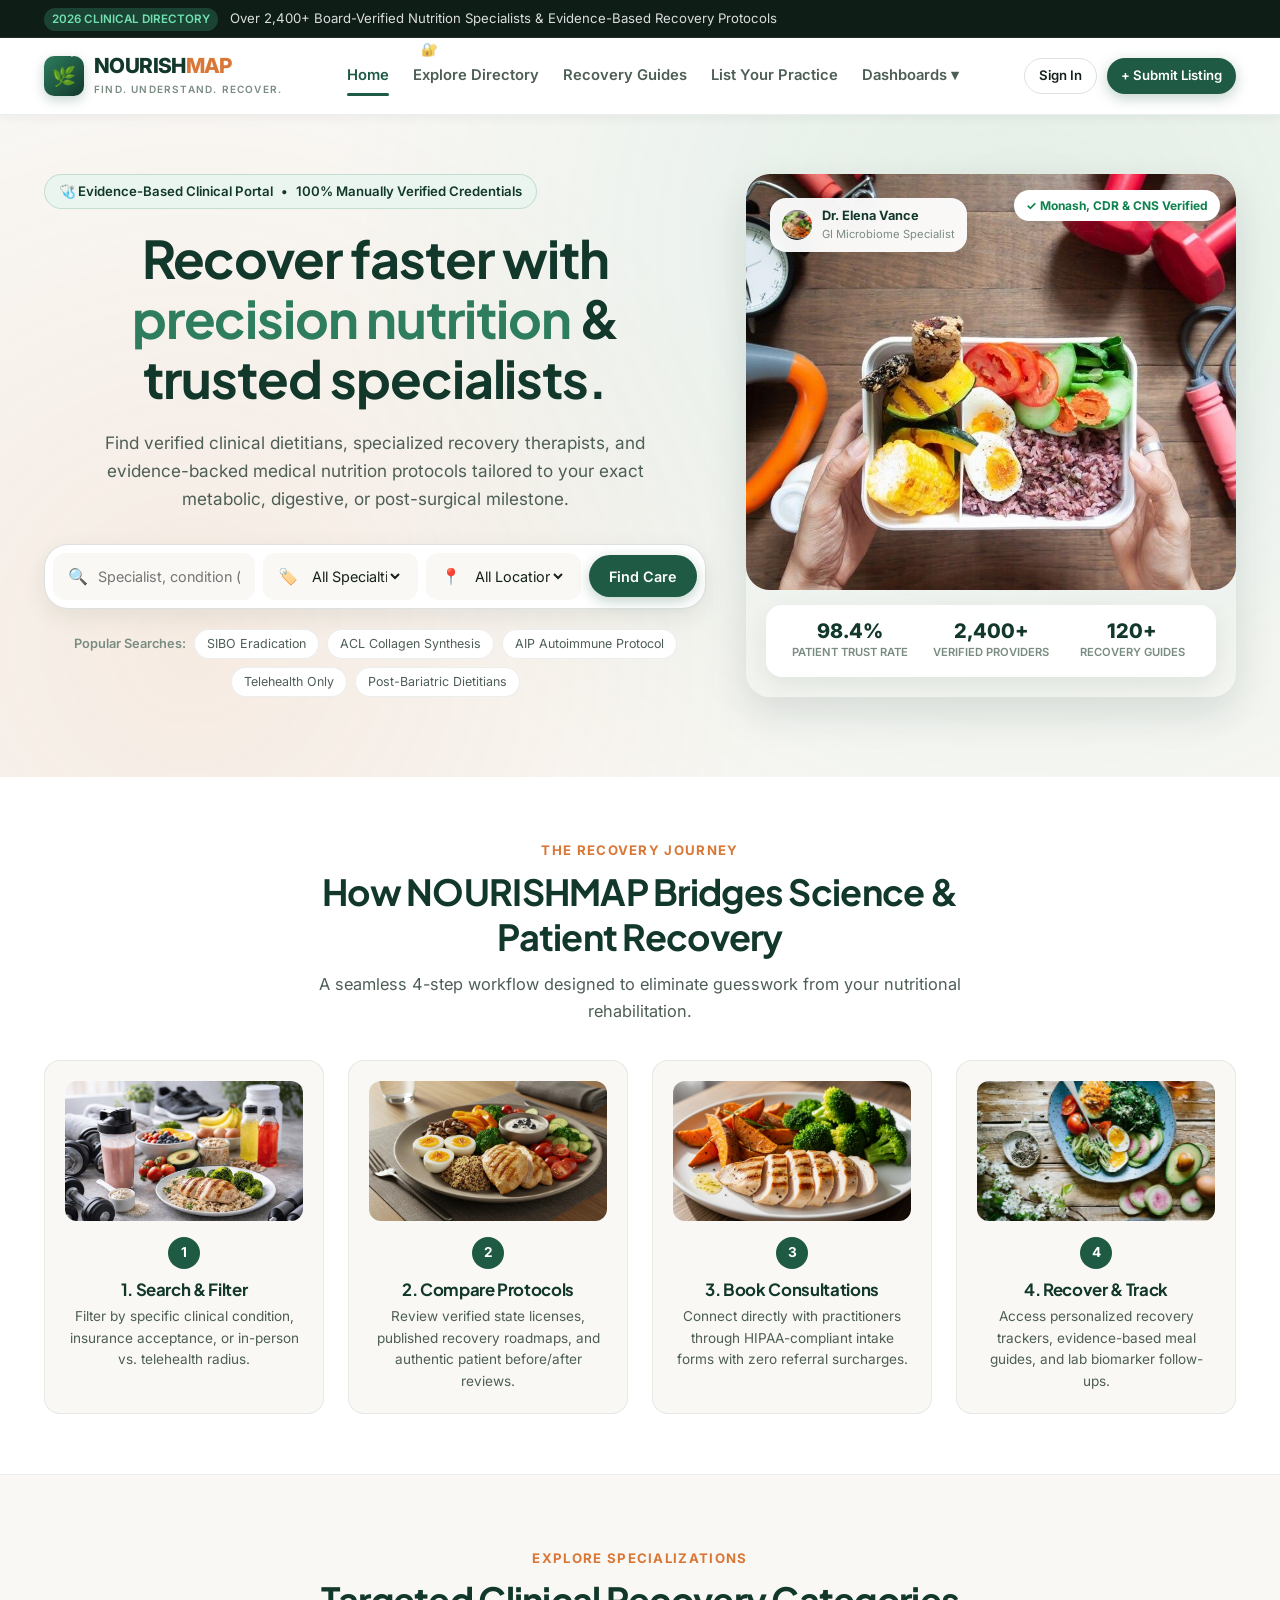
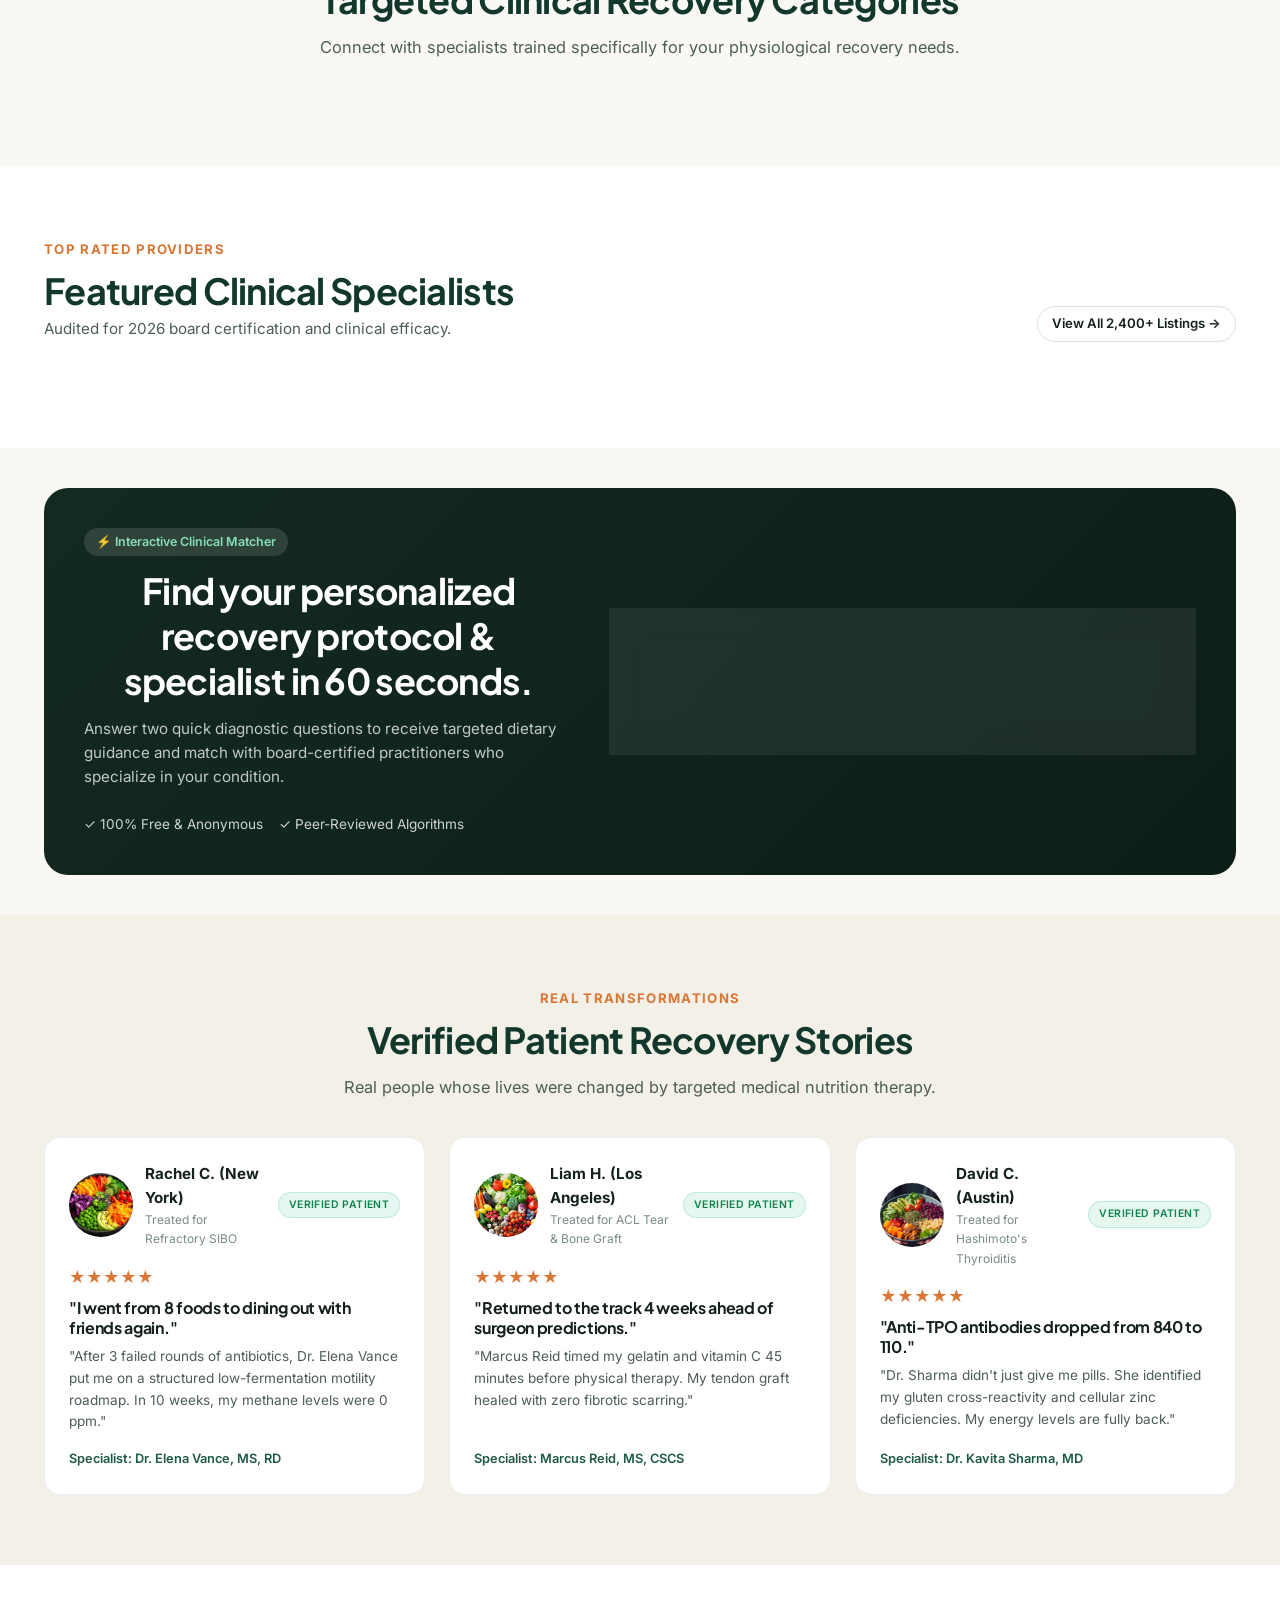
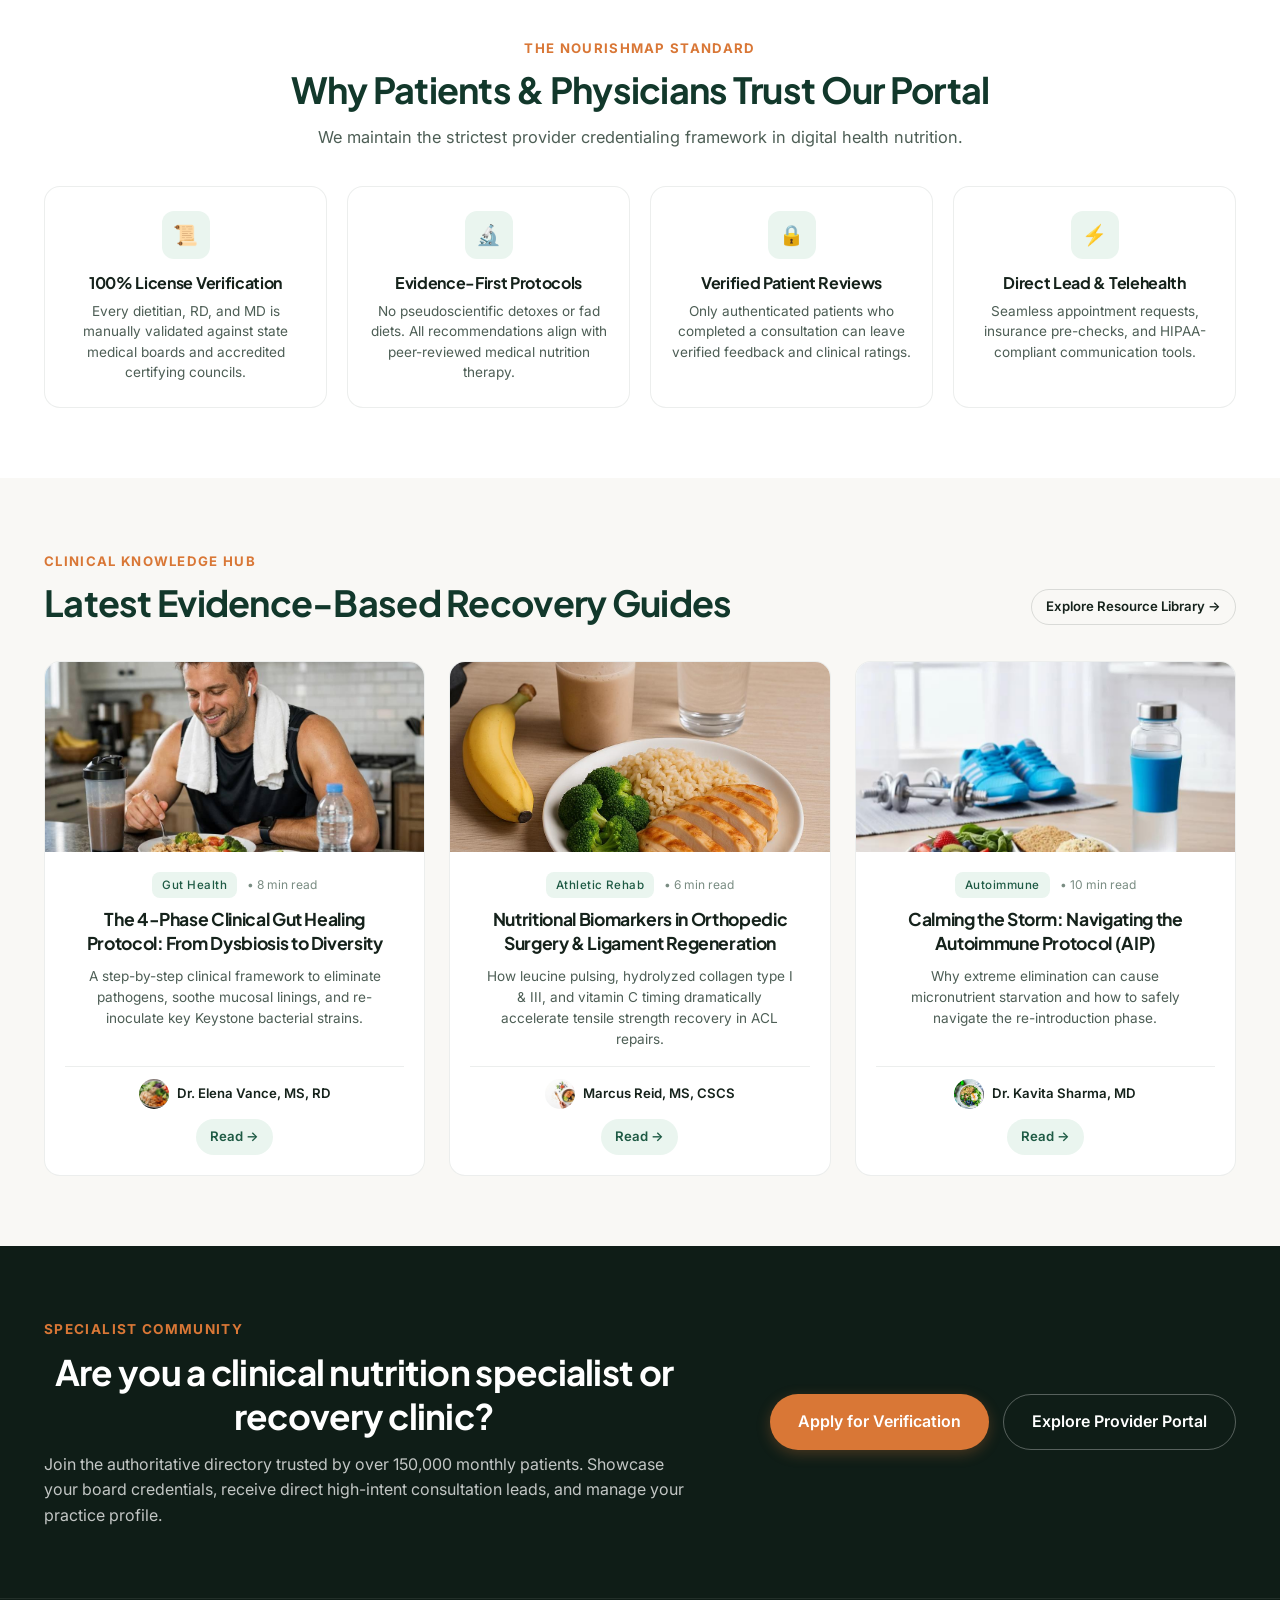
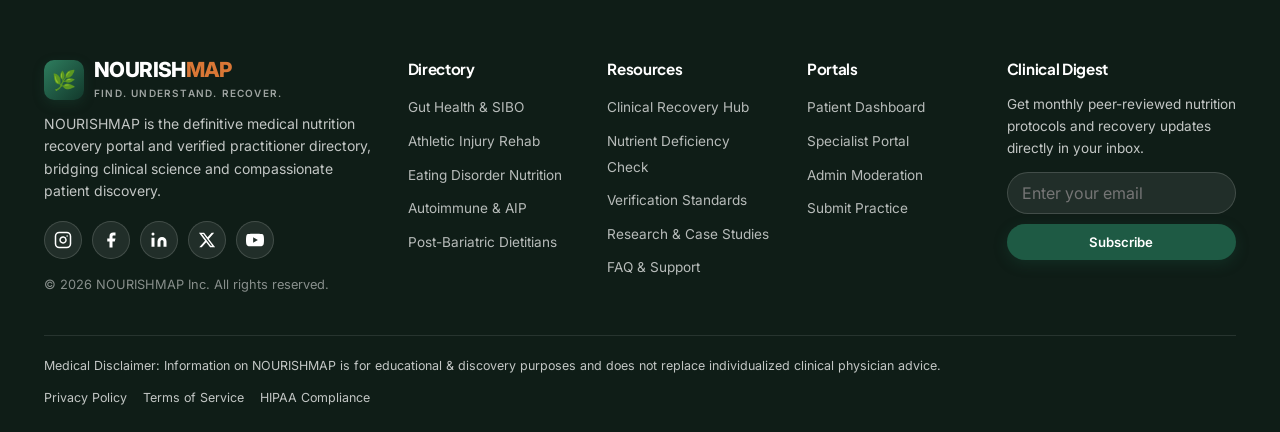
<file: index.html>
<!DOCTYPE html>
<html lang="en">
<head>
  <meta charset="UTF-8">
  <meta name="viewport" content="width=device-width, initial-scale=1.0">
  <title>NOURISHMAP — Nutrition Recovery Guide & Directory Portal | Find. Understand. Recover.</title>
  <meta name="description" content="Discover verified clinical nutritionists, dietitians, and specialized recovery protocols for Gut Health, Post-Bariatric, Eating Disorders, Autoimmune, and Athletic Injury.">
  
  <!-- Favicon -->
  <link rel="icon" type="image/svg+xml" href="images/favicon.svg">
  <link rel="alternate icon" href="favicon.svg">
  
  <!-- Fonts -->
  <link rel="preconnect" href="https://fonts.googleapis.com">
  <link rel="preconnect" href="https://fonts.gstatic.com" crossorigin>
  <link href="https://fonts.googleapis.com/css2?family=Fraunces:ital,opsz,wght@0,9..144,600;0,9..144,700;1,9..144,600&family=Inter:wght@400;500;600;700&family=Plus+Jakarta+Sans:wght@500;600;700;800&display=swap" rel="stylesheet">
  
  <!-- Stylesheet -->
  <link rel="stylesheet" href="css/styles.css">
</head>
<body data-page="home" class="has-topbar">

  <!-- Top Announcement Bar -->
  <div class="topbar">
    <div class="container topbar-content">
      <div>
        <span class="topbar-badge">2026 CLINICAL DIRECTORY</span>
        <span>Over 2,400+ Board-Verified Nutrition Specialists & Evidence-Based Recovery Protocols</span>
      </div>
      <div class="topbar-links">
        <a href="submit.html" class="topbar-link">Are you a Specialist? <strong>Join the Directory</strong></a>
        <a href="guides.html" class="topbar-link">Clinical Guides</a>
        <a href="login.html" class="topbar-link">🔐 Sign In / Account</a>
      </div>
    </div>
  </div>

  <!-- Header -->
  <header class="site-header">
    <div class="container header-inner">
      <a href="index.html" class="brand-logo">
        <div class="brand-icon">🌿</div>
        <div>
          <span class="brand-name">NOURISH<span>MAP</span></span>
          <span class="brand-tagline">Find. Understand. Recover.</span>
        </div>
      </a>

      <nav class="nav-desktop">
        <a href="index.html" class="nav-link active">Home</a>
        <a href="directory.html" class="nav-link">Explore Directory</a>
        <a href="guides.html" class="nav-link">Recovery Guides</a>
        <a href="submit.html" class="nav-link">List Your Practice</a>
        
        <!-- Dashboard Dropdown -->
        <div class="dashboard-dropdown">
          <a href="#" class="nav-link" style="gap:4px;">Dashboards ▾</a>
          <div class="dropdown-menu">
            <a href="user-dashboard.html" class="dropdown-item">👤 Patient / User Dashboard</a>
            <a href="owner-dashboard.html" class="dropdown-item">🩺 Specialist Practice Portal</a>
            <a href="admin-dashboard.html" class="dropdown-item">⚙️ Admin Moderation Center</a>
          </div>
        </div>
      </nav>

      <div class="header-actions">
        <a href="login.html" class="btn btn-outline btn-sm">Sign In</a>
        <a href="submit.html" class="btn btn-primary btn-sm">+ Submit Listing</a>
        <button class="mobile-toggle" aria-label="Toggle Navigation">☰</button>
      </div>
    </div>
  </header>

  <!-- Hero Section with Rich Visuals -->
  <section class="hero-section">
    <div class="container hero-grid">
      <div>
        <div class="hero-badge">
          <span>🩺 Evidence-Based Clinical Portal</span>
          <span>•</span>
          <span>100% Manually Verified Credentials</span>
        </div>
        <h1 class="hero-title">
          Recover faster with <span class="highlight">precision nutrition</span> & trusted specialists.
        </h1>
        <p class="hero-description">
          Find verified clinical dietitians, specialized recovery therapists, and evidence-backed medical nutrition protocols tailored to your exact metabolic, digestive, or post-surgical milestone.
        </p>

        <!-- Smart Search Box -->
        <div class="hero-search-box">
          <form class="search-form" action="directory.html" method="GET">
            <div class="search-field">
              <span>🔍</span>
              <input type="text" name="q" placeholder="Specialist, condition (e.g. SIBO, ACL, AIP)...">
            </div>
            <div class="search-field">
              <span>🏷️</span>
              <select name="category">
                <option value="all">All Specialties</option>
                <option value="gut-health">Gut Health & SIBO</option>
                <option value="sports-injury">Athletic Injury & Rehab</option>
                <option value="ed-recovery">Eating Disorder Nutrition</option>
                <option value="autoimmune-chronic">Autoimmune & Fatigue</option>
                <option value="post-bariatric">Post-Bariatric</option>
                <option value="oncology-rehab">Oncology Recovery</option>
              </select>
            </div>
            <div class="search-field">
              <span>📍</span>
              <select name="loc">
                <option value="">All Locations / Telehealth</option>
                <option value="New York, NY">New York, NY</option>
                <option value="Los Angeles, CA">Los Angeles, CA</option>
                <option value="Chicago, IL">Chicago, IL</option>
                <option value="Austin, TX">Austin, TX</option>
                <option value="Seattle, WA">Seattle, WA</option>
                <option value="San Francisco, CA">San Francisco, CA</option>
                <option value="Boston, MA">Boston, MA</option>
                <option value="Miami, FL">Miami, FL</option>
                <option value="Denver, CO">Denver, CO</option>
              </select>
            </div>
            <button type="submit" class="btn btn-primary">Find Care</button>
          </form>
        </div>

        <div class="search-tags">
          <span class="search-tag-label">Popular Searches:</span>
          <a href="directory.html?q=SIBO" class="tag-btn">SIBO Eradication</a>
          <a href="directory.html?q=ACL" class="tag-btn">ACL Collagen Synthesis</a>
          <a href="directory.html?q=AIP" class="tag-btn">AIP Autoimmune Protocol</a>
          <a href="directory.html?q=Telehealth" class="tag-btn">Telehealth Only</a>
          <a href="directory.html?q=Bariatric" class="tag-btn">Post-Bariatric Dietitians</a>
        </div>
      </div>

      <!-- Hero Visual Showcase -->
      <div class="hero-visual-card">
        <div class="hero-image-wrapper">
          <img src="images/image-11.png" alt="Clinical Nutrition Consultation">
        </div>
        <div class="hero-verified-tag">
          <span>✓ Monash, CDR & CNS Verified</span>
        </div>
        
        <!-- Floating Doctor Preview Mini Card -->
        <div style="position:absolute; top:24px; left:24px; background:rgba(255,255,255,0.95); backdrop-filter:blur(8px); padding:8px 12px; border-radius:var(--radius-lg); display:flex; align-items:center; gap:10px; box-shadow:var(--shadow-md);">
          <img src="images/image-2.png" class="avatar-sm" alt="Dr. Elena Vance">
          <div>
            <div style="font-size:0.8rem; font-weight:700; color:var(--primary-dark);">Dr. Elena Vance</div>
            <div style="font-size:0.7rem; color:var(--text-muted);">GI Microbiome Specialist</div>
          </div>
        </div>

        <div class="hero-floating-stat">
          <div class="stat-item">
            <div class="stat-num">98.4%</div>
            <div class="stat-label">Patient Trust Rate</div>
          </div>
          <div class="stat-item">
            <div class="stat-num">2,400+</div>
            <div class="stat-label">Verified Providers</div>
          </div>
          <div class="stat-item">
            <div class="stat-num">120+</div>
            <div class="stat-label">Recovery Guides</div>
          </div>
        </div>
      </div>
    </div>
  </section>

  <!-- How It Works: 4-Step Recovery Discovery Diagram -->
  <section style="padding: 60px 0; background:#ffffff; border-bottom:1px solid var(--border-light);">
    <div class="container">
      <div class="section-header text-center">
        <span class="section-eyebrow">The Recovery Journey</span>
        <h2 class="section-title">How NOURISHMAP Bridges Science & Patient Recovery</h2>
        <p class="section-subtitle">A seamless 4-step workflow designed to eliminate guesswork from your nutritional rehabilitation.</p>
      </div>

      <div style="display:grid; grid-template-columns: repeat(auto-fit, minmax(240px, 1fr)); gap:24px;">
        
        <div style="background:var(--bg-main); border-radius:var(--radius-lg); overflow:hidden; border:1px solid var(--border-light); padding:20px; text-align:center; display:flex; flex-direction:column;">
          <div class="step-card-img">
            <img src="images/image-14.png" alt="Search and Diagnostic Match">
          </div>
          <div style="width:32px; height:32px; border-radius:50%; background:var(--primary); color:#ffffff; display:flex; align-items:center; justify-content:center; margin:0 auto 10px; font-weight:700; font-size:0.85rem;">1</div>
          <h4 style="font-size:1.05rem; margin-bottom:6px; color:var(--primary-dark);">1. Search & Filter</h4>
          <p style="font-size:0.85rem; color:var(--text-secondary);">Filter by specific clinical condition, insurance acceptance, or in-person vs. telehealth radius.</p>
        </div>

        <div style="background:var(--bg-main); border-radius:var(--radius-lg); overflow:hidden; border:1px solid var(--border-light); padding:20px; text-align:center; display:flex; flex-direction:column;">
          <div class="step-card-img">
            <img src="images/image-15.png" alt="Compare Credentials">
          </div>
          <div style="width:32px; height:32px; border-radius:50%; background:var(--primary); color:#ffffff; display:flex; align-items:center; justify-content:center; margin:0 auto 10px; font-weight:700; font-size:0.85rem;">2</div>
          <h4 style="font-size:1.05rem; margin-bottom:6px; color:var(--primary-dark);">2. Compare Protocols</h4>
          <p style="font-size:0.85rem; color:var(--text-secondary);">Review verified state licenses, published recovery roadmaps, and authentic patient before/after reviews.</p>
        </div>

        <div style="background:var(--bg-main); border-radius:var(--radius-lg); overflow:hidden; border:1px solid var(--border-light); padding:20px; text-align:center; display:flex; flex-direction:column;">
          <div class="step-card-img">
            <img src="images/image-16.png" alt="Direct Appointment Scheduler">
          </div>
          <div style="width:32px; height:32px; border-radius:50%; background:var(--primary); color:#ffffff; display:flex; align-items:center; justify-content:center; margin:0 auto 10px; font-weight:700; font-size:0.85rem;">3</div>
          <h4 style="font-size:1.05rem; margin-bottom:6px; color:var(--primary-dark);">3. Book Consultations</h4>
          <p style="font-size:0.85rem; color:var(--text-secondary);">Connect directly with practitioners through HIPAA-compliant intake forms with zero referral surcharges.</p>
        </div>

        <div style="background:var(--bg-main); border-radius:var(--radius-lg); overflow:hidden; border:1px solid var(--border-light); padding:20px; text-align:center; display:flex; flex-direction:column;">
          <div class="step-card-img">
            <img src="images/image-17.png" alt="Heal with Milestones">
          </div>
          <div style="width:32px; height:32px; border-radius:50%; background:var(--primary); color:#ffffff; display:flex; align-items:center; justify-content:center; margin:0 auto 10px; font-weight:700; font-size:0.85rem;">4</div>
          <h4 style="font-size:1.05rem; margin-bottom:6px; color:var(--primary-dark);">4. Recover & Track</h4>
          <p style="font-size:0.85rem; color:var(--text-secondary);">Access personalized recovery trackers, evidence-based meal guides, and lab biomarker follow-ups.</p>
        </div>

      </div>
    </div>
  </section>

  <!-- Categories Grid Section with Visual Thumbnails -->
  <section style="padding: 70px 0; background: var(--bg-main);">
    <div class="container">
      <div class="section-header text-center">
        <span class="section-eyebrow">Explore Specializations</span>
        <h2 class="section-title">Targeted Clinical Recovery Categories</h2>
        <p class="section-subtitle">Connect with specialists trained specifically for your physiological recovery needs.</p>
      </div>

      <div class="categories-grid" id="featuredCategories">
        <!-- Injected via JavaScript -->
      </div>
    </div>
  </section>

  <!-- Featured Verified Listings Carousel/Grid -->
  <section style="padding: 70px 0; background: #ffffff;">
    <div class="container">
      <div style="display:flex; justify-content:space-between; align-items:flex-end; margin-bottom: 36px; flex-wrap:wrap; gap:16px;">
        <div>
          <span class="section-eyebrow">Top Rated Providers</span>
          <h2 class="section-title" style="margin-bottom:0;">Featured Clinical Specialists</h2>
          <p style="color:var(--text-secondary); font-size:0.95rem; margin-top:4px;">Audited for 2026 board certification and clinical efficacy.</p>
        </div>
        <a href="directory.html" class="btn btn-outline btn-sm">View All 2,400+ Listings →</a>
      </div>

      <div class="listings-grid" id="featuredListingsGrid">
        <!-- Injected via JavaScript -->
      </div>
    </div>
  </section>

  <!-- Interactive Recovery Readiness Quiz Section -->
  <section class="container">
    <div class="interactive-quiz-section">
      <div class="quiz-grid">
        <div>
          <span class="quiz-badge">⚡ Interactive Clinical Matcher</span>
          <h2 class="quiz-title">Find your personalized recovery protocol & specialist in 60 seconds.</h2>
          <p class="quiz-desc">
            Answer two quick diagnostic questions to receive targeted dietary guidance and match with board-certified practitioners who specialize in your condition.
          </p>
          <div style="margin-top:24px; display:flex; gap:16px; font-size:0.85rem; color:rgba(255,255,255,0.8);">
            <span>✓ 100% Free & Anonymous</span>
            <span>✓ Peer-Reviewed Algorithms</span>
          </div>
        </div>

        <div class="quiz-card">
          <div class="quiz-step-indicator">
            <span id="quizStepText">Step 1 of 2</span>
            <span>NOURISHMAP Engine</span>
          </div>
          <h3 id="quizTitle" style="color:#ffffff; font-size:1.15rem; margin-bottom:16px;">What is your primary recovery or nutritional challenge?</h3>
          <div class="quiz-options" id="quizOptions">
            <!-- Injected via JS -->
          </div>
          <div class="quiz-result-box" id="quizResultBox">
            <!-- Results Injected -->
          </div>
        </div>
      </div>
    </div>
  </section>

  <!-- Patient Recovery Transformation Case Studies -->
  <section style="padding: 70px 0; background: var(--bg-subtle);">
    <div class="container">
      <div class="section-header text-center">
        <span class="section-eyebrow">Real Transformations</span>
        <h2 class="section-title">Verified Patient Recovery Stories</h2>
        <p class="section-subtitle">Real people whose lives were changed by targeted medical nutrition therapy.</p>
      </div>

      <div style="display:grid; grid-template-columns: repeat(auto-fit, minmax(320px, 1fr)); gap:24px;">
        
        <div style="background:#ffffff; border-radius:var(--radius-lg); border:1px solid var(--border-light); padding:24px; display:flex; flex-direction:column; height:100%;">
          <div style="display:flex; align-items:center; gap:12px; margin-bottom:16px;">
            <img src="images/q (4).png" class="avatar-lg" alt="Rachel C.">
            <div>
              <div style="font-weight:700; font-size:0.95rem;">Rachel C. (New York)</div>
              <div style="font-size:0.75rem; color:var(--text-muted);">Treated for Refractory SIBO</div>
            </div>
            <span class="badge badge-verified" style="margin-left:auto; font-size:0.65rem;">Verified Patient</span>
          </div>
          <div style="color:#d97736; margin-bottom:8px;">★★★★★</div>
          <h4 style="font-size:1rem; margin-bottom:8px;">"I went from 8 foods to dining out with friends again."</h4>
          <p style="font-size:0.85rem; color:var(--text-secondary); line-height:1.6; margin-bottom:16px;">
            "After 3 failed rounds of antibiotics, Dr. Elena Vance put me on a structured low-fermentation motility roadmap. In 10 weeks, my methane levels were 0 ppm."
          </p>
          <div style="margin-top:auto; font-size:0.8rem; color:var(--primary); font-weight:600;">
            Specialist: Dr. Elena Vance, MS, RD
          </div>
        </div>

        <div style="background:#ffffff; border-radius:var(--radius-lg); border:1px solid var(--border-light); padding:24px; display:flex; flex-direction:column; height:100%;">
          <div style="display:flex; align-items:center; gap:12px; margin-bottom:16px;">
            <img src="images/q (5).png" class="avatar-lg" alt="Liam H.">
            <div>
              <div style="font-weight:700; font-size:0.95rem;">Liam H. (Los Angeles)</div>
              <div style="font-size:0.75rem; color:var(--text-muted);">Treated for ACL Tear & Bone Graft</div>
            </div>
            <span class="badge badge-verified" style="margin-left:auto; font-size:0.65rem;">Verified Patient</span>
          </div>
          <div style="color:#d97736; margin-bottom:8px;">★★★★★</div>
          <h4 style="font-size:1rem; margin-bottom:8px;">"Returned to the track 4 weeks ahead of surgeon predictions."</h4>
          <p style="font-size:0.85rem; color:var(--text-secondary); line-height:1.6; margin-bottom:16px;">
            "Marcus Reid timed my gelatin and vitamin C 45 minutes before physical therapy. My tendon graft healed with zero fibrotic scarring."
          </p>
          <div style="margin-top:auto; font-size:0.8rem; color:var(--primary); font-weight:600;">
            Specialist: Marcus Reid, MS, CSCS
          </div>
        </div>

        <div style="background:#ffffff; border-radius:var(--radius-lg); border:1px solid var(--border-light); padding:24px; display:flex; flex-direction:column; height:100%;">
          <div style="display:flex; align-items:center; gap:12px; margin-bottom:16px;">
            <img src="images/q (7).png" class="avatar-lg" alt="David C.">
            <div>
              <div style="font-weight:700; font-size:0.95rem;">David C. (Austin)</div>
              <div style="font-size:0.75rem; color:var(--text-muted);">Treated for Hashimoto's Thyroiditis</div>
            </div>
            <span class="badge badge-verified" style="margin-left:auto; font-size:0.65rem;">Verified Patient</span>
          </div>
          <div style="color:#d97736; margin-bottom:8px;">★★★★★</div>
          <h4 style="font-size:1rem; margin-bottom:8px;">"Anti-TPO antibodies dropped from 840 to 110."</h4>
          <p style="font-size:0.85rem; color:var(--text-secondary); line-height:1.6; margin-bottom:16px;">
            "Dr. Sharma didn't just give me pills. She identified my gluten cross-reactivity and cellular zinc deficiencies. My energy levels are fully back."
          </p>
          <div style="margin-top:auto; font-size:0.8rem; color:var(--primary); font-weight:600;">
            Specialist: Dr. Kavita Sharma, MD
          </div>
        </div>

      </div>
    </div>
  </section>

  <!-- Trust & Verification Pillars -->
  <section style="padding: 70px 0; background:#ffffff;">
    <div class="container">
      <div class="section-header text-center">
        <span class="section-eyebrow">The NOURISHMAP Standard</span>
        <h2 class="section-title">Why Patients & Physicians Trust Our Portal</h2>
        <p class="section-subtitle">We maintain the strictest provider credentialing framework in digital health nutrition.</p>
      </div>

      <div class="trust-pillars">
        <div class="trust-pillar-card">
          <div class="trust-icon">📜</div>
          <h3 class="trust-pillar-title">100% License Verification</h3>
          <p class="trust-pillar-desc">Every dietitian, RD, and MD is manually validated against state medical boards and accredited certifying councils.</p>
        </div>
        <div class="trust-pillar-card">
          <div class="trust-icon">🔬</div>
          <h3 class="trust-pillar-title">Evidence-First Protocols</h3>
          <p class="trust-pillar-desc">No pseudoscientific detoxes or fad diets. All recommendations align with peer-reviewed medical nutrition therapy.</p>
        </div>
        <div class="trust-pillar-card">
          <div class="trust-icon">🔒</div>
          <h3 class="trust-pillar-title">Verified Patient Reviews</h3>
          <p class="trust-pillar-desc">Only authenticated patients who completed a consultation can leave verified feedback and clinical ratings.</p>
        </div>
        <div class="trust-pillar-card">
          <div class="trust-icon">⚡</div>
          <h3 class="trust-pillar-title">Direct Lead & Telehealth</h3>
          <p class="trust-pillar-desc">Seamless appointment requests, insurance pre-checks, and HIPAA-compliant communication tools.</p>
        </div>
      </div>
    </div>
  </section>

  <!-- Editorial Recovery Guides Preview with Visuals -->
  <section style="padding: 70px 0; background: var(--bg-main);">
    <div class="container">
      <div style="display:flex; justify-content:space-between; align-items:flex-end; margin-bottom: 36px; flex-wrap:wrap; gap:16px;">
        <div>
          <span class="section-eyebrow">Clinical Knowledge Hub</span>
          <h2 class="section-title" style="margin-bottom:0;">Latest Evidence-Based Recovery Guides</h2>
        </div>
        <a href="guides.html" class="btn btn-outline btn-sm">Explore Resource Library →</a>
      </div>

      <div class="guides-grid">
        <div class="guide-card">
          <div class="guide-img-box">
            <img src="images/image-7.png" alt="Gut healing protocol">
          </div>
          <div class="guide-content">
            <div class="guide-meta">
              <span class="badge badge-tag">Gut Health</span>
              <span>• 8 min read</span>
            </div>
            <h3 class="guide-title"><a href="guides.html">The 4-Phase Clinical Gut Healing Protocol: From Dysbiosis to Diversity</a></h3>
            <p class="guide-excerpt">A step-by-step clinical framework to eliminate pathogens, soothe mucosal linings, and re-inoculate key Keystone bacterial strains.</p>
            <div class="guide-footer">
              <div class="guide-author">
                <img src="images/image-2.png" class="guide-author-avatar" alt="Dr. Vance">
                <span>Dr. Elena Vance, MS, RD</span>
              </div>
              <a href="guides.html" class="btn btn-sm btn-subtle">Read →</a>
            </div>
          </div>
        </div>

        <div class="guide-card">
          <div class="guide-img-box">
            <img src="images/image-8.png" alt="Collagen synthesis">
          </div>
          <div class="guide-content">
            <div class="guide-meta">
              <span class="badge badge-tag">Athletic Rehab</span>
              <span>• 6 min read</span>
            </div>
            <h3 class="guide-title"><a href="guides.html">Nutritional Biomarkers in Orthopedic Surgery & Ligament Regeneration</a></h3>
            <p class="guide-excerpt">How leucine pulsing, hydrolyzed collagen type I & III, and vitamin C timing dramatically accelerate tensile strength recovery in ACL repairs.</p>
            <div class="guide-footer">
              <div class="guide-author">
                <img src="images/image-1.png" class="guide-author-avatar" alt="Marcus Reid">
                <span>Marcus Reid, MS, CSCS</span>
              </div>
              <a href="guides.html" class="btn btn-sm btn-subtle">Read →</a>
            </div>
          </div>
        </div>

        <div class="guide-card">
          <div class="guide-img-box">
            <img src="images/image-9.png" alt="AIP Protocol">
          </div>
          <div class="guide-content">
            <div class="guide-meta">
              <span class="badge badge-tag">Autoimmune</span>
              <span>• 10 min read</span>
            </div>
            <h3 class="guide-title"><a href="guides.html">Calming the Storm: Navigating the Autoimmune Protocol (AIP)</a></h3>
            <p class="guide-excerpt">Why extreme elimination can cause micronutrient starvation and how to safely navigate the re-introduction phase.</p>
            <div class="guide-footer">
              <div class="guide-author">
                <img src="images/image-4.png" class="guide-author-avatar" alt="Dr. Sharma">
                <span>Dr. Kavita Sharma, MD</span>
              </div>
              <a href="guides.html" class="btn btn-sm btn-subtle">Read →</a>
            </div>
          </div>
        </div>
      </div>
    </div>
  </section>

  <!-- Provider CTA Banner with Images -->
  <section style="background: var(--bg-dark); color:#ffffff; padding: 70px 0;">
    <div class="container" style="display:flex; justify-content:space-between; align-items:center; flex-wrap:wrap; gap:32px;">
      <div style="max-width:640px;">
        <span style="color:var(--secondary); font-weight:700; font-size:0.85rem; text-transform:uppercase; letter-spacing:0.1em;">Specialist Community</span>
        <h2 style="color:#ffffff; font-size:2.2rem; margin:8px 0 14px;">Are you a clinical nutrition specialist or recovery clinic?</h2>
        <p style="color:rgba(255,255,255,0.75); font-size:1rem; line-height:1.6;">
          Join the authoritative directory trusted by over 150,000 monthly patients. Showcase your board credentials, receive direct high-intent consultation leads, and manage your practice profile.
        </p>
      </div>
      <div style="display:flex; gap:14px; flex-wrap:wrap;">
        <a href="submit.html" class="btn btn-secondary btn-lg">Apply for Verification</a>
        <a href="owner-dashboard.html" class="btn btn-outline btn-lg" style="color:#ffffff; border-color:rgba(255,255,255,0.3);">Explore Provider Portal</a>
      </div>
    </div>
  </section>

  <!-- Compare Modal -->
  <div class="modal-backdrop" id="compareModal">
    <div class="modal-content" style="max-width:800px;">
      <button class="modal-close-btn" onclick="document.getElementById('compareModal').classList.remove('open')">✕</button>
      <h3 style="font-size:1.4rem; color:var(--primary-dark); margin-bottom:18px;">Specialist Side-by-Side Comparison</h3>
      <div id="compareModalBody">
        <!-- Content Injected via JS -->
      </div>
    </div>
  </div>

  <!-- Footer -->
  <footer class="site-footer">
    <div class="container">
      <div class="footer-grid">
        <div class="footer-brand">
          <a href="index.html" class="brand-logo">
            <div class="brand-icon">🌿</div>
            <div>
              <span class="brand-name">NOURISH<span style="color:var(--secondary)">MAP</span></span>
              <span class="brand-tagline" style="color:rgba(255,255,255,0.6);">Find. Understand. Recover.</span>
            </div>
          </a>
          <p>
            NOURISHMAP is the definitive medical nutrition recovery portal and verified practitioner directory, bridging clinical science and compassionate patient discovery.
          </p>
          <div class="footer-social-links">
            <a href="https://instagram.com" class="footer-social-icon" target="_blank" rel="noopener noreferrer" title="Instagram" aria-label="Instagram">
              <svg width="18" height="18" viewBox="0 0 24 24" fill="none" stroke="currentColor" stroke-width="2" stroke-linecap="round" stroke-linejoin="round"><rect x="2" y="2" width="20" height="20" rx="5" ry="5"></rect><path d="M16 11.37A4 4 0 1 1 12.63 8 4 4 0 0 1 16 11.37z"></path><line x1="17.5" y1="6.5" x2="17.51" y2="6.5"></line></svg>
            </a>
            <a href="https://facebook.com" class="footer-social-icon" target="_blank" rel="noopener noreferrer" title="Facebook" aria-label="Facebook">
              <svg width="18" height="18" viewBox="0 0 24 24" fill="currentColor"><path d="M18 2h-3a5 5 0 0 0-5 5v3H7v4h3v8h4v-8h3l1-4h-4V7a1 1 0 0 1 1-1h3z"></path></svg>
            </a>
            <a href="https://linkedin.com" class="footer-social-icon" target="_blank" rel="noopener noreferrer" title="LinkedIn" aria-label="LinkedIn">
              <svg width="18" height="18" viewBox="0 0 24 24" fill="currentColor"><path d="M16 8a6 6 0 0 1 6 6v7h-4v-7a2 2 0 0 0-2-2 2 2 0 0 0-2 2v7h-4v-7a6 6 0 0 1 6-6z"></path><rect x="2" y="9" width="4" height="12"></rect><circle cx="4" cy="4" r="2"></circle></svg>
            </a>
            <a href="https://x.com" class="footer-social-icon" target="_blank" rel="noopener noreferrer" title="X / Twitter" aria-label="X">
              <svg width="18" height="18" viewBox="0 0 24 24" fill="currentColor"><path d="M18.244 2.25h3.308l-7.227 8.26 8.502 11.24H16.17l-5.214-6.817L4.99 21.75H1.68l7.73-8.835L1.254 2.25H8.08l4.713 6.231zm-1.161 17.52h1.833L7.084 4.126H5.117z"></path></svg>
            </a>
            <a href="https://youtube.com" class="footer-social-icon" target="_blank" rel="noopener noreferrer" title="YouTube" aria-label="YouTube">
              <svg width="18" height="18" viewBox="0 0 24 24" fill="currentColor"><path d="M23.498 6.186a3.016 3.016 0 0 0-2.122-2.136C19.505 3.545 12 3.545 12 3.545s-7.505 0-9.377.505A3.017 3.017 0 0 0 .502 6.186C0 8.07 0 12 0 12s0 3.93.502 5.814a3.016 3.016 0 0 0 2.122 2.136c1.871.505 9.376.505 9.376.505s7.505 0 9.377-.505a3.015 3.015 0 0 0 2.122-2.136C24 15.93 24 12 24 12s0-3.93-.502-5.814zM9.545 15.568V8.432L15.818 12l-6.273 3.568z"></path></svg>
            </a>
          </div>
          <div style="font-size:0.8rem; color:rgba(255,255,255,0.5);">
            © 2026 NOURISHMAP Inc. All rights reserved.
          </div>
        </div>

        <div>
          <h4 class="footer-heading">Directory</h4>
          <ul class="footer-links">
            <li class="footer-link"><a href="directory.html?category=gut-health">Gut Health & SIBO</a></li>
            <li class="footer-link"><a href="directory.html?category=sports-injury">Athletic Injury Rehab</a></li>
            <li class="footer-link"><a href="directory.html?category=ed-recovery">Eating Disorder Nutrition</a></li>
            <li class="footer-link"><a href="directory.html?category=autoimmune-chronic">Autoimmune & AIP</a></li>
            <li class="footer-link"><a href="directory.html?category=post-bariatric">Post-Bariatric Dietitians</a></li>
          </ul>
        </div>

        <div>
          <h4 class="footer-heading">Resources</h4>
          <ul class="footer-links">
            <li class="footer-link"><a href="guides.html">Clinical Recovery Hub</a></li>
            <li class="footer-link"><a href="guides.html">Nutrient Deficiency Check</a></li>
            <li class="footer-link"><a href="submit.html">Verification Standards</a></li>
            <li class="footer-link"><a href="guides.html">Research & Case Studies</a></li>
            <li class="footer-link"><a href="submit.html">FAQ & Support</a></li>
          </ul>
        </div>

        <div>
          <h4 class="footer-heading">Portals</h4>
          <ul class="footer-links">
            <li class="footer-link"><a href="user-dashboard.html">Patient Dashboard</a></li>
            <li class="footer-link"><a href="owner-dashboard.html">Specialist Portal</a></li>
            <li class="footer-link"><a href="admin-dashboard.html">Admin Moderation</a></li>
            <li class="footer-link"><a href="submit.html">Submit Practice</a></li>
          </ul>
        </div>

        <div class="footer-newsletter">
          <h4 class="footer-heading">Clinical Digest</h4>
          <p style="font-size:0.85rem; margin-bottom:12px;">Get monthly peer-reviewed nutrition protocols and recovery updates directly in your inbox.</p>
          <form onsubmit="event.preventDefault(); showToast('Subscribed to NOURISHMAP Clinical Digest!');">
            <input type="email" placeholder="Enter your email" required>
            <button type="submit" class="btn btn-primary btn-sm" style="width:100%;">Subscribe</button>
          </form>
        </div>
      </div>

      <div class="footer-bottom">
        <div>Medical Disclaimer: Information on NOURISHMAP is for educational & discovery purposes and does not replace individualized clinical physician advice.</div>
        <div style="display:flex; gap:16px;">
          <a href="#">Privacy Policy</a>
          <a href="#">Terms of Service</a>
          <a href="#">HIPAA Compliance</a>
        </div>
      </div>
    </div>
  </footer>

  <!-- Scripts -->
  <script src="js/data.js"></script>
  <script src="js/app.js"></script>
</body>
</html>
</file>
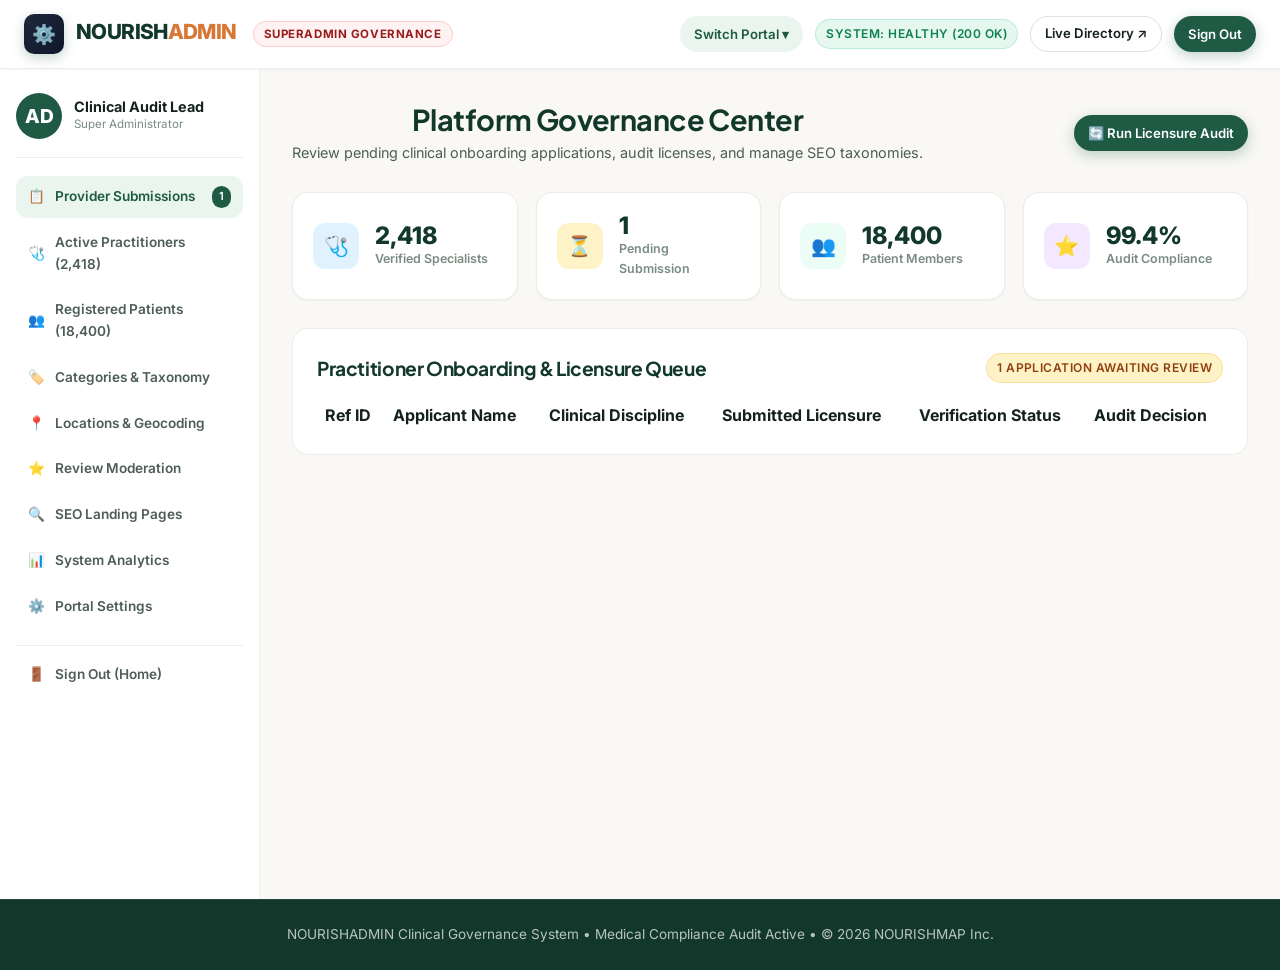
<file: admin-dashboard.html>
<!DOCTYPE html>
<html lang="en">
<head>
  <meta charset="UTF-8">
  <meta name="viewport" content="width=device-width, initial-scale=1.0">
  <title>Admin Moderation & Compliance Center — NOURISHMAP</title>
  <meta name="description" content="Platform administration center for managing directory listings, vetting provider medical credentials, category taxonomy, and site SEO.">
  
  <!-- Favicon -->
  <link rel="icon" type="image/svg+xml" href="images/favicon.svg">
  <link rel="alternate icon" href="favicon.svg">
  
  <!-- Fonts -->
  <link rel="preconnect" href="https://fonts.googleapis.com">
  <link rel="preconnect" href="https://fonts.gstatic.com" crossorigin>
  <link href="https://fonts.googleapis.com/css2?family=Fraunces:ital,opsz,wght@0,9..144,600;0,9..144,700;1,9..144,600&family=Inter:wght@400;500;600;700&family=Plus+Jakarta+Sans:wght@500;600;700;800&display=swap" rel="stylesheet">
  
  <!-- Stylesheet -->
  <link rel="stylesheet" href="css/styles.css">
</head>
<body data-page="admin-dashboard" style="padding-top:0 !important; background:var(--bg-main);">

  <!-- Dedicated SaaS Portal Header (Clean & Isolated) -->
  <header class="portal-app-header">
    <div style="display:flex; align-items:center; gap:16px;">
      <a href="index.html" class="portal-brand">
        <div class="brand-icon" style="background:linear-gradient(135deg, #1e293b, #0f172a);">⚙️</div>
        <div>
          <span class="brand-name">NOURISH<span>ADMIN</span></span>
        </div>
      </a>
      <span class="portal-pill" style="background:#fef2f2; color:#991b1b; border-color:#fecaca;">Superadmin Governance</span>
    </div>

    <div class="portal-nav-actions">
      <!-- Portal Role Switcher -->
      <div class="dashboard-dropdown">
        <button class="btn btn-sm btn-subtle" style="gap:6px;">Switch Portal ▾</button>
        <div class="dropdown-menu">
          <a href="user-dashboard.html" class="dropdown-item">👤 Patient / User Dashboard</a>
          <a href="owner-dashboard.html" class="dropdown-item">🩺 Specialist Practice Portal</a>
          <a href="admin-dashboard.html" class="dropdown-item" style="font-weight:700; color:var(--primary);">⚙️ Admin Moderation (Active)</a>
        </div>
      </div>

      <span class="badge badge-verified" style="font-size:0.75rem;">System: Healthy (200 OK)</span>
      <a href="directory.html" class="btn btn-outline btn-sm" target="_blank">Live Directory ↗</a>
      <button class="btn btn-primary btn-sm" onclick="handleDashboardLogout('Admin session closed. Returning to Home...')">Sign Out</button>
    </div>
  </header>

  <!-- Dashboard Layout -->
  <div class="dashboard-layout" style="min-height:calc(100vh - 70px);">
    
    <!-- Sidebar Navigation -->
    <aside class="dashboard-sidebar">
      <div class="dashboard-user-card">
        <div style="width:46px; height:46px; border-radius:50%; background:var(--primary); color:#ffffff; display:flex; align-items:center; justify-content:center; font-weight:800; font-size:1.2rem;">
          AD
        </div>
        <div>
          <div class="dashboard-user-name">Clinical Audit Lead</div>
          <div class="dashboard-user-role">Super Administrator</div>
        </div>
      </div>

      <ul class="dashboard-nav-list">
        <li class="dashboard-nav-item active"><a href="#submissions"><span>📋</span> Provider Submissions <span class="badge-count">1</span></a></li>
        <li class="dashboard-nav-item"><a href="#listings"><span>🩺</span> Active Practitioners (2,418)</a></li>
        <li class="dashboard-nav-item"><a href="#users"><span>👥</span> Registered Patients (18,400)</a></li>
        <li class="dashboard-nav-item"><a href="#categories"><span>🏷️</span> Categories & Taxonomy</a></li>
        <li class="dashboard-nav-item"><a href="#locations"><span>📍</span> Locations & Geocoding</a></li>
        <li class="dashboard-nav-item"><a href="#reviews"><span>⭐</span> Review Moderation</a></li>
        <li class="dashboard-nav-item"><a href="#seo"><span>🔍</span> SEO Landing Pages</a></li>
        <li class="dashboard-nav-item"><a href="#analytics"><span>📊</span> System Analytics</a></li>
        <li class="dashboard-nav-item"><a href="#settings"><span>⚙️</span> Portal Settings</a></li>
        <li class="dashboard-nav-item" style="margin-top: 14px; border-top: 1px solid var(--border-light); padding-top: 8px;"><a href="javascript:void(0)" onclick="handleDashboardLogout('Admin session closed. Returning to Home...')"><span style="color:var(--accent);">🚪</span> Sign Out (Home)</a></li>
      </ul>
    </aside>

    <!-- Main Content Area -->
    <main class="dashboard-main">
      
      <!-- Welcome Header -->
      <div class="dashboard-header">
        <div>
          <h1 style="font-size:1.8rem; color:var(--primary-dark); margin-bottom:4px;">Platform Governance Center</h1>
          <p style="color:var(--text-secondary); font-size:0.9rem;">Review pending clinical onboarding applications, audit licenses, and manage SEO taxonomies.</p>
        </div>
        <button class="btn btn-primary btn-sm" onclick="showToast('Triggering Automated 90-Day State Board Licensure Scan...')">🔄 Run Licensure Audit</button>
      </div>

      <!-- Quick KPI Stats -->
      <div class="dashboard-stats-grid">
        <div class="stat-card">
          <div class="stat-icon" style="background:#e0f2fe; color:#0369a1;">🩺</div>
          <div>
            <div class="stat-val">2,418</div>
            <div class="stat-title">Verified Specialists</div>
          </div>
        </div>

        <div class="stat-card">
          <div class="stat-icon" style="background:#fef3c7; color:#b45309;">⏳</div>
          <div>
            <div class="stat-val">1</div>
            <div class="stat-title">Pending Submission</div>
          </div>
        </div>

        <div class="stat-card">
          <div class="stat-icon" style="background:#ecfdf5; color:#047857;">👥</div>
          <div>
            <div class="stat-val">18,400</div>
            <div class="stat-title">Patient Members</div>
          </div>
        </div>

        <div class="stat-card">
          <div class="stat-icon" style="background:#f3e8ff; color:#7e22ce;">⭐</div>
          <div>
            <div class="stat-val">99.4%</div>
            <div class="stat-title">Audit Compliance</div>
          </div>
        </div>
      </div>

      <!-- TAB 1: PROVIDER SUBMISSIONS -->
      <div class="dashboard-tab-pane active" id="tab-submissions">
        <div style="background:#ffffff; border:1px solid var(--border-light); border-radius:var(--radius-lg); padding:24px; margin-bottom:32px;">
          <div style="display:flex; justify-content:space-between; align-items:center; margin-bottom:18px;">
            <h3 style="font-size:1.2rem; color:var(--primary-dark);">Practitioner Onboarding & Licensure Queue</h3>
            <span class="badge badge-featured" style="font-size:0.75rem;">1 Application Awaiting Review</span>
          </div>

          <div style="overflow-x:auto;">
            <table class="leads-table" style="width:100%;">
              <thead>
                <tr>
                  <th>Ref ID</th>
                  <th>Applicant Name</th>
                  <th>Clinical Discipline</th>
                  <th>Submitted Licensure</th>
                  <th>Verification Status</th>
                  <th>Audit Decision</th>
                </tr>
              </thead>
              <tbody id="adminSubmissionsTable">
                <!-- Injected via JS -->
              </tbody>
            </table>
          </div>
        </div>
      </div>

      <!-- TAB 2: ACTIVE PRACTITIONERS -->
      <div class="dashboard-tab-pane" id="tab-listings">
        <div style="display:flex; justify-content:space-between; align-items:center; margin-bottom:20px;">
          <h2 style="font-size:1.3rem; color:var(--primary-dark);">Active Practitioners Directory (2,418)</h2>
          <div style="display:flex; gap:10px;">
            <input type="text" class="form-control" style="width:240px; padding:6px 12px; font-size:0.85rem;" placeholder="Search by name / license...">
            <button class="btn btn-sm btn-outline" onclick="showToast('Exporting active practitioner database to CSV...')">Export CSV</button>
          </div>
        </div>

        <div style="display:grid; gap:12px; margin-bottom:32px;">
          <div style="background:#ffffff; border:1px solid var(--border-light); border-radius:var(--radius-md); padding:16px 20px; display:flex; justify-content:space-between; align-items:center; flex-wrap:wrap; gap:12px;">
            <div style="display:flex; gap:14px; align-items:center;">
              <img src="images/image-2.png" class="avatar-md" alt="Elena Vance">
              <div>
                <h4 style="font-size:1rem; margin-bottom:2px;">Dr. Elena Vance, MS, RD, CNS</h4>
                <div style="font-size:0.8rem; color:var(--text-muted);">Gut Health & SIBO • New York, NY • License #NY-004921</div>
              </div>
            </div>
            <div style="display:flex; gap:8px; align-items:center;">
              <span class="badge badge-verified">✓ Verified</span>
              <button class="btn btn-sm btn-outline" onclick="showToast('Opened clinician audit record.')">Audit</button>
            </div>
          </div>

          <div style="background:#ffffff; border:1px solid var(--border-light); border-radius:var(--radius-md); padding:16px 20px; display:flex; justify-content:space-between; align-items:center; flex-wrap:wrap; gap:12px;">
            <div style="display:flex; gap:14px; align-items:center;">
              <img src="images/image-1.png" class="avatar-md" alt="Marcus Reid">
              <div>
                <h4 style="font-size:1rem; margin-bottom:2px;">Marcus Reid, MS, CSCS, CISSN</h4>
                <div style="font-size:0.8rem; color:var(--text-muted);">Athletic Injury & Tissue Repair • Los Angeles, CA • License #CA-119280</div>
              </div>
            </div>
            <div style="display:flex; gap:8px; align-items:center;">
              <span class="badge badge-verified">✓ Verified</span>
              <button class="btn btn-sm btn-outline" onclick="showToast('Opened clinician audit record.')">Audit</button>
            </div>
          </div>

          <div style="background:#ffffff; border:1px solid var(--border-light); border-radius:var(--radius-md); padding:16px 20px; display:flex; justify-content:space-between; align-items:center; flex-wrap:wrap; gap:12px;">
            <div style="display:flex; gap:14px; align-items:center;">
              <img src="images/image-3.png" class="avatar-md" alt="Sarah Jenkins">
              <div>
                <h4 style="font-size:1rem; margin-bottom:2px;">Sarah Jenkins, RDN, LDN, CEDRD-S</h4>
                <div style="font-size:0.8rem; color:var(--text-muted);">Eating Disorder Nutrition • Chicago, IL • License #IL-884920</div>
              </div>
            </div>
            <div style="display:flex; gap:8px; align-items:center;">
              <span class="badge badge-verified">✓ Verified</span>
              <button class="btn btn-sm btn-outline" onclick="showToast('Opened clinician audit record.')">Audit</button>
            </div>
          </div>
        </div>
      </div>

      <!-- TAB 3: REGISTERED PATIENTS -->
      <div class="dashboard-tab-pane" id="tab-users">
        <div style="display:flex; justify-content:space-between; align-items:center; margin-bottom:20px;">
          <h2 style="font-size:1.3rem; color:var(--primary-dark);">Registered Patient Registry (18,400)</h2>
          <button class="btn btn-sm btn-outline" onclick="showToast('Exporting anonymized patient registry...')">📥 Export Anonymized Data</button>
        </div>

        <div style="background:#ffffff; border:1px solid var(--border-light); border-radius:var(--radius-lg); padding:20px; margin-bottom:32px;">
          <div style="display:flex; justify-content:space-between; align-items:center; padding:12px 0; border-bottom:1px solid var(--border-light);">
            <div>
              <div style="font-weight:600;">Rachel Vance (Member #PT-9012)</div>
              <div style="font-size:0.8rem; color:var(--text-muted);">rachel.vance@example.com • 1 Active Consult Booked</div>
            </div>
            <span class="badge badge-verified" style="font-size:0.7rem;">HIPAA Verified</span>
          </div>

          <div style="display:flex; justify-content:space-between; align-items:center; padding:12px 0; border-bottom:1px solid var(--border-light);">
            <div>
              <div style="font-weight:600;">David Zhao (Member #PT-9011)</div>
              <div style="font-size:0.8rem; color:var(--text-muted);">david.zhao@example.com • Orthopedic Rehab Intake</div>
            </div>
            <span class="badge badge-verified" style="font-size:0.7rem;">HIPAA Verified</span>
          </div>
        </div>
      </div>

      <!-- TAB 4: CATEGORIES & TAXONOMY -->
      <div class="dashboard-tab-pane" id="tab-categories">
        <div style="display:flex; justify-content:space-between; align-items:center; margin-bottom:20px;">
          <h2 style="font-size:1.3rem; color:var(--primary-dark);">Clinical Specialization Taxonomy</h2>
          <button class="btn btn-sm btn-primary" onclick="showToast('Add medical taxonomy modal opened.')">+ Add New Category</button>
        </div>

        <div style="display:grid; grid-template-columns: repeat(auto-fit, minmax(280px, 1fr)); gap:16px; margin-bottom:32px;">
          <div style="background:#ffffff; border:1px solid var(--border-light); border-radius:var(--radius-lg); padding:20px;">
            <div style="font-size:1.5rem; margin-bottom:6px;">🌱</div>
            <h4 style="font-size:1.05rem; margin-bottom:4px;">Gut Health & SIBO</h4>
            <div style="font-size:0.82rem; color:var(--text-muted); margin-bottom:12px;">54 Verified Specialists Active</div>
            <button class="btn btn-sm btn-outline" onclick="showToast('Editing taxonomy rules.')">Edit Taxonomy</button>
          </div>

          <div style="background:#ffffff; border:1px solid var(--border-light); border-radius:var(--radius-lg); padding:20px;">
            <div style="font-size:1.5rem; margin-bottom:6px;">⚡</div>
            <h4 style="font-size:1.05rem; margin-bottom:4px;">Athletic Injury & Tissue Repair</h4>
            <div style="font-size:0.82rem; color:var(--text-muted); margin-bottom:12px;">35 Verified Specialists Active</div>
            <button class="btn btn-sm btn-outline" onclick="showToast('Editing taxonomy rules.')">Edit Taxonomy</button>
          </div>

          <div style="background:#ffffff; border:1px solid var(--border-light); border-radius:var(--radius-lg); padding:20px;">
            <div style="font-size:1.5rem; margin-bottom:6px;">🛡️</div>
            <h4 style="font-size:1.05rem; margin-bottom:4px;">Autoimmune & Fatigue (AIP)</h4>
            <div style="font-size:0.82rem; color:var(--text-muted); margin-bottom:12px;">42 Verified Specialists Active</div>
            <button class="btn btn-sm btn-outline" onclick="showToast('Editing taxonomy rules.')">Edit Taxonomy</button>
          </div>
        </div>
      </div>

      <!-- TAB 5: LOCATIONS & GEOCODING -->
      <div class="dashboard-tab-pane" id="tab-locations">
        <h2 style="font-size:1.3rem; color:var(--primary-dark); margin-bottom:18px;">Geocoding & Telehealth Licensure Boundaries</h2>

        <div style="background:#ffffff; border:1px solid var(--border-light); border-radius:var(--radius-lg); padding:24px; max-width:720px;">
          <div style="margin-bottom:16px;">
            <div style="font-weight:700; color:var(--primary-dark);">Primary Metropolitan Hubs:</div>
            <div style="font-size:0.85rem; color:var(--text-secondary); margin-top:4px;">New York, Los Angeles, Chicago, Austin, Seattle, San Francisco, Boston, Miami, Denver, Atlanta, Dallas</div>
          </div>
          <div style="background:var(--bg-subtle); padding:16px; border-radius:var(--radius-md); font-size:0.85rem;">
            📍 Automated Distance Proximity Engine: <strong>Active (50-mile default geofence)</strong>
          </div>
        </div>
      </div>

      <!-- TAB 6: REVIEW MODERATION -->
      <div class="dashboard-tab-pane" id="tab-reviews">
        <div style="display:flex; justify-content:space-between; align-items:center; margin-bottom:20px;">
          <h2 style="font-size:1.3rem; color:var(--primary-dark);">Review Moderation & Trust Queue</h2>
          <span class="badge badge-verified">0 Flagged Reviews</span>
        </div>

        <div style="background:#ffffff; border:1px solid var(--border-light); border-radius:var(--radius-lg); padding:28px; text-align:center;">
          <div style="font-size:2rem; margin-bottom:8px;">✅</div>
          <h4>All Patient Reviews in Healthy Standing</h4>
          <p style="font-size:0.85rem; color:var(--text-muted); margin-top:4px;">Every published review matches verified EHR consultation records.</p>
        </div>
      </div>

      <!-- TAB 7: SEO LANDING PAGES -->
      <div class="dashboard-tab-pane" id="tab-seo">
        <h2 style="font-size:1.3rem; color:var(--primary-dark); margin-bottom:18px;">Automated Schema & SEO Landing Engine</h2>

        <div style="display:grid; gap:12px; max-width:720px;">
          <div style="background:#ffffff; border:1px solid var(--border-light); border-radius:var(--radius-md); padding:16px 20px; display:flex; justify-content:space-between; align-items:center;">
            <div>
              <div style="font-weight:600;">/sibo-dietitians-nyc (New York SIBO Specialists)</div>
              <div style="font-size:0.8rem; color:var(--text-muted);">Indexed in Google • Schema: Physician / MedicalBusiness</div>
            </div>
            <span class="badge badge-verified">Rank #1</span>
          </div>

          <div style="background:#ffffff; border:1px solid var(--border-light); border-radius:var(--radius-md); padding:16px 20px; display:flex; justify-content:space-between; align-items:center;">
            <div>
              <div style="font-weight:600;">/orthopedic-nutrition-acl-rehab</div>
              <div style="font-size:0.8rem; color:var(--text-muted);">Indexed in Google • Schema: MedicalWebPage</div>
            </div>
            <span class="badge badge-verified">Rank #2</span>
          </div>
        </div>
      </div>

      <!-- TAB 8: SYSTEM ANALYTICS -->
      <div class="dashboard-tab-pane" id="tab-analytics">
        <h2 style="font-size:1.3rem; color:var(--primary-dark); margin-bottom:18px;">Core Platform Telemetry & Latency</h2>

        <div style="display:grid; grid-template-columns: repeat(auto-fit, minmax(240px, 1fr)); gap:20px; margin-bottom:32px;">
          <div style="background:#ffffff; border:1px solid var(--border-light); border-radius:var(--radius-lg); padding:20px;">
            <div style="font-size:0.85rem; color:var(--text-muted);">Server Uptime (30d)</div>
            <div style="font-size:1.8rem; font-weight:800; color:#16a34a; margin:6px 0;">99.98%</div>
            <div style="font-size:0.8rem; color:var(--text-muted);">Zero Sev-1 Incidents</div>
          </div>

          <div style="background:#ffffff; border:1px solid var(--border-light); border-radius:var(--radius-lg); padding:20px;">
            <div style="font-size:0.85rem; color:var(--text-muted);">API Gateway Latency</div>
            <div style="font-size:1.8rem; font-weight:800; color:var(--primary-dark); margin:6px 0;">42 ms</div>
            <div style="font-size:0.8rem; color:#16a34a;">Optimized Cloudflare Edge</div>
          </div>
        </div>
      </div>

      <!-- TAB 9: PORTAL SETTINGS -->
      <div class="dashboard-tab-pane" id="tab-settings">
        <h2 style="font-size:1.3rem; color:var(--primary-dark); margin-bottom:18px;">Governance & Security Configuration</h2>

        <div style="background:#ffffff; border:1px solid var(--border-light); border-radius:var(--radius-lg); padding:28px; max-width:680px;">
          <form onsubmit="event.preventDefault(); showToast('Platform security rules updated.');">
            <div class="form-group">
              <label class="form-label">Automatic Licensure Verification Interval</label>
              <select class="form-control">
                <option selected>Every 90 Days (Standard CDR Protocol)</option>
                <option>Every 30 Days (High Frequency)</option>
                <option>Every 180 Days</option>
              </select>
            </div>

            <div class="form-group">
              <label class="form-label">Superadmin Audit Notification Email</label>
              <input type="email" class="form-control" value="compliance-lead@nourishmap.org">
            </div>

            <button type="submit" class="btn btn-primary" style="margin-top:16px;">Save Platform Settings</button>
          </form>
        </div>
      </div>

    </main>
  </div>

  <!-- Footer -->
  <footer class="site-footer" style="padding: 24px 0; background:var(--primary-dark);">
    <div class="container text-center" style="font-size:0.85rem; color:rgba(255,255,255,0.7); display:flex; flex-direction:column; align-items:center; gap:8px;">
      <div>NOURISHADMIN Clinical Governance System • Medical Compliance Audit Active • © 2026 NOURISHMAP Inc.</div>
    </div>
  </footer>

  <!-- Scripts -->
  <script src="js/data.js"></script>
  <script src="js/app.js"></script>
</body>
</html>
</file>
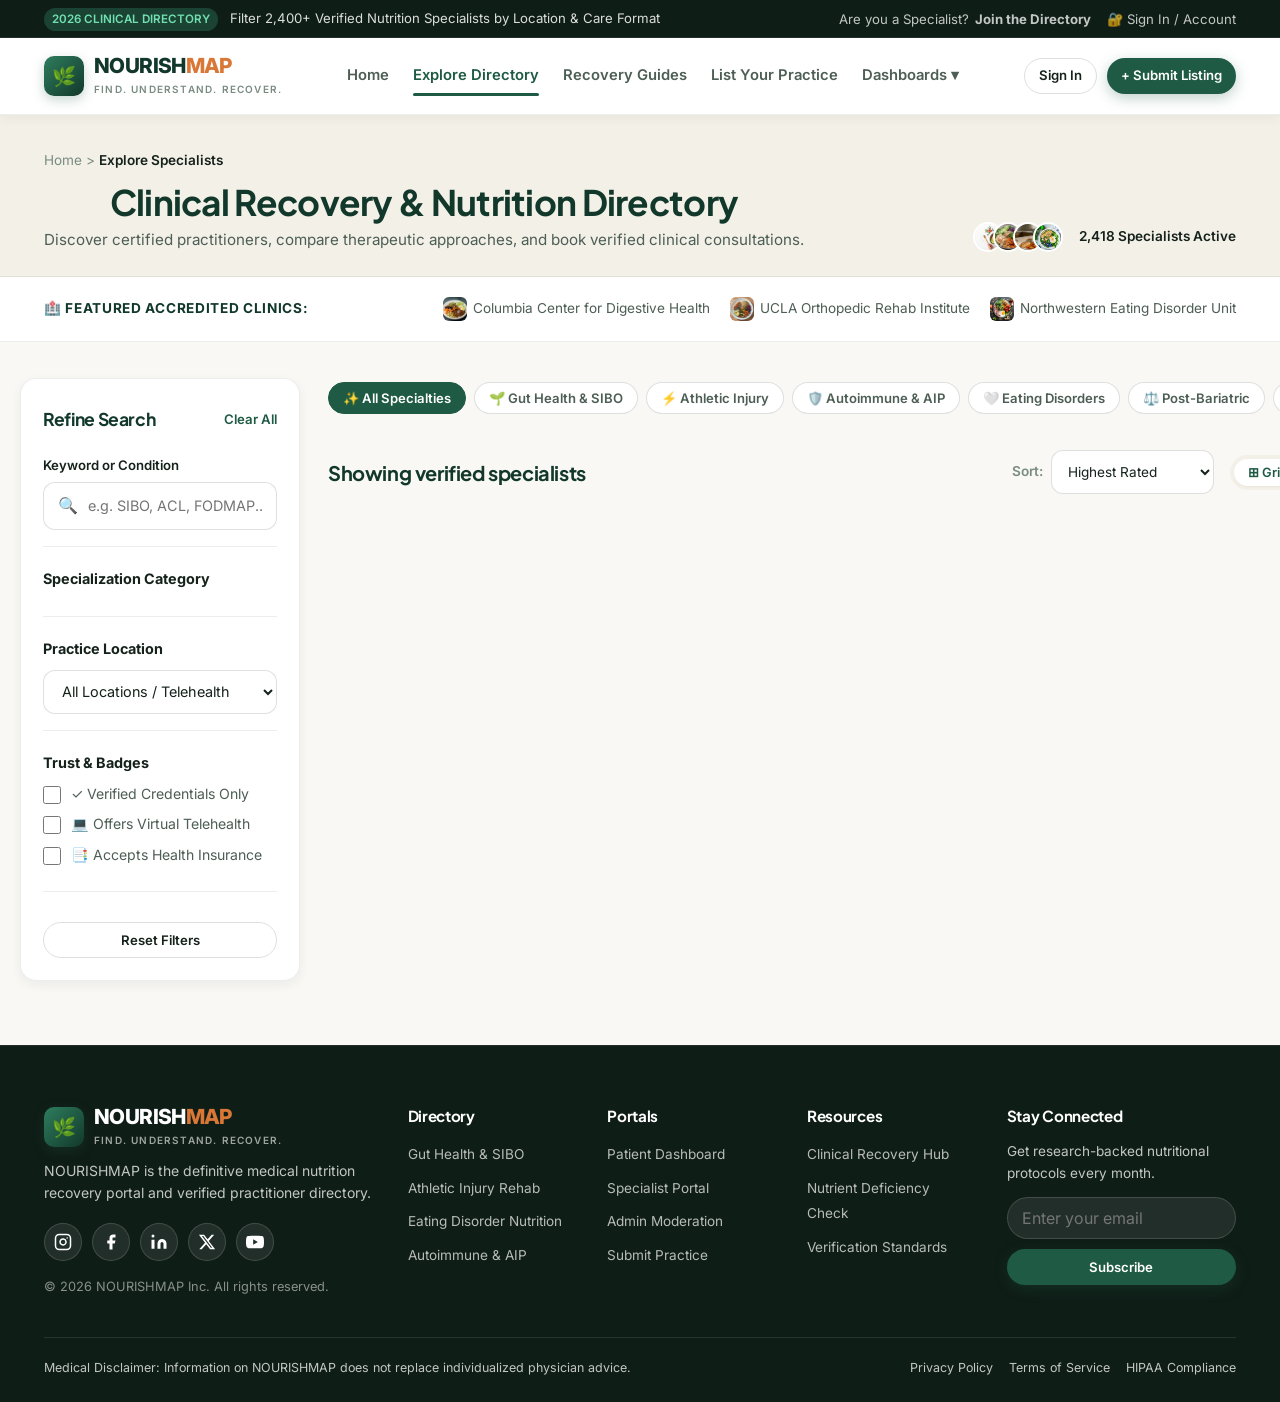
<file: directory.html>
<!DOCTYPE html>
<html lang="en">
<head>
  <meta charset="UTF-8">
  <meta name="viewport" content="width=device-width, initial-scale=1.0">
  <title>Directory & Explore Specialists — NOURISHMAP</title>
  <meta name="description" content="Search and filter board-verified nutritionists, dietitians, and recovery clinics by specialization, location, telehealth, and insurance.">
  
  <!-- Favicon -->
  <link rel="icon" type="image/svg+xml" href="images/favicon.svg">
  <link rel="alternate icon" href="favicon.svg">
  
  <!-- Fonts -->
  <link rel="preconnect" href="https://fonts.googleapis.com">
  <link rel="preconnect" href="https://fonts.gstatic.com" crossorigin>
  <link href="https://fonts.googleapis.com/css2?family=Fraunces:ital,opsz,wght@0,9..144,600;0,9..144,700;1,9..144,600&family=Inter:wght@400;500;600;700&family=Plus+Jakarta+Sans:wght@500;600;700;800&display=swap" rel="stylesheet">
  
  <!-- Stylesheet -->
  <link rel="stylesheet" href="css/styles.css">
</head>
<body data-page="directory" class="has-topbar">

  <!-- Top Announcement Bar -->
  <div class="topbar">
    <div class="container topbar-content">
      <div>
        <span class="topbar-badge">2026 CLINICAL DIRECTORY</span>
        <span>Filter 2,400+ Verified Nutrition Specialists by Location & Care Format</span>
      </div>
      <div class="topbar-links">
        <a href="submit.html" class="topbar-link">Are you a Specialist? <strong>Join the Directory</strong></a>
        <a href="login.html" class="topbar-link">🔐 Sign In / Account</a>
      </div>
    </div>
  </div>

  <!-- Header -->
  <header class="site-header">
    <div class="container header-inner">
      <a href="index.html" class="brand-logo">
        <div class="brand-icon">🌿</div>
        <div>
          <span class="brand-name">NOURISH<span>MAP</span></span>
          <span class="brand-tagline">Find. Understand. Recover.</span>
        </div>
      </a>

      <nav class="nav-desktop">
        <a href="index.html" class="nav-link">Home</a>
        <a href="directory.html" class="nav-link active">Explore Directory</a>
        <a href="guides.html" class="nav-link">Recovery Guides</a>
        <a href="submit.html" class="nav-link">List Your Practice</a>
        
        <!-- Dashboard Dropdown -->
        <div class="dashboard-dropdown">
          <a href="#" class="nav-link" style="gap:4px;">Dashboards ▾</a>
          <div class="dropdown-menu">
            <a href="user-dashboard.html" class="dropdown-item">👤 Patient / User Dashboard</a>
            <a href="owner-dashboard.html" class="dropdown-item">🩺 Specialist Practice Portal</a>
            <a href="admin-dashboard.html" class="dropdown-item">⚙️ Admin Moderation Center</a>
          </div>
        </div>
      </nav>

      <div class="header-actions">
        <a href="login.html" class="btn btn-outline btn-sm">Sign In</a>
        <a href="submit.html" class="btn btn-primary btn-sm">+ Submit Listing</a>
        <button class="mobile-toggle" aria-label="Toggle Navigation">☰</button>
      </div>
    </div>
  </header>

  <!-- Page Breadcrumb & Header Banner with Image Highlights -->
  <div style="background: var(--bg-subtle); padding: 36px 0 24px; border-bottom: 1px solid var(--border-light);">
    <div class="container">
      <div style="font-size:0.85rem; color:var(--text-muted); margin-bottom:8px;">
        <a href="index.html">Home</a> &gt; <span style="color:var(--text-primary); font-weight:600;">Explore Specialists</span>
      </div>
      <div style="display:flex; justify-content:space-between; align-items:flex-end; flex-wrap:wrap; gap:16px;">
        <div>
          <h1 style="font-size:2.2rem; color:var(--primary-dark);">Clinical Recovery & Nutrition Directory</h1>
          <p style="color:var(--text-secondary); font-size:0.95rem; margin-top:4px;">Discover certified practitioners, compare therapeutic approaches, and book verified clinical consultations.</p>
        </div>
        <div style="display:flex; align-items:center; gap:8px;">
          <div style="display:flex; margin-right:8px;">
            <img src="images/image-1.png" class="avatar-sm" style="border:2px solid #ffffff;" alt="Specialist 1">
            <img src="images/image-2.png" class="avatar-sm" style="border:2px solid #ffffff; margin-left:-10px;" alt="Specialist 2">
            <img src="images/image-3.png" class="avatar-sm" style="border:2px solid #ffffff; margin-left:-10px;" alt="Specialist 3">
            <img src="images/image-4.png" class="avatar-sm" style="border:2px solid #ffffff; margin-left:-10px;" alt="Specialist 4">
          </div>
          <span style="font-size:0.85rem; font-weight:600; color:var(--text-primary);">2,418 Specialists Active</span>
        </div>
      </div>
    </div>
  </div>

  <!-- Featured Recovery Centers Spotlight Banner -->
  <section style="background:#ffffff; border-bottom:1px solid var(--border-light); padding:20px 0;">
    <div class="container" style="display:flex; align-items:center; justify-content:space-between; flex-wrap:wrap; gap:16px;">
      <div style="font-size:0.85rem; font-weight:700; color:var(--primary-dark); text-transform:uppercase; letter-spacing:0.05em;">
        🏥 Featured Accredited Clinics:
      </div>
      <div style="display:flex; gap:20px; flex-wrap:wrap; align-items:center;">
        <span style="font-size:0.85rem; color:var(--text-secondary); display:flex; align-items:center; gap:6px;">
          <img src="images/image-23.png" style="width:24px; height:24px; border-radius:6px; object-fit:cover;"> Columbia Center for Digestive Health
        </span>
        <span style="font-size:0.85rem; color:var(--text-secondary); display:flex; align-items:center; gap:6px;">
          <img src="images/image-24.png" style="width:24px; height:24px; border-radius:6px; object-fit:cover;"> UCLA Orthopedic Rehab Institute
        </span>
        <span style="font-size:0.85rem; color:var(--text-secondary); display:flex; align-items:center; gap:6px;">
          <img src="images/image-25.png" style="width:24px; height:24px; border-radius:6px; object-fit:cover;"> Northwestern Eating Disorder Unit
        </span>
      </div>
    </div>
  </section>

  <!-- Main Directory Layout -->
  <main class="container directory-layout">
    
    <!-- Sidebar Filters -->
    <aside class="directory-sidebar">
      <div style="display:flex; justify-content:space-between; align-items:center; margin-bottom:18px;">
        <h3 style="font-size:1.1rem; color:var(--primary-dark);">Refine Search</h3>
        <button class="btn btn-sm btn-outline" style="border:none; color:var(--primary); padding:0;" onclick="resetDirectoryFilters()">Clear All</button>
      </div>

      <!-- Keyword Search -->
      <div class="filter-group">
        <label class="form-label">Keyword or Condition</label>
        <div class="search-field" style="background:#ffffff; border:1px solid var(--border-medium);">
          <span>🔍</span>
          <input type="text" id="directorySearchInput" placeholder="e.g. SIBO, ACL, FODMAP..." oninput="filterDirectoryListings()">
        </div>
      </div>

      <!-- Category Filter -->
      <div class="filter-group">
        <div class="filter-title">Specialization Category</div>
        <div id="categoryFilters">
          <!-- Injected via JS -->
        </div>
      </div>

      <!-- Location Filter -->
      <div class="filter-group">
        <div class="filter-title">Practice Location</div>
        <select class="form-control" id="locationFilter" onchange="filterDirectoryListings()">
          <option value="all">All Locations / Telehealth</option>
        </select>
      </div>

      <!-- Verification & Badges -->
      <div class="filter-group">
        <div class="filter-title">Trust & Badges</div>
        <label class="filter-checkbox-label">
          <input type="checkbox" id="verifiedOnlyFilter" onchange="filterDirectoryListings()">
          <span>✓ Verified Credentials Only</span>
        </label>
        <label class="filter-checkbox-label">
          <input type="checkbox" id="telehealthFilter" onchange="filterDirectoryListings()">
          <span>💻 Offers Virtual Telehealth</span>
        </label>
        <label class="filter-checkbox-label">
          <input type="checkbox" id="insuranceFilter" onchange="filterDirectoryListings()">
          <span>📑 Accepts Health Insurance</span>
        </label>
      </div>

      <!-- Reset CTA -->
      <button class="btn btn-outline btn-sm" style="width:100%; margin-top:10px;" onclick="resetDirectoryFilters()">Reset Filters</button>
    </aside>

    <!-- Results Area -->
    <section>
      <!-- Quick Specialty Pills Bar -->
      <div class="directory-quick-pills" id="quickPillsBar">
        <button class="quick-pill-btn active" onclick="setQuickCategory('all')">✨ All Specialties</button>
        <button class="quick-pill-btn" onclick="setQuickCategory('gut-health')">🌱 Gut Health & SIBO</button>
        <button class="quick-pill-btn" onclick="setQuickCategory('sports-injury')">⚡ Athletic Injury</button>
        <button class="quick-pill-btn" onclick="setQuickCategory('autoimmune-chronic')">🛡️ Autoimmune & AIP</button>
        <button class="quick-pill-btn" onclick="setQuickCategory('ed-recovery')">🤍 Eating Disorders</button>
        <button class="quick-pill-btn" onclick="setQuickCategory('post-bariatric')">⚖️ Post-Bariatric</button>
        <button class="quick-pill-btn" onclick="setQuickCategory('oncology-rehab')">🎗️ Oncology Recovery</button>
      </div>

      <!-- Results Header Bar -->
      <div class="directory-results-header">
        <div>
          <h2 style="font-size:1.25rem; font-weight:700; color:var(--primary-dark);" id="directoryResultsCount">Showing verified specialists</h2>
        </div>

        <div style="display:flex; align-items:center; gap:16px;">
          <!-- Sort dropdown -->
          <div style="display:flex; align-items:center; gap:8px;">
            <label style="font-size:0.85rem; color:var(--text-muted); font-weight:600;">Sort:</label>
            <select class="form-control" id="sortSelect" style="padding:6px 12px; font-size:0.85rem;" onchange="filterDirectoryListings()">
              <option value="rating">Highest Rated</option>
              <option value="reviews">Most Reviewed</option>
              <option value="price-low">Price: Low to High</option>
            </select>
          </div>

          <!-- View Mode (Grid vs Map) -->
          <div class="view-mode-toggle">
            <button class="view-mode-btn active" id="viewGridBtn" onclick="toggleViewMode('grid')">⊞ Grid View</button>
            <button class="view-mode-btn" id="viewMapBtn" onclick="toggleViewMode('map')">🗺️ Map View</button>
          </div>
        </div>
      </div>

      <!-- Interactive Map Split View -->
      <div class="map-view-container" id="mapViewContainer">
        <div class="map-mock">
          <!-- Pin 1 -->
          <div class="map-pin" style="top: 25%; left: 35%;" onclick="showToast('Selected: Dr. Elena Vance (New York, NY)')">
            <span class="map-pin-inner">🌿</span>
          </div>
          <!-- Pin 2 -->
          <div class="map-pin" style="top: 60%; left: 20%;" onclick="showToast('Selected: Marcus Reid (Los Angeles, CA)')">
            <span class="map-pin-inner">⚡</span>
          </div>
          <!-- Pin 3 -->
          <div class="map-pin" style="top: 45%; left: 55%;" onclick="showToast('Selected: Sarah Jenkins (Chicago, IL)')">
            <span class="map-pin-inner">🤍</span>
          </div>
          <!-- Pin 4 -->
          <div class="map-pin" style="top: 75%; left: 50%;" onclick="showToast('Selected: Dr. Kavita Sharma (Austin, TX)')">
            <span class="map-pin-inner">🛡️</span>
          </div>
          <!-- Pin 5 -->
          <div class="map-pin" style="top: 30%; left: 15%;" onclick="showToast('Selected: Dr. Miriam Chen (San Francisco, CA)')">
            <span class="map-pin-inner">🌱</span>
          </div>
          <div style="position:absolute; bottom:14px; left:14px; background:rgba(255,255,255,0.95); padding:8px 14px; border-radius:var(--radius-md); font-size:0.8rem; box-shadow:var(--shadow-sm); font-weight:600;">
            📍 Interactive Provider Geolocation Active • Click pins to preview practitioner details
          </div>
        </div>
      </div>

      <!-- Listings Grid -->
      <div class="listings-grid" id="directoryListingsContainer">
        <!-- Injected via JavaScript -->
      </div>
    </section>

  </main>

  <!-- Compare Modal -->
  <div class="modal-backdrop" id="compareModal">
    <div class="modal-content" style="max-width:800px;">
      <button class="modal-close-btn" onclick="document.getElementById('compareModal').classList.remove('open')">✕</button>
      <h3 style="font-size:1.4rem; color:var(--primary-dark); margin-bottom:18px;">Specialist Side-by-Side Comparison</h3>
      <div id="compareModalBody">
        <!-- Content Injected via JS -->
      </div>
    </div>
  </div>

  <!-- Footer -->
  <footer class="site-footer">
    <div class="container">
      <div class="footer-grid">
        <div class="footer-brand">
          <a href="index.html" class="brand-logo">
            <div class="brand-icon">🌿</div>
            <div>
              <span class="brand-name">NOURISH<span style="color:var(--secondary)">MAP</span></span>
              <span class="brand-tagline" style="color:rgba(255,255,255,0.6);">Find. Understand. Recover.</span>
            </div>
          </a>
          <p>
            NOURISHMAP is the definitive medical nutrition recovery portal and verified practitioner directory.
          </p>
          <div class="footer-social-links">
            <a href="https://instagram.com" class="footer-social-icon" target="_blank" rel="noopener noreferrer" title="Instagram" aria-label="Instagram">
              <svg width="18" height="18" viewBox="0 0 24 24" fill="none" stroke="currentColor" stroke-width="2" stroke-linecap="round" stroke-linejoin="round"><rect x="2" y="2" width="20" height="20" rx="5" ry="5"></rect><path d="M16 11.37A4 4 0 1 1 12.63 8 4 4 0 0 1 16 11.37z"></path><line x1="17.5" y1="6.5" x2="17.51" y2="6.5"></line></svg>
            </a>
            <a href="https://facebook.com" class="footer-social-icon" target="_blank" rel="noopener noreferrer" title="Facebook" aria-label="Facebook">
              <svg width="18" height="18" viewBox="0 0 24 24" fill="currentColor"><path d="M18 2h-3a5 5 0 0 0-5 5v3H7v4h3v8h4v-8h3l1-4h-4V7a1 1 0 0 1 1-1h3z"></path></svg>
            </a>
            <a href="https://linkedin.com" class="footer-social-icon" target="_blank" rel="noopener noreferrer" title="LinkedIn" aria-label="LinkedIn">
              <svg width="18" height="18" viewBox="0 0 24 24" fill="currentColor"><path d="M16 8a6 6 0 0 1 6 6v7h-4v-7a2 2 0 0 0-2-2 2 2 0 0 0-2 2v7h-4v-7a6 6 0 0 1 6-6z"></path><rect x="2" y="9" width="4" height="12"></rect><circle cx="4" cy="4" r="2"></circle></svg>
            </a>
            <a href="https://x.com" class="footer-social-icon" target="_blank" rel="noopener noreferrer" title="X / Twitter" aria-label="X">
              <svg width="18" height="18" viewBox="0 0 24 24" fill="currentColor"><path d="M18.244 2.25h3.308l-7.227 8.26 8.502 11.24H16.17l-5.214-6.817L4.99 21.75H1.68l7.73-8.835L1.254 2.25H8.08l4.713 6.231zm-1.161 17.52h1.833L7.084 4.126H5.117z"></path></svg>
            </a>
            <a href="https://youtube.com" class="footer-social-icon" target="_blank" rel="noopener noreferrer" title="YouTube" aria-label="YouTube">
              <svg width="18" height="18" viewBox="0 0 24 24" fill="currentColor"><path d="M23.498 6.186a3.016 3.016 0 0 0-2.122-2.136C19.505 3.545 12 3.545 12 3.545s-7.505 0-9.377.505A3.017 3.017 0 0 0 .502 6.186C0 8.07 0 12 0 12s0 3.93.502 5.814a3.016 3.016 0 0 0 2.122 2.136c1.871.505 9.376.505 9.376.505s7.505 0 9.377-.505a3.015 3.015 0 0 0 2.122-2.136C24 15.93 24 12 24 12s0-3.93-.502-5.814zM9.545 15.568V8.432L15.818 12l-6.273 3.568z"></path></svg>
            </a>
          </div>
          <div style="font-size:0.8rem; color:rgba(255,255,255,0.5);">
            © 2026 NOURISHMAP Inc. All rights reserved.
          </div>
        </div>

        <div>
          <h4 class="footer-heading">Directory</h4>
          <ul class="footer-links">
            <li class="footer-link"><a href="directory.html?category=gut-health">Gut Health & SIBO</a></li>
            <li class="footer-link"><a href="directory.html?category=sports-injury">Athletic Injury Rehab</a></li>
            <li class="footer-link"><a href="directory.html?category=ed-recovery">Eating Disorder Nutrition</a></li>
            <li class="footer-link"><a href="directory.html?category=autoimmune-chronic">Autoimmune & AIP</a></li>
          </ul>
        </div>

        <div>
          <h4 class="footer-heading">Portals</h4>
          <ul class="footer-links">
            <li class="footer-link"><a href="user-dashboard.html">Patient Dashboard</a></li>
            <li class="footer-link"><a href="owner-dashboard.html">Specialist Portal</a></li>
            <li class="footer-link"><a href="admin-dashboard.html">Admin Moderation</a></li>
            <li class="footer-link"><a href="submit.html">Submit Practice</a></li>
          </ul>
        </div>

        <div>
          <h4 class="footer-heading">Resources</h4>
          <ul class="footer-links">
            <li class="footer-link"><a href="guides.html">Clinical Recovery Hub</a></li>
            <li class="footer-link"><a href="guides.html">Nutrient Deficiency Check</a></li>
            <li class="footer-link"><a href="submit.html">Verification Standards</a></li>
          </ul>
        </div>

        <div class="footer-newsletter">
          <h4 class="footer-heading">Stay Connected</h4>
          <p style="font-size:0.85rem; margin-bottom:12px;">Get research-backed nutritional protocols every month.</p>
          <form onsubmit="event.preventDefault(); showToast('Subscribed to NOURISHMAP!');">
            <input type="email" placeholder="Enter your email" required>
            <button type="submit" class="btn btn-primary btn-sm" style="width:100%;">Subscribe</button>
          </form>
        </div>
      </div>

      <div class="footer-bottom">
        <div>Medical Disclaimer: Information on NOURISHMAP does not replace individualized physician advice.</div>
        <div style="display:flex; gap:16px;">
          <a href="#">Privacy Policy</a>
          <a href="#">Terms of Service</a>
          <a href="#">HIPAA Compliance</a>
        </div>
      </div>
    </div>
  </footer>

  <!-- Scripts -->
  <script src="js/data.js"></script>
  <script src="js/app.js"></script>
</body>
</html>
</file>
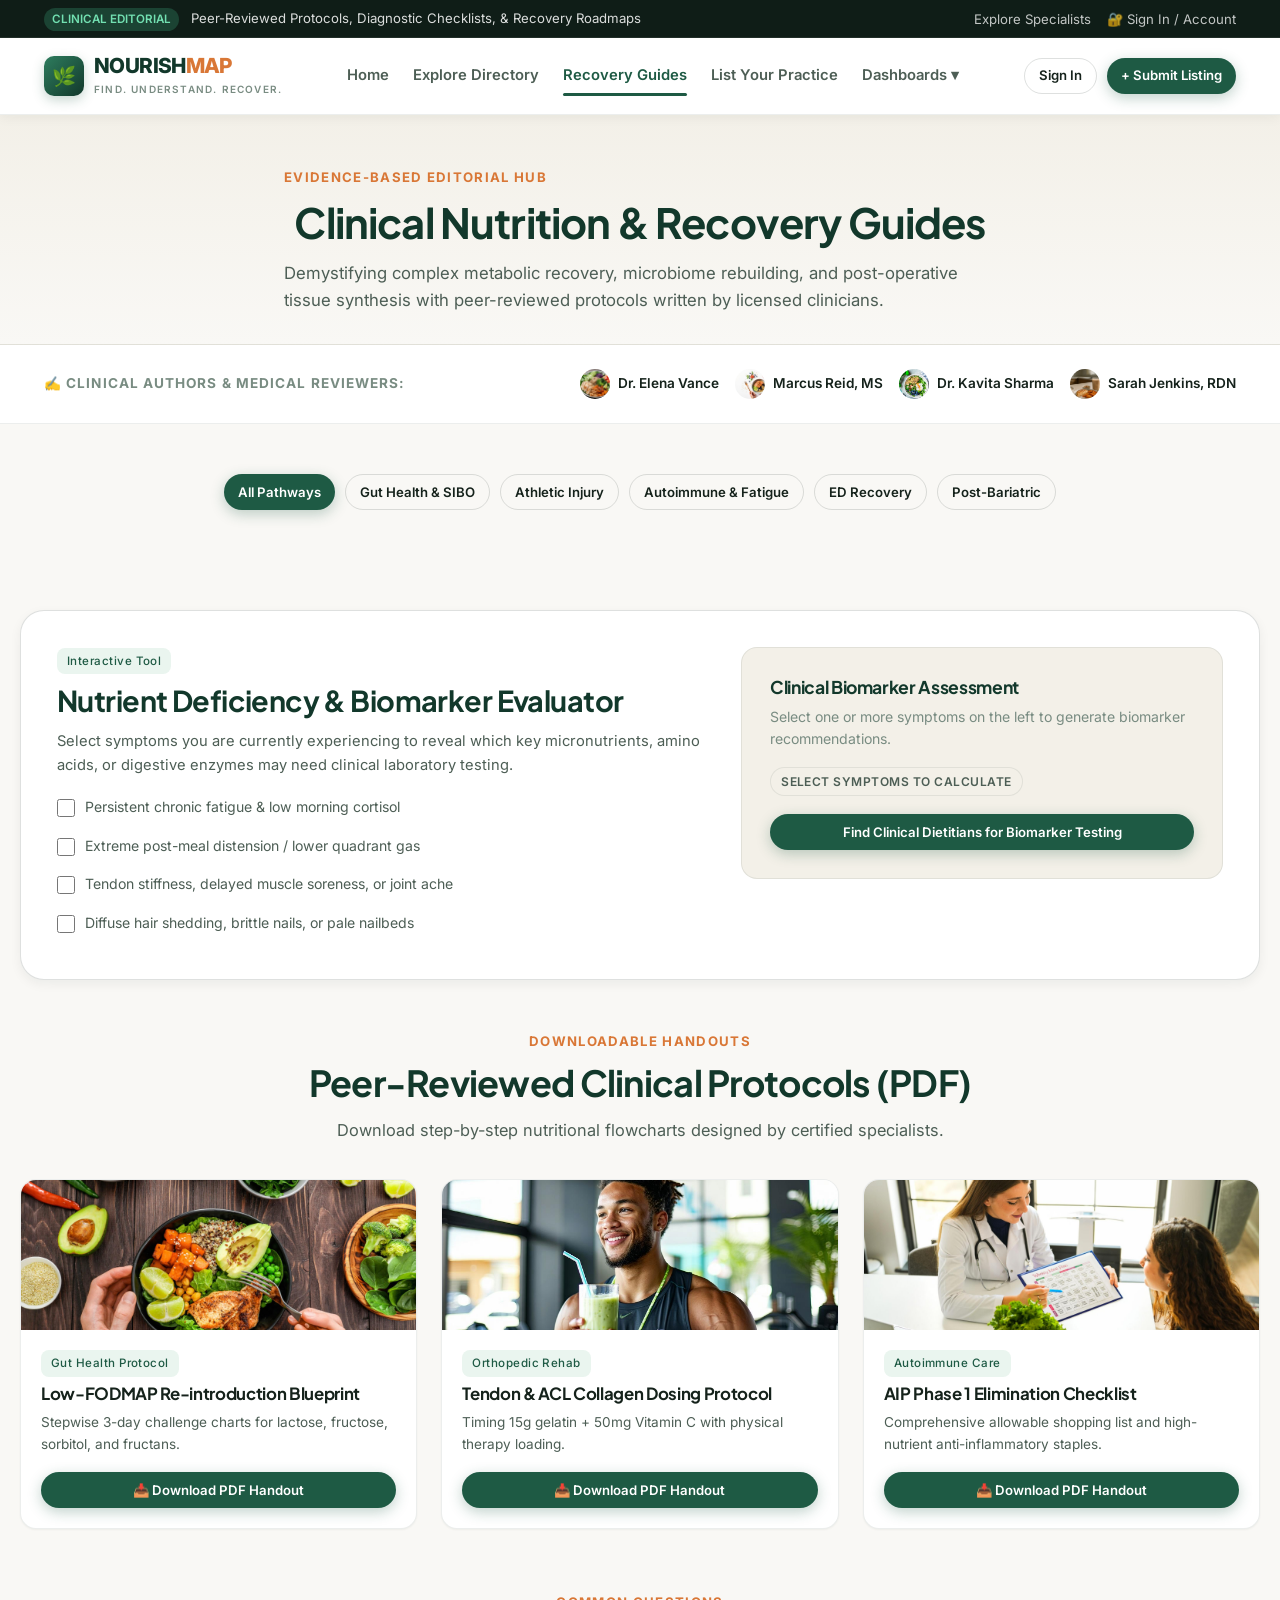
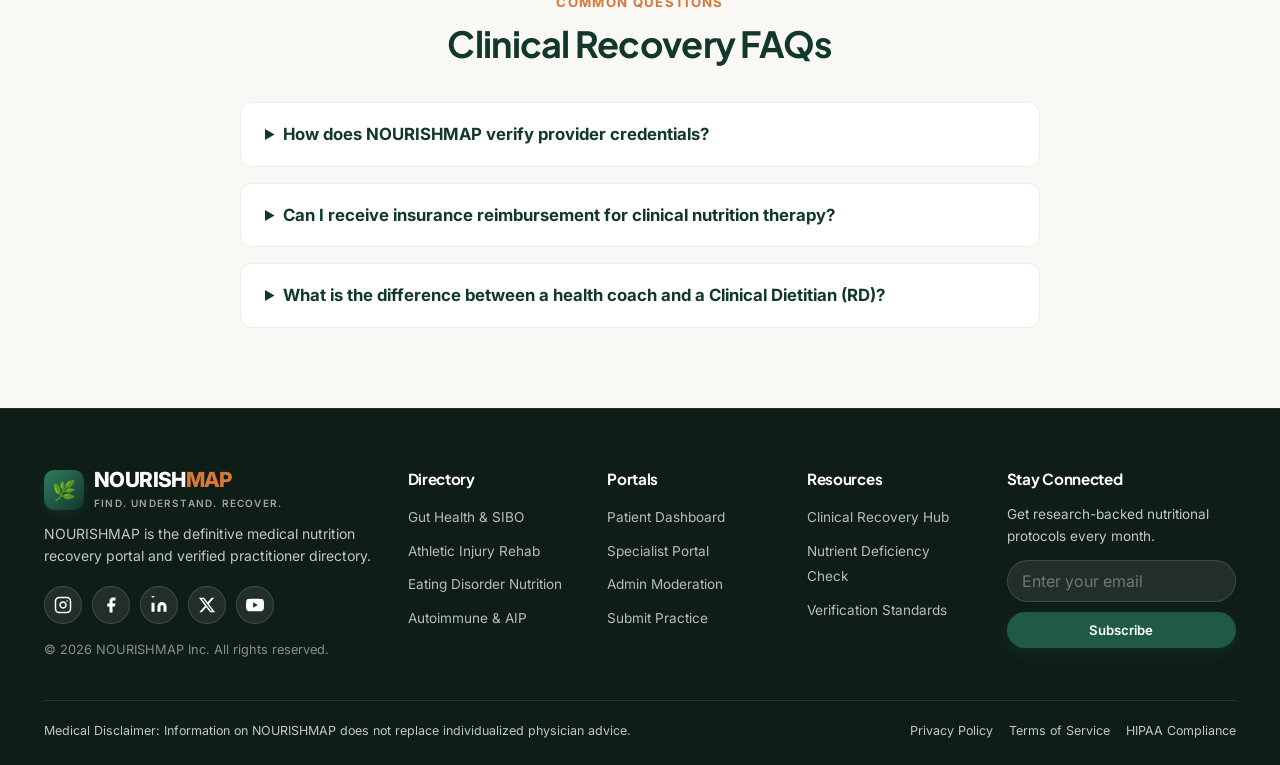
<file: guides.html>
<!DOCTYPE html>
<html lang="en">
<head>
  <meta charset="UTF-8">
  <meta name="viewport" content="width=device-width, initial-scale=1.0">
  <title>Clinical Guides & Recovery Resources — NOURISHMAP</title>
  <meta name="description" content="Explore evidence-based nutrition recovery protocols, symptom checkers, and clinical articles written by board-certified dietitians and physicians.">
  
  <!-- Favicon -->
  <link rel="icon" type="image/svg+xml" href="images/favicon.svg">
  <link rel="alternate icon" href="favicon.svg">
  
  <!-- Fonts -->
  <link rel="preconnect" href="https://fonts.googleapis.com">
  <link rel="preconnect" href="https://fonts.gstatic.com" crossorigin>
  <link href="https://fonts.googleapis.com/css2?family=Fraunces:ital,opsz,wght@0,9..144,600;0,9..144,700;1,9..144,600&family=Inter:wght@400;500;600;700&family=Plus+Jakarta+Sans:wght@500;600;700;800&display=swap" rel="stylesheet">
  
  <!-- Stylesheet -->
  <link rel="stylesheet" href="css/styles.css">
</head>
<body data-page="guides" class="has-topbar">

  <!-- Top Announcement Bar -->
  <div class="topbar">
    <div class="container topbar-content">
      <div>
        <span class="topbar-badge">CLINICAL EDITORIAL</span>
        <span>Peer-Reviewed Protocols, Diagnostic Checklists, & Recovery Roadmaps</span>
      </div>
      <div class="topbar-links">
        <a href="directory.html" class="topbar-link">Explore Specialists</a>
        <a href="login.html" class="topbar-link">🔐 Sign In / Account</a>
      </div>
    </div>
  </div>

  <!-- Header -->
  <header class="site-header">
    <div class="container header-inner">
      <a href="index.html" class="brand-logo">
        <div class="brand-icon">🌿</div>
        <div>
          <span class="brand-name">NOURISH<span>MAP</span></span>
          <span class="brand-tagline">Find. Understand. Recover.</span>
        </div>
      </a>

      <nav class="nav-desktop">
        <a href="index.html" class="nav-link">Home</a>
        <a href="directory.html" class="nav-link">Explore Directory</a>
        <a href="guides.html" class="nav-link active">Recovery Guides</a>
        <a href="submit.html" class="nav-link">List Your Practice</a>
        
        <!-- Dashboard Dropdown -->
        <div class="dashboard-dropdown">
          <a href="#" class="nav-link" style="gap:4px;">Dashboards ▾</a>
          <div class="dropdown-menu">
            <a href="user-dashboard.html" class="dropdown-item">👤 Patient / User Dashboard</a>
            <a href="owner-dashboard.html" class="dropdown-item">🩺 Specialist Practice Portal</a>
            <a href="admin-dashboard.html" class="dropdown-item">⚙️ Admin Moderation Center</a>
          </div>
        </div>
      </nav>

      <div class="header-actions">
        <a href="login.html" class="btn btn-outline btn-sm">Sign In</a>
        <a href="submit.html" class="btn btn-primary btn-sm">+ Submit Listing</a>
        <button class="mobile-toggle" aria-label="Toggle Navigation">☰</button>
      </div>
    </div>
  </header>

  <!-- Page Header Banner with Visual Background -->
  <section style="background: linear-gradient(180deg, var(--bg-subtle) 0%, var(--bg-main) 100%); padding: 50px 0 30px; border-bottom:1px solid var(--border-light);">
    <div class="container text-center" style="max-width:760px; margin:0 auto;">
      <span class="section-eyebrow">Evidence-Based Editorial Hub</span>
      <h1 style="font-size:2.6rem; color:var(--primary-dark); margin-bottom:12px;">Clinical Nutrition & Recovery Guides</h1>
      <p style="color:var(--text-secondary); font-size:1.05rem;">
        Demystifying complex metabolic recovery, microbiome rebuilding, and post-operative tissue synthesis with peer-reviewed protocols written by licensed clinicians.
      </p>
    </div>
  </section>

  <!-- Clinical Author Spotlight Banner -->
  <section style="background:#ffffff; border-bottom:1px solid var(--border-light); padding:24px 0;">
    <div class="container">
      <div style="display:flex; justify-content:space-between; align-items:center; flex-wrap:wrap; gap:16px;">
        <div style="font-size:0.85rem; font-weight:700; color:var(--text-muted); text-transform:uppercase; letter-spacing:0.08em;">
          ✍️ Clinical Authors & Medical Reviewers:
        </div>
        <div style="display:flex; gap:16px; flex-wrap:wrap; align-items:center;">
          <div style="display:flex; align-items:center; gap:8px;">
            <img src="images/image-2.png" class="avatar-sm" alt="Dr. Elena Vance">
            <span style="font-size:0.85rem; font-weight:600;">Dr. Elena Vance</span>
          </div>
          <div style="display:flex; align-items:center; gap:8px;">
            <img src="images/image-1.png" class="avatar-sm" alt="Marcus Reid">
            <span style="font-size:0.85rem; font-weight:600;">Marcus Reid, MS</span>
          </div>
          <div style="display:flex; align-items:center; gap:8px;">
            <img src="images/image-4.png" class="avatar-sm" alt="Dr. Kavita Sharma">
            <span style="font-size:0.85rem; font-weight:600;">Dr. Kavita Sharma</span>
          </div>
          <div style="display:flex; align-items:center; gap:8px;">
            <img src="images/image-3.png" class="avatar-sm" alt="Sarah Jenkins">
            <span style="font-size:0.85rem; font-weight:600;">Sarah Jenkins, RDN</span>
          </div>
        </div>
      </div>
    </div>
  </section>

  <!-- Main Guides Grid & Interactive Tools -->
  <main class="container" style="padding: 50px 0 80px;">
    
    <!-- Topic Filter Pills -->
    <div style="display:flex; justify-content:center; flex-wrap:wrap; gap:10px; margin-bottom:40px;">
      <button class="btn btn-sm btn-primary" onclick="showToast('Showing all recovery guides')">All Pathways</button>
      <button class="btn btn-sm btn-outline" onclick="showToast('Filtered: Gut Health & SIBO')">Gut Health & SIBO</button>
      <button class="btn btn-sm btn-outline" onclick="showToast('Filtered: Athletic Injury & Tissue')">Athletic Injury</button>
      <button class="btn btn-sm btn-outline" onclick="showToast('Filtered: Autoimmune & AIP')">Autoimmune & Fatigue</button>
      <button class="btn btn-sm btn-outline" onclick="showToast('Filtered: Eating Disorder Recovery')">ED Recovery</button>
      <button class="btn btn-sm btn-outline" onclick="showToast('Filtered: Post-Bariatric')">Post-Bariatric</button>
    </div>

    <!-- Guides Grid -->
    <div class="guides-grid" id="guidesGrid" style="margin-bottom:60px;">
      <!-- Injected via JavaScript -->
    </div>

    <!-- Interactive Nutrient Deficiency Symptom Checker Tool -->
    <div class="evaluator-card">
      <div class="evaluator-grid">
        <div>
          <span class="badge badge-tag" style="margin-bottom:8px;">Interactive Tool</span>
          <h3 style="font-size:1.8rem; color:var(--primary-dark); margin-bottom:12px;">Nutrient Deficiency & Biomarker Evaluator</h3>
          <p style="color:var(--text-secondary); font-size:0.92rem; line-height:1.6; margin-bottom:20px;">
            Select symptoms you are currently experiencing to reveal which key micronutrients, amino acids, or digestive enzymes may need clinical laboratory testing.
          </p>

          <div style="display:grid; gap:8px;">
            <label class="filter-checkbox-label">
              <input type="checkbox" id="sympFatigue" onchange="updateSymptomEvaluation()">
              <span>Persistent chronic fatigue & low morning cortisol</span>
            </label>
            <label class="filter-checkbox-label">
              <input type="checkbox" id="sympBloat" onchange="updateSymptomEvaluation()">
              <span>Extreme post-meal distension / lower quadrant gas</span>
            </label>
            <label class="filter-checkbox-label">
              <input type="checkbox" id="sympJoints" onchange="updateSymptomEvaluation()">
              <span>Tendon stiffness, delayed muscle soreness, or joint ache</span>
            </label>
            <label class="filter-checkbox-label">
              <input type="checkbox" id="sympHair" onchange="updateSymptomEvaluation()">
              <span>Diffuse hair shedding, brittle nails, or pale nailbeds</span>
            </label>
          </div>
        </div>

        <div style="background:var(--bg-subtle); padding:28px; border-radius:var(--radius-lg); border:1px solid var(--border-light);" id="symptomResultBox">
          <h4 style="font-size:1.1rem; color:var(--primary-dark); margin-bottom:8px;">Clinical Biomarker Assessment</h4>
          <p style="font-size:0.88rem; color:var(--text-muted); margin-bottom:16px;" id="symptomFeedbackText">
            Select one or more symptoms on the left to generate biomarker recommendations.
          </p>
          <div id="symptomTagsContainer" style="display:flex; flex-wrap:wrap; gap:8px; margin-bottom:18px;">
            <span class="badge badge-pill">Select symptoms to calculate</span>
          </div>
          <a href="directory.html" class="btn btn-sm btn-primary" style="width:100%; text-align:center;">Find Clinical Dietitians for Biomarker Testing</a>
        </div>
      </div>
    </div>

    <!-- Downloadable Clinical Protocols Library -->
    <div style="margin-bottom:60px;">
      <div class="section-header text-center">
        <span class="section-eyebrow">Downloadable Handouts</span>
        <h2 class="section-title">Peer-Reviewed Clinical Protocols (PDF)</h2>
        <p class="section-subtitle">Download step-by-step nutritional flowcharts designed by certified specialists.</p>
      </div>

      <div style="display:grid; grid-template-columns: repeat(auto-fit, minmax(280px, 1fr)); gap:24px;">
        <div style="background:#ffffff; border:1px solid var(--border-light); border-radius:var(--radius-lg); overflow:hidden; box-shadow:var(--shadow-xs); display:flex; flex-direction:column; height:100%;">
          <div class="handout-card-img">
            <img src="images/image-27.png" alt="Low-FODMAP Blueprint">
          </div>
          <div style="padding:20px; display:flex; flex-direction:column; flex-grow:1;">
            <span class="badge badge-tag" style="margin-bottom:6px; align-self:flex-start;">Gut Health Protocol</span>
            <h4 style="font-size:1.05rem; margin-bottom:8px;">Low-FODMAP Re-introduction Blueprint</h4>
            <p style="font-size:0.85rem; color:var(--text-secondary); margin-bottom:16px;">Stepwise 3-day challenge charts for lactose, fructose, sorbitol, and fructans.</p>
            <button class="btn btn-sm btn-primary" style="width:100%; margin-top:auto;" onclick="showToast('Downloaded: Low-FODMAP Re-introduction Blueprint PDF')">📥 Download PDF Handout</button>
          </div>
        </div>

        <div style="background:#ffffff; border:1px solid var(--border-light); border-radius:var(--radius-lg); overflow:hidden; box-shadow:var(--shadow-xs); display:flex; flex-direction:column; height:100%;">
          <div class="handout-card-img">
            <img src="images/image-28.png" alt="Tendon & ACL Protocol">
          </div>
          <div style="padding:20px; display:flex; flex-direction:column; flex-grow:1;">
            <span class="badge badge-tag" style="margin-bottom:6px; align-self:flex-start;">Orthopedic Rehab</span>
            <h4 style="font-size:1.05rem; margin-bottom:8px;">Tendon & ACL Collagen Dosing Protocol</h4>
            <p style="font-size:0.85rem; color:var(--text-secondary); margin-bottom:16px;">Timing 15g gelatin + 50mg Vitamin C with physical therapy loading.</p>
            <button class="btn btn-sm btn-primary" style="width:100%; margin-top:auto;" onclick="showToast('Downloaded: Tendon & ACL Collagen Protocol PDF')">📥 Download PDF Handout</button>
          </div>
        </div>

        <div style="background:#ffffff; border:1px solid var(--border-light); border-radius:var(--radius-lg); overflow:hidden; box-shadow:var(--shadow-xs); display:flex; flex-direction:column; height:100%;">
          <div class="handout-card-img">
            <img src="images/image-29.png" alt="AIP Checklist">
          </div>
          <div style="padding:20px; display:flex; flex-direction:column; flex-grow:1;">
            <span class="badge badge-tag" style="margin-bottom:6px; align-self:flex-start;">Autoimmune Care</span>
            <h4 style="font-size:1.05rem; margin-bottom:8px;">AIP Phase 1 Elimination Checklist</h4>
            <p style="font-size:0.85rem; color:var(--text-secondary); margin-bottom:16px;">Comprehensive allowable shopping list and high-nutrient anti-inflammatory staples.</p>
            <button class="btn btn-sm btn-primary" style="width:100%; margin-top:auto;" onclick="showToast('Downloaded: AIP Phase 1 Elimination Checklist PDF')">📥 Download PDF Handout</button>
          </div>
        </div>
      </div>
    </div>

    <!-- Clinical FAQs -->
    <div style="max-width:800px; margin:0 auto;">
      <div class="section-header text-center">
        <span class="section-eyebrow">Common Questions</span>
        <h2 class="section-title">Clinical Recovery FAQs</h2>
      </div>

      <div style="display:grid; gap:16px;">
        <details style="background:#ffffff; padding:18px 24px; border-radius:var(--radius-md); border:1px solid var(--border-light); cursor:pointer;">
          <summary style="font-weight:700; color:var(--primary-dark); font-size:1.05rem;">How does NOURISHMAP verify provider credentials?</summary>
          <p style="margin-top:10px; font-size:0.9rem; color:var(--text-secondary); line-height:1.6;">
            Every dietitian and physician on our directory must submit verifiable primary source credentials (CDR Registered Dietitian license, state board licensure, or board certifications like CNS, CSO, or CEDRD). Our clinical audit team checks these against public state databases every 90 days.
          </p>
        </details>

        <details style="background:#ffffff; padding:18px 24px; border-radius:var(--radius-md); border:1px solid var(--border-light); cursor:pointer;">
          <summary style="font-weight:700; color:var(--primary-dark); font-size:1.05rem;">Can I receive insurance reimbursement for clinical nutrition therapy?</summary>
          <p style="margin-top:10px; font-size:0.9rem; color:var(--text-secondary); line-height:1.6;">
            Many specialists on NOURISHMAP accept major private health insurance (Aetna, BlueCross, UnitedHealthcare) or provide standardized Superbills with ICD-10 & CPT medical nutrition codes for out-of-network claims.
          </p>
        </details>

        <details style="background:#ffffff; padding:18px 24px; border-radius:var(--radius-md); border:1px solid var(--border-light); cursor:pointer;">
          <summary style="font-weight:700; color:var(--primary-dark); font-size:1.05rem;">What is the difference between a health coach and a Clinical Dietitian (RD)?</summary>
          <p style="margin-top:10px; font-size:0.9rem; color:var(--text-secondary); line-height:1.6;">
            Registered Dietitians (RD/RDN) and Certified Nutrition Specialists (CNS) possess accredited graduate medical nutrition education, 1,000+ hours of supervised clinical residency, and are legally licensed to prescribe Medical Nutrition Therapy (MNT) for complex diseases.
          </p>
        </details>
      </div>
    </div>

  </main>

  <!-- Interactive Guide Reader Modal -->
  <div class="modal-backdrop" id="guideReaderModal">
    <div class="modal-content" style="max-width:720px;">
      <button class="modal-close-btn" onclick="document.getElementById('guideReaderModal').classList.remove('open')">✕</button>
      <div id="guideReaderBody">
        <!-- Content Injected via JS -->
      </div>
    </div>
  </div>

  <!-- Footer -->
  <footer class="site-footer">
    <div class="container">
      <div class="footer-grid">
        <div class="footer-brand">
          <a href="index.html" class="brand-logo">
            <div class="brand-icon">🌿</div>
            <div>
              <span class="brand-name">NOURISH<span style="color:var(--secondary)">MAP</span></span>
              <span class="brand-tagline" style="color:rgba(255,255,255,0.6);">Find. Understand. Recover.</span>
            </div>
          </a>
          <p>
            NOURISHMAP is the definitive medical nutrition recovery portal and verified practitioner directory.
          </p>
          <div class="footer-social-links">
            <a href="https://instagram.com" class="footer-social-icon" target="_blank" rel="noopener noreferrer" title="Instagram" aria-label="Instagram">
              <svg width="18" height="18" viewBox="0 0 24 24" fill="none" stroke="currentColor" stroke-width="2" stroke-linecap="round" stroke-linejoin="round"><rect x="2" y="2" width="20" height="20" rx="5" ry="5"></rect><path d="M16 11.37A4 4 0 1 1 12.63 8 4 4 0 0 1 16 11.37z"></path><line x1="17.5" y1="6.5" x2="17.51" y2="6.5"></line></svg>
            </a>
            <a href="https://facebook.com" class="footer-social-icon" target="_blank" rel="noopener noreferrer" title="Facebook" aria-label="Facebook">
              <svg width="18" height="18" viewBox="0 0 24 24" fill="currentColor"><path d="M18 2h-3a5 5 0 0 0-5 5v3H7v4h3v8h4v-8h3l1-4h-4V7a1 1 0 0 1 1-1h3z"></path></svg>
            </a>
            <a href="https://linkedin.com" class="footer-social-icon" target="_blank" rel="noopener noreferrer" title="LinkedIn" aria-label="LinkedIn">
              <svg width="18" height="18" viewBox="0 0 24 24" fill="currentColor"><path d="M16 8a6 6 0 0 1 6 6v7h-4v-7a2 2 0 0 0-2-2 2 2 0 0 0-2 2v7h-4v-7a6 6 0 0 1 6-6z"></path><rect x="2" y="9" width="4" height="12"></rect><circle cx="4" r="2"></circle></svg>
            </a>
            <a href="https://x.com" class="footer-social-icon" target="_blank" rel="noopener noreferrer" title="X / Twitter" aria-label="X">
              <svg width="18" height="18" viewBox="0 0 24 24" fill="currentColor"><path d="M18.244 2.25h3.308l-7.227 8.26 8.502 11.24H16.17l-5.214-6.817L4.99 21.75H1.68l7.73-8.835L1.254 2.25H8.08l4.713 6.231zm-1.161 17.52h1.833L7.084 4.126H5.117z"></path></svg>
            </a>
            <a href="https://youtube.com" class="footer-social-icon" target="_blank" rel="noopener noreferrer" title="YouTube" aria-label="YouTube">
              <svg width="18" height="18" viewBox="0 0 24 24" fill="currentColor"><path d="M23.498 6.186a3.016 3.016 0 0 0-2.122-2.136C19.505 3.545 12 3.545 12 3.545s-7.505 0-9.377.505A3.017 3.017 0 0 0 .502 6.186C0 8.07 0 12 0 12s0 3.93.502 5.814a3.016 3.016 0 0 0 2.122 2.136c1.871.505 9.376.505 9.376.505s7.505 0 9.377-.505a3.015 3.015 0 0 0 2.122-2.136C24 15.93 24 12 24 12s0-3.93-.502-5.814zM9.545 15.568V8.432L15.818 12l-6.273 3.568z"></path></svg>
            </a>
          </div>
          <div style="font-size:0.8rem; color:rgba(255,255,255,0.5);">
            © 2026 NOURISHMAP Inc. All rights reserved.
          </div>
        </div>

        <div>
          <h4 class="footer-heading">Directory</h4>
          <ul class="footer-links">
            <li class="footer-link"><a href="directory.html?category=gut-health">Gut Health & SIBO</a></li>
            <li class="footer-link"><a href="directory.html?category=sports-injury">Athletic Injury Rehab</a></li>
            <li class="footer-link"><a href="directory.html?category=ed-recovery">Eating Disorder Nutrition</a></li>
            <li class="footer-link"><a href="directory.html?category=autoimmune-chronic">Autoimmune & AIP</a></li>
          </ul>
        </div>

        <div>
          <h4 class="footer-heading">Portals</h4>
          <ul class="footer-links">
            <li class="footer-link"><a href="user-dashboard.html">Patient Dashboard</a></li>
            <li class="footer-link"><a href="owner-dashboard.html">Specialist Portal</a></li>
            <li class="footer-link"><a href="admin-dashboard.html">Admin Moderation</a></li>
            <li class="footer-link"><a href="submit.html">Submit Practice</a></li>
          </ul>
        </div>

        <div>
          <h4 class="footer-heading">Resources</h4>
          <ul class="footer-links">
            <li class="footer-link"><a href="guides.html">Clinical Recovery Hub</a></li>
            <li class="footer-link"><a href="guides.html">Nutrient Deficiency Check</a></li>
            <li class="footer-link"><a href="submit.html">Verification Standards</a></li>
          </ul>
        </div>

        <div class="footer-newsletter">
          <h4 class="footer-heading">Stay Connected</h4>
          <p style="font-size:0.85rem; margin-bottom:12px;">Get research-backed nutritional protocols every month.</p>
          <form onsubmit="event.preventDefault(); showToast('Subscribed to NOURISHMAP!');">
            <input type="email" placeholder="Enter your email" required>
            <button type="submit" class="btn btn-primary btn-sm" style="width:100%;">Subscribe</button>
          </form>
        </div>
      </div>

      <div class="footer-bottom">
        <div>Medical Disclaimer: Information on NOURISHMAP does not replace individualized physician advice.</div>
        <div style="display:flex; gap:16px;">
          <a href="#">Privacy Policy</a>
          <a href="#">Terms of Service</a>
          <a href="#">HIPAA Compliance</a>
        </div>
      </div>
    </div>
  </footer>

  <script>
    function updateSymptomEvaluation() {
      const fatigue = document.getElementById('sympFatigue')?.checked;
      const bloat = document.getElementById('sympBloat')?.checked;
      const joints = document.getElementById('sympJoints')?.checked;
      const hair = document.getElementById('sympHair')?.checked;

      const feedback = document.getElementById('symptomFeedbackText');
      const tagsBox = document.getElementById('symptomTagsContainer');

      let tags = [];
      if (fatigue) tags.push('Ferritin & Iron Saturation', 'Serum B12 / Methylmalonic Acid', 'Cortisol 4-Point Saliva');
      if (bloat) tags.push('Lactulose SIBO Breath Panel', 'Comprehensive Stool DNA (GI-MAP)', 'Elastase-1 Enzyme');
      if (joints) tags.push('hs-CRP (Systemic Inflammation)', 'Vitamin D3 (25-OH)', 'Amino Acid Plasma Profile');
      if (hair) tags.push('Free T3/T4 & Thyroid Antibodies', 'Serum Zinc & Copper Ratios', 'Total Protein / Albumin');

      if (tags.length === 0) {
        feedback.textContent = 'Select one or more symptoms on the left to generate biomarker recommendations.';
        tagsBox.innerHTML = '<span class="badge badge-pill">Select symptoms to calculate</span>';
      } else {
        feedback.textContent = `Identified ${tags.length} high-priority clinical biomarkers recommended for laboratory assessment:`;
        tagsBox.innerHTML = tags.map(t => `<span class="badge badge-tag" style="background:var(--primary-soft); color:var(--primary-dark); font-size:0.8rem; padding:6px 12px;">🔬 ${t}</span>`).join('');
      }
    }
  </script>

  <!-- Scripts -->
  <script src="js/data.js"></script>
  <script src="js/app.js"></script>
</body>
</html>
</file>
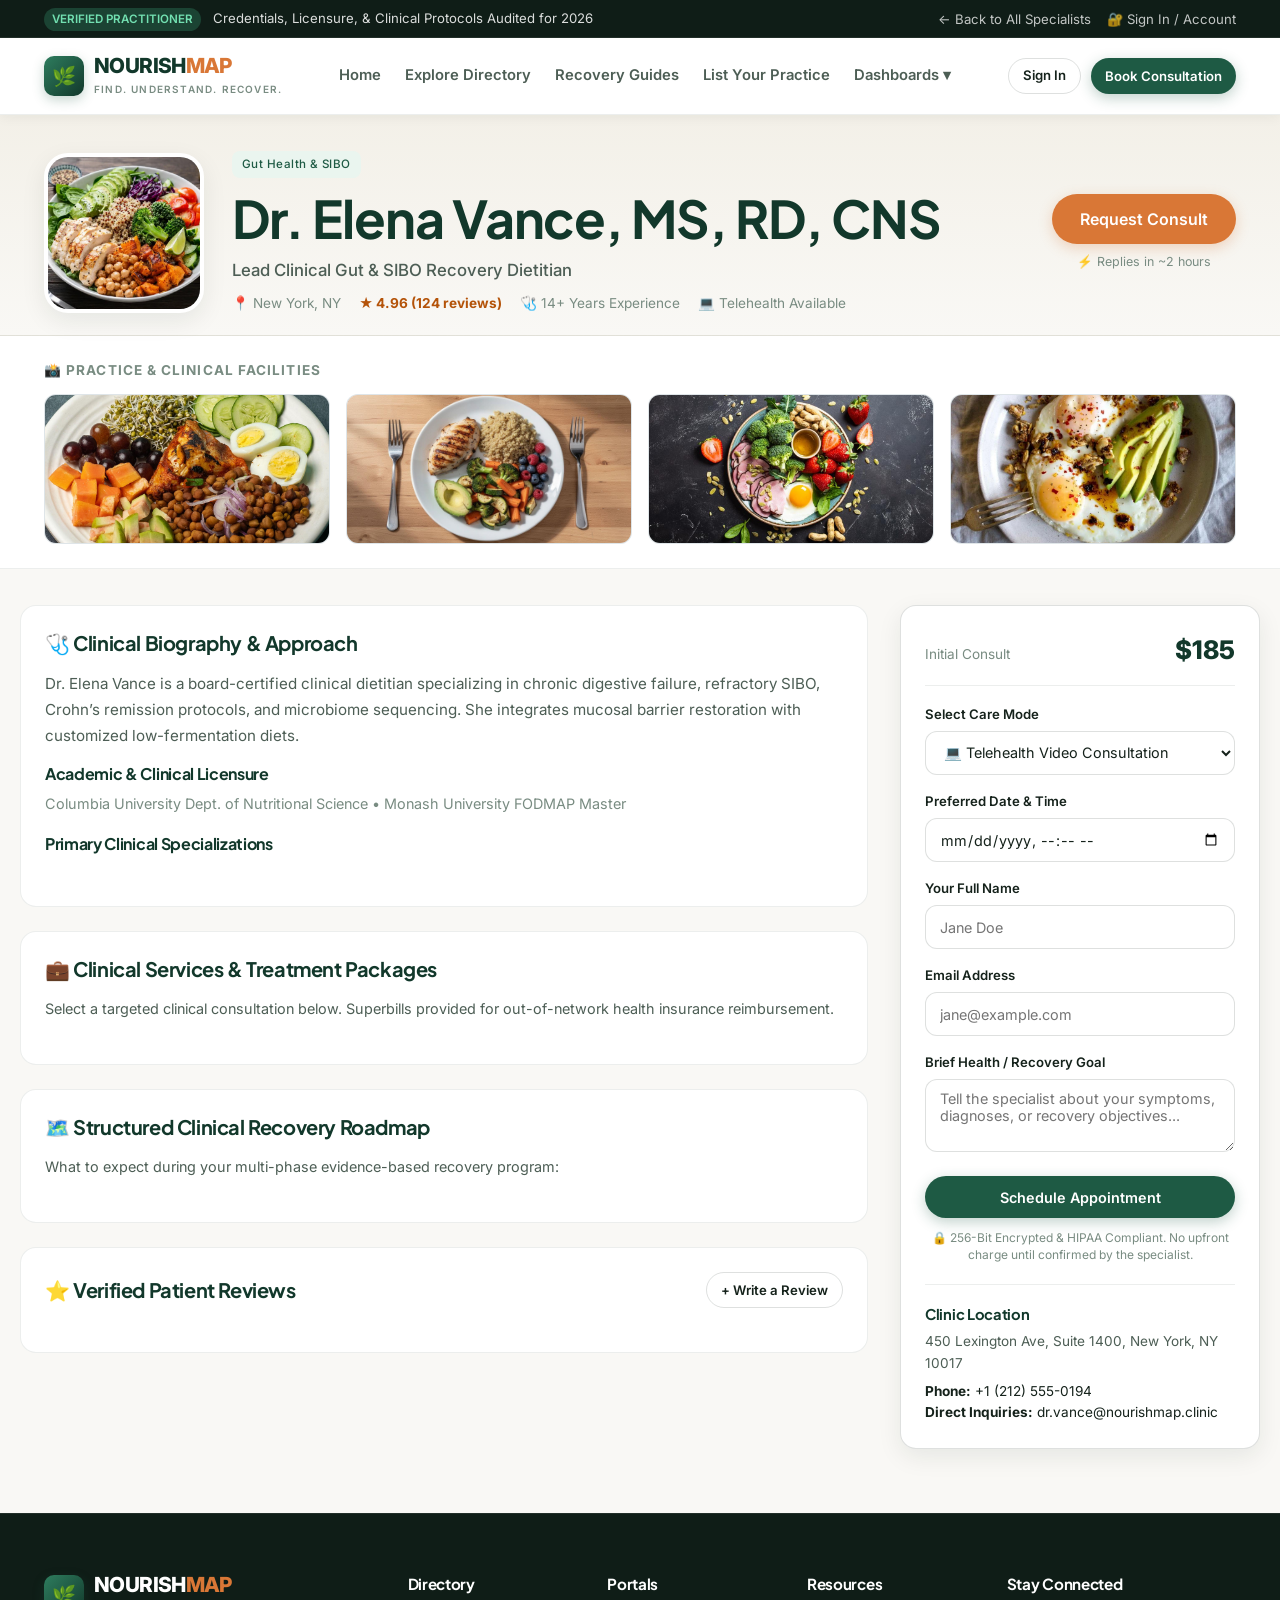
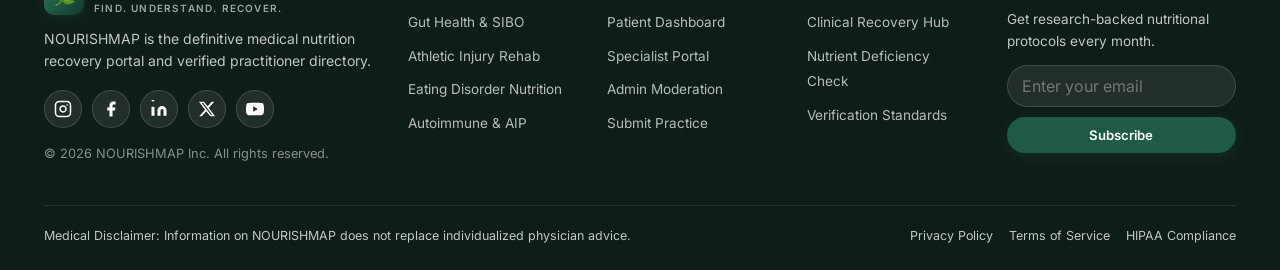
<file: listing-detail.html>
<!DOCTYPE html>
<html lang="en">
<head>
  <meta charset="UTF-8">
  <meta name="viewport" content="width=device-width, initial-scale=1.0">
  <title>Specialist Profile & Recovery Protocol — NOURISHMAP</title>
  <meta name="description" content="View verified credentials, recovery roadmap, patient reviews, and consultation scheduling for board-certified nutritionists.">
  
  <!-- Favicon -->
  <link rel="icon" type="image/svg+xml" href="images/favicon.svg">
  <link rel="alternate icon" href="favicon.svg">
  
  <!-- Fonts -->
  <link rel="preconnect" href="https://fonts.googleapis.com">
  <link rel="preconnect" href="https://fonts.gstatic.com" crossorigin>
  <link href="https://fonts.googleapis.com/css2?family=Fraunces:ital,opsz,wght@0,9..144,600;0,9..144,700;1,9..144,600&family=Inter:wght@400;500;600;700&family=Plus+Jakarta+Sans:wght@500;600;700;800&display=swap" rel="stylesheet">
  
  <!-- Stylesheet -->
  <link rel="stylesheet" href="css/styles.css">
</head>
<body data-page="listing-detail" class="has-topbar">

  <!-- Top Announcement Bar -->
  <div class="topbar">
    <div class="container topbar-content">
      <div>
        <span class="topbar-badge">VERIFIED PRACTITIONER</span>
        <span>Credentials, Licensure, & Clinical Protocols Audited for 2026</span>
      </div>
      <div class="topbar-links">
        <a href="directory.html" class="topbar-link">← Back to All Specialists</a>
        <a href="login.html" class="topbar-link">🔐 Sign In / Account</a>
      </div>
    </div>
  </div>

  <!-- Header -->
  <header class="site-header">
    <div class="container header-inner">
      <a href="index.html" class="brand-logo">
        <div class="brand-icon">🌿</div>
        <div>
          <span class="brand-name">NOURISH<span>MAP</span></span>
          <span class="brand-tagline">Find. Understand. Recover.</span>
        </div>
      </a>

      <nav class="nav-desktop">
        <a href="index.html" class="nav-link">Home</a>
        <a href="directory.html" class="nav-link">Explore Directory</a>
        <a href="guides.html" class="nav-link">Recovery Guides</a>
        <a href="submit.html" class="nav-link">List Your Practice</a>
        
        <!-- Dashboard Dropdown -->
        <div class="dashboard-dropdown">
          <a href="#" class="nav-link" style="gap:4px;">Dashboards ▾</a>
          <div class="dropdown-menu">
            <a href="user-dashboard.html" class="dropdown-item">👤 Patient / User Dashboard</a>
            <a href="owner-dashboard.html" class="dropdown-item">🩺 Specialist Practice Portal</a>
            <a href="admin-dashboard.html" class="dropdown-item">⚙️ Admin Moderation Center</a>
          </div>
        </div>
      </nav>

      <div class="header-actions">
        <a href="login.html" class="btn btn-outline btn-sm">Sign In</a>
        <button class="btn btn-primary btn-sm" onclick="openBookingModal()">Book Consultation</button>
        <button class="mobile-toggle" aria-label="Toggle Navigation">☰</button>
      </div>
    </div>
  </header>

  <!-- Profile Hero Area -->
  <section class="profile-hero">
    <div class="container">
      <div class="profile-header-grid">
        <div class="profile-avatar-large">
          <img id="profileAvatar" src="images/image-2.png" alt="Specialist Profile">
        </div>
        <div class="profile-title-block">
          <span class="badge badge-tag" id="profileCategory" style="margin-bottom:8px;">Gut Health & SIBO</span>
          <h1 id="profileName">Dr. Elena Vance, MS, RD, CNS</h1>
          <div class="designation" id="profileHeadline">Lead Clinical Gut & SIBO Recovery Dietitian</div>
          
          <div class="profile-meta-tags">
            <span id="profileLocation">📍 New York, NY</span>
            <span id="profileRating" style="color:#b45309; font-weight:700;">★ 4.96 (124 reviews)</span>
            <span id="profileExperience">🩺 14+ Years Experience</span>
            <span>💻 Telehealth Available</span>
          </div>
        </div>

        <div>
          <button class="btn btn-secondary btn-lg" onclick="openBookingModal()">Request Consult</button>
          <div style="font-size:0.78rem; text-align:center; margin-top:8px; color:var(--text-muted);">
            ⚡ Replies in ~2 hours
          </div>
        </div>
      </div>
    </div>
  </section>

  <!-- Clinic & Environment Visual Gallery -->
  <section style="background:#ffffff; border-bottom:1px solid var(--border-light); padding: 24px 0;">
    <div class="container">
      <div style="font-size:0.85rem; font-weight:700; color:var(--text-muted); text-transform:uppercase; letter-spacing:0.08em; margin-bottom:12px;">
        📸 Practice & Clinical Facilities
      </div>
      <div class="facility-gallery-grid">
        <div class="facility-gallery-item">
          <img src="images/image-23.png" alt="Clinical facility 1">
        </div>
        <div class="facility-gallery-item">
          <img src="images/image-24.png" alt="Clinical facility 2">
        </div>
        <div class="facility-gallery-item">
          <img src="images/image-25.png" alt="Clinical facility 3">
        </div>
        <div class="facility-gallery-item">
          <img src="images/image-26.png" alt="Clinical facility 4">
        </div>
      </div>
    </div>
  </section>

  <!-- Main Profile Details Grid -->
  <main class="container profile-details-layout">
    
    <!-- Left Main Content Column -->
    <div>
      
      <!-- Bio & Overview -->
      <div class="detail-card">
        <h2 class="detail-card-title">🩺 Clinical Biography & Approach</h2>
        <p id="profileBio" style="color:var(--text-secondary); line-height:1.7; font-size:0.95rem; margin-bottom:16px;">
          Dr. Elena Vance is a board-certified clinical dietitian specializing in chronic digestive failure, refractory SIBO, Crohn’s remission protocols, and microbiome sequencing. She integrates mucosal barrier restoration with customized low-fermentation diets.
        </p>

        <h4 style="font-size:1rem; margin-bottom:8px; color:var(--primary-dark);">Academic & Clinical Licensure</h4>
        <p id="profileEducation" style="font-size:0.9rem; color:var(--text-muted); margin-bottom:18px;">
          Columbia University Dept. of Nutritional Science • Monash University FODMAP Master
        </p>

        <h4 style="font-size:1rem; margin-bottom:12px; color:var(--primary-dark);">Primary Clinical Specializations</h4>
        <div class="listing-tags" id="profileSpecialties">
          <!-- Injected via JS -->
        </div>
      </div>

      <!-- Services & Consultation Tiers -->
      <div class="detail-card">
        <h2 class="detail-card-title">💼 Clinical Services & Treatment Packages</h2>
        <p style="color:var(--text-secondary); font-size:0.9rem; margin-bottom:20px;">
          Select a targeted clinical consultation below. Superbills provided for out-of-network health insurance reimbursement.
        </p>
        <div class="services-tier-list" id="profileServicesList">
          <!-- Injected via JS -->
        </div>
      </div>

      <!-- Recovery Protocol Roadmap -->
      <div class="detail-card">
        <h2 class="detail-card-title">🗺️ Structured Clinical Recovery Roadmap</h2>
        <p style="color:var(--text-secondary); font-size:0.9rem; margin-bottom:20px;">
          What to expect during your multi-phase evidence-based recovery program:
        </p>
        <div class="recovery-roadmap" id="profileRoadmap">
          <!-- Injected via JS -->
        </div>
      </div>

      <!-- Patient Reviews -->
      <div class="detail-card">
        <div style="display:flex; justify-content:space-between; align-items:center; margin-bottom:20px; flex-wrap:wrap; gap:12px;">
          <h2 class="detail-card-title" style="margin-bottom:0;">⭐ Verified Patient Reviews</h2>
          <button class="btn btn-sm btn-outline" onclick="openReviewModal()">+ Write a Review</button>
        </div>

        <div id="profileReviewsList">
          <!-- Injected via JS -->
        </div>
      </div>

    </div>

    <!-- Right Sticky Booking & Contact Sidebar -->
    <aside>
      <div class="booking-widget-card">
        <div class="booking-price-header">
          <span class="price-from">Initial Consult</span>
          <span class="price-val" id="widgetPriceVal">$185</span>
        </div>

        <form onsubmit="handleBookingSubmit(event)">
          <div class="form-group">
            <label class="form-label">Select Care Mode</label>
            <select class="form-control" required>
              <option value="telehealth">💻 Telehealth Video Consultation</option>
              <option value="inperson">🏥 In-Person Clinic Visit (NYC)</option>
            </select>
          </div>

          <div class="form-group">
            <label class="form-label">Preferred Date & Time</label>
            <input type="datetime-local" class="form-control" required>
          </div>

          <div class="form-group">
            <label class="form-label">Your Full Name</label>
            <input type="text" class="form-control" placeholder="Jane Doe" required>
          </div>

          <div class="form-group">
            <label class="form-label">Email Address</label>
            <input type="email" class="form-control" placeholder="jane@example.com" required>
          </div>

          <div class="form-group">
            <label class="form-label">Brief Health / Recovery Goal</label>
            <textarea class="form-control" rows="3" placeholder="Tell the specialist about your symptoms, diagnoses, or recovery objectives..."></textarea>
          </div>

          <button type="submit" class="btn btn-primary" style="width:100%; margin-bottom:12px;">Schedule Appointment</button>
          
          <div style="font-size:0.75rem; color:var(--text-muted); text-align:center; line-height:1.4;">
            🔒 256-Bit Encrypted & HIPAA Compliant. No upfront charge until confirmed by the specialist.
          </div>
        </form>

        <hr style="margin:20px 0; border:none; border-top:1px solid var(--border-light);">

        <div style="font-size:0.85rem;">
          <h4 style="font-size:0.92rem; margin-bottom:8px; color:var(--primary-dark);">Clinic Location</h4>
          <p id="profileAddress" style="color:var(--text-secondary); margin-bottom:6px;">450 Lexington Ave, Suite 1400, New York, NY 10017</p>
          <p><strong>Phone:</strong> <span id="profilePhone">+1 (212) 555-0194</span></p>
          <p><strong>Direct Inquiries:</strong> <span id="profileEmail">dr.vance@nourishmap.clinic</span></p>
        </div>
      </div>
    </aside>

  </main>

  <!-- Booking Appointment Modal -->
  <div class="modal-backdrop" id="bookingModal">
    <div class="modal-content">
      <button class="modal-close-btn" onclick="document.getElementById('bookingModal').classList.remove('open')">✕</button>
      <h3 style="font-size:1.4rem; color:var(--primary-dark); margin-bottom:8px;">Schedule Clinical Intake</h3>
      <p style="color:var(--text-secondary); font-size:0.9rem; margin-bottom:20px;">Direct intake request with verified practitioner review.</p>
      
      <form onsubmit="handleBookingSubmit(event)">
        <div class="form-group">
          <label class="form-label">Selected Protocol / Service</label>
          <input type="text" id="bookingServiceName" class="form-control" value="Initial Clinical Gut Assessment" readonly>
        </div>
        <div class="form-group">
          <label class="form-label">Preferred Date</label>
          <input type="date" class="form-control" required>
        </div>
        <div class="form-group">
          <label class="form-label">Patient Contact Email</label>
          <input type="email" class="form-control" placeholder="yourname@domain.com" required>
        </div>
        <div class="form-group">
          <label class="form-label">Primary Symptom / Diagnosis</label>
          <input type="text" class="form-control" placeholder="e.g. SIBO, Post-Op ACL, Food Intolerance" required>
        </div>
        <button type="submit" class="btn btn-primary" style="width:100%;">Confirm Consultation Request</button>
      </form>
    </div>
  </div>

  <!-- Review Modal -->
  <div class="modal-backdrop" id="reviewModal">
    <div class="modal-content">
      <button class="modal-close-btn" onclick="document.getElementById('reviewModal').classList.remove('open')">✕</button>
      <h3 style="font-size:1.4rem; color:var(--primary-dark); margin-bottom:8px;">Write a Verified Patient Review</h3>
      <p style="color:var(--text-secondary); font-size:0.9rem; margin-bottom:20px;">Help fellow patients discover compassionate, evidence-based care.</p>
      
      <form onsubmit="handleReviewSubmit(event)">
        <div class="form-group">
          <label class="form-label">Your Name or Alias</label>
          <input type="text" id="reviewAuthor" class="form-control" placeholder="e.g. Rachel C." required>
        </div>
        <div class="form-group">
          <label class="form-label">Rating</label>
          <select class="form-control">
            <option>★★★★★ 5 Stars (Exceptional Care)</option>
            <option>★★★★☆ 4 Stars (Very Good)</option>
            <option>★★★☆☆ 3 Stars (Satisfactory)</option>
          </select>
        </div>
        <div class="form-group">
          <label class="form-label">Review Headline</label>
          <input type="text" id="reviewTitle" class="form-control" placeholder="e.g. Finally healed after 2 years of struggle" required>
        </div>
        <div class="form-group">
          <label class="form-label">Detailed Clinical Experience</label>
          <textarea id="reviewComment" class="form-control" rows="4" placeholder="Describe how the specialist structured your recovery protocol..." required></textarea>
        </div>
        <button type="submit" class="btn btn-primary" style="width:100%;">Publish Verified Review</button>
      </form>
    </div>
  </div>

  <!-- Footer -->
  <footer class="site-footer">
    <div class="container">
      <div class="footer-grid">
        <div class="footer-brand">
          <a href="index.html" class="brand-logo">
            <div class="brand-icon">🌿</div>
            <div>
              <span class="brand-name">NOURISH<span style="color:var(--secondary)">MAP</span></span>
              <span class="brand-tagline" style="color:rgba(255,255,255,0.6);">Find. Understand. Recover.</span>
            </div>
          </a>
          <p>
            NOURISHMAP is the definitive medical nutrition recovery portal and verified practitioner directory.
          </p>
          <div class="footer-social-links">
            <a href="https://instagram.com" class="footer-social-icon" target="_blank" rel="noopener noreferrer" title="Instagram" aria-label="Instagram">
              <svg width="18" height="18" viewBox="0 0 24 24" fill="none" stroke="currentColor" stroke-width="2" stroke-linecap="round" stroke-linejoin="round"><rect x="2" y="2" width="20" height="20" rx="5" ry="5"></rect><path d="M16 11.37A4 4 0 1 1 12.63 8 4 4 0 0 1 16 11.37z"></path><line x1="17.5" y1="6.5" x2="17.51" y2="6.5"></line></svg>
            </a>
            <a href="https://facebook.com" class="footer-social-icon" target="_blank" rel="noopener noreferrer" title="Facebook" aria-label="Facebook">
              <svg width="18" height="18" viewBox="0 0 24 24" fill="currentColor"><path d="M18 2h-3a5 5 0 0 0-5 5v3H7v4h3v8h4v-8h3l1-4h-4V7a1 1 0 0 1 1-1h3z"></path></svg>
            </a>
            <a href="https://linkedin.com" class="footer-social-icon" target="_blank" rel="noopener noreferrer" title="LinkedIn" aria-label="LinkedIn">
              <svg width="18" height="18" viewBox="0 0 24 24" fill="currentColor"><path d="M16 8a6 6 0 0 1 6 6v7h-4v-7a2 2 0 0 0-2-2 2 2 0 0 0-2 2v7h-4v-7a6 6 0 0 1 6-6z"></path><rect x="2" y="9" width="4" height="12"></rect><circle cx="4" r="2"></circle></svg>
            </a>
            <a href="https://x.com" class="footer-social-icon" target="_blank" rel="noopener noreferrer" title="X / Twitter" aria-label="X">
              <svg width="18" height="18" viewBox="0 0 24 24" fill="currentColor"><path d="M18.244 2.25h3.308l-7.227 8.26 8.502 11.24H16.17l-5.214-6.817L4.99 21.75H1.68l7.73-8.835L1.254 2.25H8.08l4.713 6.231zm-1.161 17.52h1.833L7.084 4.126H5.117z"></path></svg>
            </a>
            <a href="https://youtube.com" class="footer-social-icon" target="_blank" rel="noopener noreferrer" title="YouTube" aria-label="YouTube">
              <svg width="18" height="18" viewBox="0 0 24 24" fill="currentColor"><path d="M23.498 6.186a3.016 3.016 0 0 0-2.122-2.136C19.505 3.545 12 3.545 12 3.545s-7.505 0-9.377.505A3.017 3.017 0 0 0 .502 6.186C0 8.07 0 12 0 12s0 3.93.502 5.814a3.016 3.016 0 0 0 2.122 2.136c1.871.505 9.376.505 9.376.505s7.505 0 9.377-.505a3.015 3.015 0 0 0 2.122-2.136C24 15.93 24 12 24 12s0-3.93-.502-5.814zM9.545 15.568V8.432L15.818 12l-6.273 3.568z"></path></svg>
            </a>
          </div>
          <div style="font-size:0.8rem; color:rgba(255,255,255,0.5);">
            © 2026 NOURISHMAP Inc. All rights reserved.
          </div>
        </div>

        <div>
          <h4 class="footer-heading">Directory</h4>
          <ul class="footer-links">
            <li class="footer-link"><a href="directory.html?category=gut-health">Gut Health & SIBO</a></li>
            <li class="footer-link"><a href="directory.html?category=sports-injury">Athletic Injury Rehab</a></li>
            <li class="footer-link"><a href="directory.html?category=ed-recovery">Eating Disorder Nutrition</a></li>
            <li class="footer-link"><a href="directory.html?category=autoimmune-chronic">Autoimmune & AIP</a></li>
          </ul>
        </div>

        <div>
          <h4 class="footer-heading">Portals</h4>
          <ul class="footer-links">
            <li class="footer-link"><a href="user-dashboard.html">Patient Dashboard</a></li>
            <li class="footer-link"><a href="owner-dashboard.html">Specialist Portal</a></li>
            <li class="footer-link"><a href="admin-dashboard.html">Admin Moderation</a></li>
            <li class="footer-link"><a href="submit.html">Submit Practice</a></li>
          </ul>
        </div>

        <div>
          <h4 class="footer-heading">Resources</h4>
          <ul class="footer-links">
            <li class="footer-link"><a href="guides.html">Clinical Recovery Hub</a></li>
            <li class="footer-link"><a href="guides.html">Nutrient Deficiency Check</a></li>
            <li class="footer-link"><a href="submit.html">Verification Standards</a></li>
          </ul>
        </div>

        <div class="footer-newsletter">
          <h4 class="footer-heading">Stay Connected</h4>
          <p style="font-size:0.85rem; margin-bottom:12px;">Get research-backed nutritional protocols every month.</p>
          <form onsubmit="event.preventDefault(); showToast('Subscribed to NOURISHMAP!');">
            <input type="email" placeholder="Enter your email" required>
            <button type="submit" class="btn btn-primary btn-sm" style="width:100%;">Subscribe</button>
          </form>
        </div>
      </div>

      <div class="footer-bottom">
        <div>Medical Disclaimer: Information on NOURISHMAP does not replace individualized physician advice.</div>
        <div style="display:flex; gap:16px;">
          <a href="#">Privacy Policy</a>
          <a href="#">Terms of Service</a>
          <a href="#">HIPAA Compliance</a>
        </div>
      </div>
    </div>
  </footer>

  <!-- Scripts -->
  <script src="js/data.js"></script>
  <script src="js/app.js"></script>
</body>
</html>
</file>
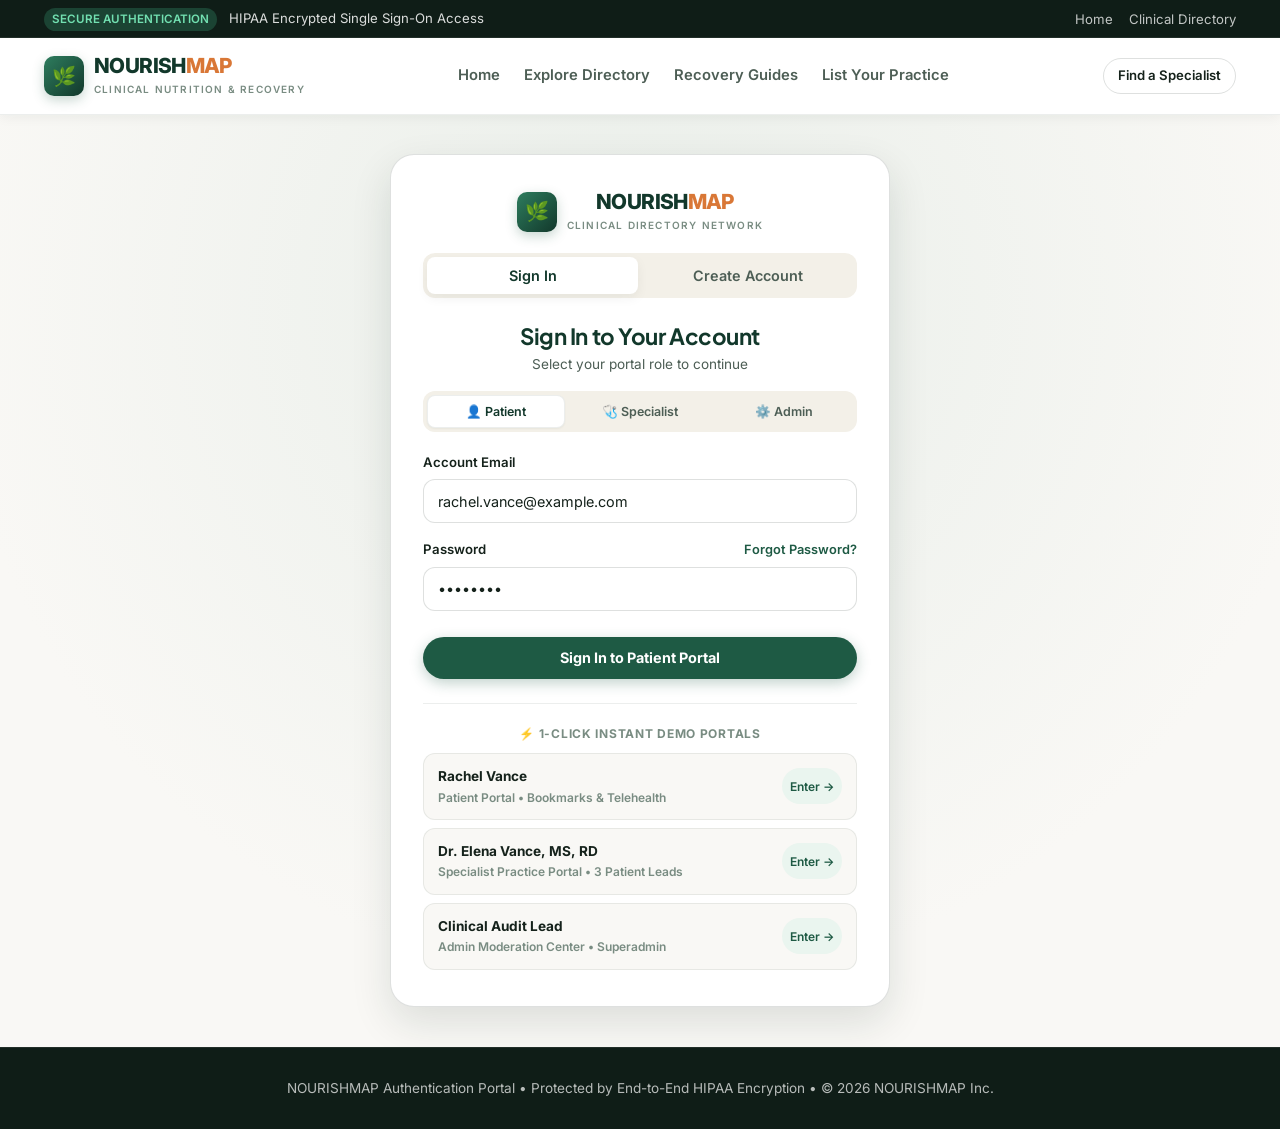
<file: login.html>
<!DOCTYPE html>
<html lang="en">
<head>
  <meta charset="UTF-8">
  <meta name="viewport" content="width=device-width, initial-scale=1.0">
  <title>Account Login & Authentication — NOURISHMAP</title>
  <meta name="description" content="Sign in to NOURISHMAP to access your Patient Portal, Specialist Practice Portal, or Admin Moderation Center.">
  
  <!-- Favicon -->
  <link rel="icon" type="image/svg+xml" href="images/favicon.svg">
  <link rel="alternate icon" href="favicon.svg">
  
  <!-- Fonts -->
  <link rel="preconnect" href="https://fonts.googleapis.com">
  <link rel="preconnect" href="https://fonts.gstatic.com" crossorigin>
  <link href="https://fonts.googleapis.com/css2?family=Fraunces:ital,opsz,wght@0,9..144,600;0,9..144,700;1,9..144,600&family=Inter:wght@400;500;600;700&family=Plus+Jakarta+Sans:wght@500;600;700;800&display=swap" rel="stylesheet">
  
  <!-- Stylesheet -->
  <link rel="stylesheet" href="css/styles.css">
  
  <style>
    .auth-wrapper {
      min-height: calc(100vh - 180px);
      display: flex;
      align-items: center;
      justify-content: center;
      padding: 40px 16px;
      background: radial-gradient(circle at 50% 20%, rgba(46, 125, 94, 0.08) 0%, var(--bg-main) 70%);
    }
    .auth-card {
      width: 100%;
      max-width: 500px;
      background: #ffffff;
      border: 1px solid var(--border-medium);
      border-radius: var(--radius-xl);
      padding: 36px 32px;
      box-shadow: var(--shadow-lg);
      margin: 0 auto;
      box-sizing: border-box;
    }
    .auth-tabs {
      display: grid;
      grid-template-columns: 1fr 1fr;
      background: var(--bg-subtle);
      padding: 4px;
      border-radius: var(--radius-md);
      margin-bottom: 24px;
      gap: 4px;
    }
    .auth-tab-btn {
      padding: 10px;
      font-size: 0.9rem;
      font-weight: 600;
      border: none;
      background: transparent;
      border-radius: var(--radius-sm);
      cursor: pointer;
      color: var(--text-secondary);
      transition: all var(--transition-fast);
      text-align: center;
    }
    .auth-tab-btn.active {
      background: #ffffff;
      color: var(--primary-dark);
      box-shadow: var(--shadow-sm);
    }
    .role-select-bar {
      display: grid;
      grid-template-columns: repeat(3, 1fr);
      gap: 6px;
      margin-bottom: 20px;
      background: var(--bg-subtle);
      padding: 4px;
      border-radius: var(--radius-md);
    }
    .role-btn {
      padding: 8px 4px;
      font-size: 0.78rem;
      font-weight: 600;
      border: 1px solid transparent;
      border-radius: var(--radius-sm);
      background: transparent;
      color: var(--text-secondary);
      cursor: pointer;
      transition: all var(--transition-fast);
      text-align: center;
    }
    .role-btn.active {
      background: #ffffff;
      color: var(--primary-dark);
      border-color: var(--border-light);
      box-shadow: var(--shadow-xs);
    }
    .auth-view {
      display: none;
    }
    .auth-view.active {
      display: block;
    }
    .quick-role-badge {
      display: flex;
      align-items: center;
      justify-content: space-between;
      padding: 12px 14px;
      border: 1px solid var(--border-light);
      border-radius: var(--radius-md);
      font-size: 0.85rem;
      font-weight: 600;
      background: var(--bg-main);
      cursor: pointer;
      transition: all var(--transition-fast);
      color: var(--text-primary);
      text-decoration: none;
      text-align: left;
    }
    .quick-role-badge:hover {
      border-color: var(--primary);
      background: var(--primary-soft);
      color: var(--primary-dark);
    }
  </style>
</head>
<body data-page="auth" class="has-topbar">

  <!-- Top Announcement Bar -->
  <div class="topbar">
    <div class="container topbar-content">
      <div>
        <span class="topbar-badge">SECURE AUTHENTICATION</span>
        <span>HIPAA Encrypted Single Sign-On Access</span>
      </div>
      <div class="topbar-links">
        <a href="index.html" class="topbar-link">Home</a>
        <a href="directory.html" class="topbar-link">Clinical Directory</a>
      </div>
    </div>
  </div>

  <!-- Header -->
  <header class="site-header">
    <div class="container header-inner">
      <a href="index.html" class="brand-logo" title="NOURISHMAP Home">
        <div class="brand-icon">🌿</div>
        <div>
          <span class="brand-name">NOURISH<span>MAP</span></span>
          <span class="brand-tagline">Clinical Nutrition & Recovery</span>
        </div>
      </a>

      <nav class="nav-desktop">
        <a href="index.html" class="nav-link">Home</a>
        <a href="directory.html" class="nav-link">Explore Directory</a>
        <a href="guides.html" class="nav-link">Recovery Guides</a>
        <a href="submit.html" class="nav-link">List Your Practice</a>
      </nav>

      <div class="header-actions">
        <a href="directory.html" class="btn btn-outline btn-sm">Find a Specialist</a>
        <button class="mobile-toggle" aria-label="Toggle Navigation">☰</button>
      </div>
    </div>
  </header>

  <!-- Main Auth Container -->
  <div class="auth-wrapper">
    <div class="auth-card">
      
      <!-- Clickable Centered Logo -->
      <div class="auth-card-logo" style="text-align:center; margin-bottom:20px;">
        <a href="index.html" class="brand-logo" style="display:inline-flex; text-decoration:none;" title="Return to NOURISHMAP Home">
          <div class="brand-icon">🌿</div>
          <div>
            <span class="brand-name">NOURISH<span>MAP</span></span>
            <span class="brand-tagline">Clinical Directory Network</span>
          </div>
        </a>
      </div>

      <!-- Auth Switcher Tabs -->
      <div class="auth-tabs" id="authTabs">
        <button type="button" class="auth-tab-btn active" onclick="switchAuthTab('login')">Sign In</button>
        <button type="button" class="auth-tab-btn" onclick="switchAuthTab('register')">Create Account</button>
      </div>

      <!-- VIEW 1: SIGN IN -->
      <div class="auth-view active" id="loginView">
        <h2 style="font-size: 1.4rem; color: var(--primary-dark); text-align: center; margin-bottom: 4px;" id="loginHeading">Sign In to Your Account</h2>
        <p style="font-size: 0.85rem; color: var(--text-secondary); text-align: center; margin-bottom: 16px;">Select your portal role to continue</p>

        <!-- Role Selector -->
        <div class="role-select-bar">
          <button type="button" class="role-btn active" id="roleBtnPatient" onclick="selectLoginRole('patient')">👤 Patient</button>
          <button type="button" class="role-btn" id="roleBtnOwner" onclick="selectLoginRole('owner')">🩺 Specialist</button>
          <button type="button" class="role-btn" id="roleBtnAdmin" onclick="selectLoginRole('admin')">⚙️ Admin</button>
        </div>

        <form id="signInForm" onsubmit="event.preventDefault(); handleAuthSubmit('login');">
          <div class="form-group">
            <label class="form-label" for="loginEmail">Account Email</label>
            <input type="email" id="loginEmail" class="form-control" placeholder="name@example.com" value="rachel.vance@example.com" required>
          </div>

          <div class="form-group">
            <div style="display: flex; justify-content: space-between; align-items: center; margin-bottom: 6px;">
              <label class="form-label" for="loginPassword" style="margin-bottom: 0;">Password</label>
              <a href="javascript:void(0)" onclick="switchAuthTab('forgot')" style="font-size: 0.8rem; color: var(--primary); font-weight: 600;">Forgot Password?</a>
            </div>
            <input type="password" id="loginPassword" class="form-control" placeholder="••••••••" value="••••••••" required>
          </div>

          <button type="submit" class="btn btn-primary" id="loginSubmitBtn" style="width: 100%; justify-content: center; margin-top: 10px; padding: 12px; font-weight:700;">Sign In to Patient Portal</button>
        </form>

        <div style="margin-top: 24px; padding-top: 20px; border-top: 1px solid var(--border-light);">
          <div style="font-size: 0.75rem; font-weight: 700; color: var(--text-muted); text-transform: uppercase; letter-spacing: 0.06em; margin-bottom: 10px; text-align: center;">⚡ 1-Click Instant Demo Portals</div>
          <div style="display: flex; flex-direction: column; gap: 8px;">
            <a href="user-dashboard.html" class="quick-role-badge">
              <div>
                <strong>Rachel Vance</strong>
                <div style="font-size:0.75rem; color:var(--text-muted);">Patient Portal • Bookmarks & Telehealth</div>
              </div>
              <span class="btn btn-sm btn-subtle" style="font-size:0.75rem; padding:4px 8px;">Enter →</span>
            </a>
            <a href="owner-dashboard.html" class="quick-role-badge">
              <div>
                <strong>Dr. Elena Vance, MS, RD</strong>
                <div style="font-size:0.75rem; color:var(--text-muted);">Specialist Practice Portal • 3 Patient Leads</div>
              </div>
              <span class="btn btn-sm btn-subtle" style="font-size:0.75rem; padding:4px 8px;">Enter →</span>
            </a>
            <a href="admin-dashboard.html" class="quick-role-badge">
              <div>
                <strong>Clinical Audit Lead</strong>
                <div style="font-size:0.75rem; color:var(--text-muted);">Admin Moderation Center • Superadmin</div>
              </div>
              <span class="btn btn-sm btn-subtle" style="font-size:0.75rem; padding:4px 8px;">Enter →</span>
            </a>
          </div>
        </div>
      </div>

      <!-- VIEW 2: REGISTER / CREATE ACCOUNT -->
      <div class="auth-view" id="registerView">
        <h2 style="font-size: 1.4rem; color: var(--primary-dark); text-align: center; margin-bottom: 4px;">Create an Account</h2>
        <p style="font-size: 0.85rem; color: var(--text-secondary); text-align: center; margin-bottom: 18px;">Join NOURISHMAP to track recovery milestones and consult specialists.</p>

        <form id="signUpForm" onsubmit="event.preventDefault(); handleAuthSubmit('register');">
          <div class="form-group">
            <label class="form-label" for="regName">Full Legal Name</label>
            <input type="text" id="regName" class="form-control" placeholder="e.g. Alex Morgan" required>
          </div>

          <div class="form-group">
            <label class="form-label" for="regEmail">Email Address</label>
            <input type="email" id="regEmail" class="form-control" placeholder="name@example.com" required>
          </div>

          <div class="form-group">
            <label class="form-label" for="regRole">Account Type</label>
            <select id="regRole" class="form-control" required onchange="handleRegisterRoleChange(this.value)">
              <option value="patient">Patient / Individual Seeking Care</option>
              <option value="practitioner">Verified Specialist (Dietitian / Physician)</option>
            </select>
          </div>

          <div class="form-group">
            <label class="form-label" for="regPassword">Create Password</label>
            <input type="password" id="regPassword" class="form-control" placeholder="At least 8 characters" minlength="8" required>
          </div>

          <div style="font-size: 0.78rem; color: var(--text-muted); margin-bottom: 16px; line-height: 1.4;">
            By creating an account, you consent to NOURISHMAP <a href="javascript:void(0)" style="color: var(--primary);">Terms of Care</a> and <a href="javascript:void(0)" style="color: var(--primary);">HIPAA Security Policies</a>.
          </div>

          <button type="submit" class="btn btn-primary" style="width: 100%; justify-content: center; padding: 12px; font-weight:700;">Create Account</button>
        </form>

        <div style="margin-top: 18px; text-align: center; font-size: 0.85rem; color: var(--text-secondary);">
          Are you a clinical provider? <a href="submit.html" style="color: var(--primary); font-weight: 600;">Apply for Directory Verification →</a>
        </div>
      </div>

      <!-- VIEW 3: FORGOT PASSWORD -->
      <div class="auth-view" id="forgotView">
        <h2 style="font-size: 1.4rem; color: var(--primary-dark); text-align: center; margin-bottom: 6px;">Reset Password</h2>
        <p style="font-size: 0.88rem; color: var(--text-secondary); text-align: center; margin-bottom: 20px;">Enter your email to receive a secure password reset link.</p>

        <form id="forgotForm" onsubmit="event.preventDefault(); handleAuthSubmit('forgot');">
          <div class="form-group">
            <label class="form-label" for="forgotEmail">Registered Email Address</label>
            <input type="email" id="forgotEmail" class="form-control" placeholder="name@example.com" required>
          </div>

          <button type="submit" class="btn btn-primary" style="width: 100%; justify-content: center; padding: 12px; margin-bottom: 14px; font-weight:700;">Send Password Reset Link</button>
          
          <button type="button" class="btn btn-outline" style="width: 100%; justify-content: center;" onclick="switchAuthTab('login')">← Back to Sign In</button>
        </form>
      </div>

    </div>
  </div>

  <!-- Footer -->
  <footer class="site-footer" style="padding:30px 0;">
    <div class="container text-center" style="font-size:0.85rem; color:rgba(255,255,255,0.7); display:flex; flex-direction:column; align-items:center; gap:8px;">
      <div>NOURISHMAP Authentication Portal • Protected by End-to-End HIPAA Encryption • © 2026 NOURISHMAP Inc.</div>
    </div>
  </footer>

  <!-- Scripts -->
  <script src="js/data.js"></script>
  <script src="js/app.js"></script>
  <script>
    let currentRole = 'patient';

    function selectLoginRole(role) {
      currentRole = role;
      document.querySelectorAll('.role-btn').forEach(b => b.classList.remove('active'));
      
      const emailInput = document.getElementById('loginEmail');
      const submitBtn = document.getElementById('loginSubmitBtn');
      const heading = document.getElementById('loginHeading');

      if (role === 'patient') {
        document.getElementById('roleBtnPatient').classList.add('active');
        if (emailInput) emailInput.value = 'rachel.vance@example.com';
        if (submitBtn) submitBtn.textContent = 'Sign In to Patient Portal';
        if (heading) heading.textContent = 'Patient Portal Sign In';
      } else if (role === 'owner') {
        document.getElementById('roleBtnOwner').classList.add('active');
        if (emailInput) emailInput.value = 'dr.vance@nourishmap.clinic';
        if (submitBtn) submitBtn.textContent = 'Sign In to Specialist Portal';
        if (heading) heading.textContent = 'Specialist Practice Sign In';
      } else if (role === 'admin') {
        document.getElementById('roleBtnAdmin').classList.add('active');
        if (emailInput) emailInput.value = 'audit.lead@nourishmap.org';
        if (submitBtn) submitBtn.textContent = 'Sign In to Admin Governance';
        if (heading) heading.textContent = 'Admin Governance Sign In';
      }
    }

    function switchAuthTab(tab) {
      const tabs = document.querySelectorAll('.auth-tab-btn');
      const views = document.querySelectorAll('.auth-view');
      
      tabs.forEach(t => t.classList.remove('active'));
      views.forEach(v => v.classList.remove('active'));

      if (tab === 'login') {
        tabs[0]?.classList.add('active');
        document.getElementById('loginView')?.classList.add('active');
      } else if (tab === 'register') {
        tabs[1]?.classList.add('active');
        document.getElementById('registerView')?.classList.add('active');
      } else if (tab === 'forgot') {
        document.getElementById('forgotView')?.classList.add('active');
      }
    }

    function handleRegisterRoleChange(val) {
      if (val === 'practitioner') {
        showToast('Tip: You can also use our multi-step Provider Onboarding wizard on the Submit page.', 'info');
      }
    }

    function handleAuthSubmit(action) {
      if (action === 'login') {
        if (currentRole === 'patient') {
          showToast('Welcome back, Rachel! Redirecting to Patient Portal...');
          setTimeout(() => { window.location.href = 'user-dashboard.html'; }, 800);
        } else if (currentRole === 'owner') {
          showToast('Welcome Dr. Elena Vance! Redirecting to Specialist Portal...');
          setTimeout(() => { window.location.href = 'owner-dashboard.html'; }, 800);
        } else if (currentRole === 'admin') {
          showToast('Superadmin credentials authenticated! Redirecting to Governance Center...');
          setTimeout(() => { window.location.href = 'admin-dashboard.html'; }, 800);
        }
      } else if (action === 'register') {
        const role = document.getElementById('regRole')?.value;
        if (role === 'practitioner') {
          showToast('Account registered! Redirecting to Practice Verification...');
          setTimeout(() => { window.location.href = 'owner-dashboard.html'; }, 900);
        } else {
          showToast('Account created successfully! Welcome to NOURISHMAP.');
          setTimeout(() => { window.location.href = 'user-dashboard.html'; }, 900);
        }
      } else if (action === 'forgot') {
        showToast('Password reset link sent to your registered email inbox.');
        setTimeout(() => { switchAuthTab('login'); }, 1500);
      }
    }

    // Check URL params for role or mode
    const urlParams = new URLSearchParams(window.location.search);
    if (urlParams.get('mode') === 'register') {
      switchAuthTab('register');
    } else if (urlParams.get('mode') === 'forgot') {
      switchAuthTab('forgot');
    } else if (urlParams.get('role')) {
      selectLoginRole(urlParams.get('role'));
    }
  </script>
</body>
</html>
</file>
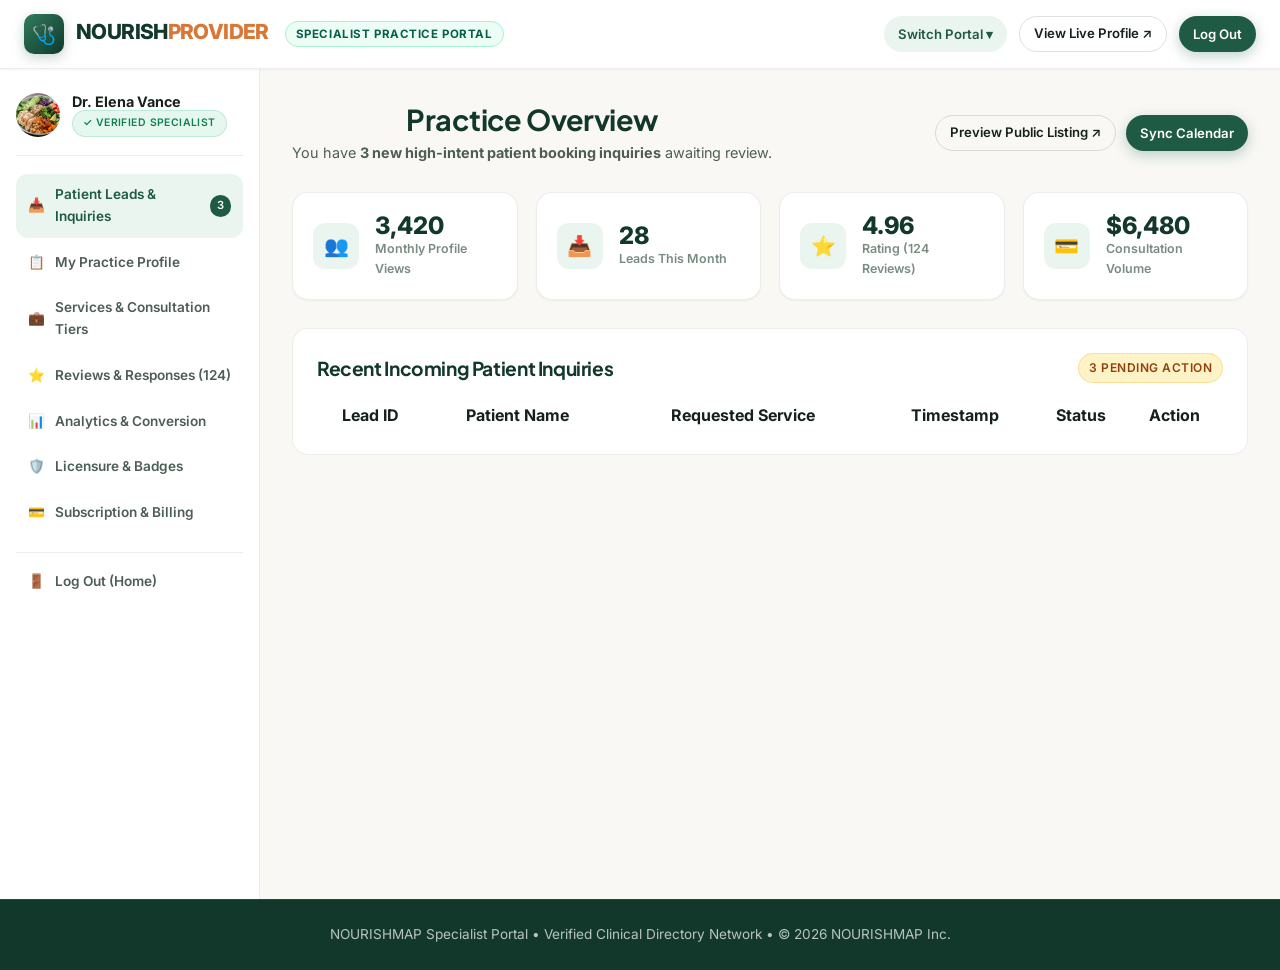
<file: owner-dashboard.html>
<!DOCTYPE html>
<html lang="en">
<head>
  <meta charset="UTF-8">
  <meta name="viewport" content="width=device-width, initial-scale=1.0">
  <title>Specialist Practice Portal & Dashboard — NOURISHMAP</title>
  <meta name="description" content="Manage your clinical nutrition listing, review incoming consultation leads, update service pricing, and track profile analytics.">
  
  <!-- Favicon -->
  <link rel="icon" type="image/svg+xml" href="images/favicon.svg">
  <link rel="alternate icon" href="favicon.svg">
  
  <!-- Fonts -->
  <link rel="preconnect" href="https://fonts.googleapis.com">
  <link rel="preconnect" href="https://fonts.gstatic.com" crossorigin>
  <link href="https://fonts.googleapis.com/css2?family=Fraunces:ital,opsz,wght@0,9..144,600;0,9..144,700;1,9..144,600&family=Inter:wght@400;500;600;700&family=Plus+Jakarta+Sans:wght@500;600;700;800&display=swap" rel="stylesheet">
  
  <!-- Stylesheet -->
  <link rel="stylesheet" href="css/styles.css">
</head>
<body data-page="owner-dashboard" style="padding-top:0 !important; background:var(--bg-main);">

  <!-- Dedicated SaaS Portal Header (Clean & Isolated) -->
  <header class="portal-app-header">
    <div style="display:flex; align-items:center; gap:16px;">
      <a href="index.html" class="portal-brand">
        <div class="brand-icon">🩺</div>
        <div>
          <span class="brand-name">NOURISH<span>PROVIDER</span></span>
        </div>
      </a>
      <span class="portal-pill" style="background:#ecfdf5; color:#065f46; border-color:#a7f3d0;">Specialist Practice Portal</span>
    </div>

    <div class="portal-nav-actions">
      <!-- Portal Role Switcher -->
      <div class="dashboard-dropdown">
        <button class="btn btn-sm btn-subtle" style="gap:6px;">Switch Portal ▾</button>
        <div class="dropdown-menu">
          <a href="user-dashboard.html" class="dropdown-item">👤 Patient / User Dashboard</a>
          <a href="owner-dashboard.html" class="dropdown-item" style="font-weight:700; color:var(--primary);">🩺 Specialist Portal (Active)</a>
          <a href="admin-dashboard.html" class="dropdown-item">⚙️ Admin Moderation Center</a>
        </div>
      </div>

      <a href="listing-detail.html?id=dr-elena-vance" class="btn btn-outline btn-sm" target="_blank">View Live Profile ↗</a>
      <button class="btn btn-primary btn-sm" onclick="handleDashboardLogout('Logged out from Provider Portal. Returning to Home...')">Log Out</button>
    </div>
  </header>

  <!-- Dashboard Layout -->
  <div class="dashboard-layout" style="min-height:calc(100vh - 70px);">
    
    <!-- Sidebar Navigation -->
    <aside class="dashboard-sidebar">
      <div class="dashboard-user-card">
        <img src="images/image-2.png" class="dashboard-user-avatar" alt="Specialist Avatar">
        <div>
          <div class="dashboard-user-name">Dr. Elena Vance</div>
          <div class="dashboard-user-role"><span class="badge badge-verified" style="font-size:0.65rem;">✓ Verified Specialist</span></div>
        </div>
      </div>

      <ul class="dashboard-nav-list">
        <li class="dashboard-nav-item active"><a href="#leads"><span>📥</span> Patient Leads & Inquiries <span class="badge-count">3</span></a></li>
        <li class="dashboard-nav-item"><a href="#listing"><span>📋</span> My Practice Profile</a></li>
        <li class="dashboard-nav-item"><a href="#services"><span>💼</span> Services & Consultation Tiers</a></li>
        <li class="dashboard-nav-item"><a href="#reviews"><span>⭐</span> Reviews & Responses (124)</a></li>
        <li class="dashboard-nav-item"><a href="#analytics"><span>📊</span> Analytics & Conversion</a></li>
        <li class="dashboard-nav-item"><a href="#verification"><span>🛡️</span> Licensure & Badges</a></li>
        <li class="dashboard-nav-item"><a href="#subscription"><span>💳</span> Subscription & Billing</a></li>
        <li class="dashboard-nav-item" style="margin-top: 14px; border-top: 1px solid var(--border-light); padding-top: 8px;"><a href="javascript:void(0)" onclick="handleDashboardLogout('Logged out from Provider Portal. Returning to Home...')"><span style="color:var(--accent);">🚪</span> Log Out (Home)</a></li>
      </ul>
    </aside>

    <!-- Main Content Area -->
    <main class="dashboard-main">
      
      <!-- Welcome Header -->
      <div class="dashboard-header">
        <div>
          <h1 style="font-size:1.8rem; color:var(--primary-dark); margin-bottom:4px;">Practice Overview</h1>
          <p style="color:var(--text-secondary); font-size:0.9rem;">You have <strong>3 new high-intent patient booking inquiries</strong> awaiting review.</p>
        </div>
        <div style="display:flex; gap:10px;">
          <a href="listing-detail.html?id=dr-elena-vance" class="btn btn-outline btn-sm" target="_blank">Preview Public Listing ↗</a>
          <button class="btn btn-primary btn-sm" onclick="showToast('Availability calendar synchronized with Google Calendar.')">Sync Calendar</button>
        </div>
      </div>

      <!-- Quick KPI Stats -->
      <div class="dashboard-stats-grid">
        <div class="stat-card">
          <div class="stat-icon">👥</div>
          <div>
            <div class="stat-val">3,420</div>
            <div class="stat-title">Monthly Profile Views</div>
          </div>
        </div>

        <div class="stat-card">
          <div class="stat-icon">📥</div>
          <div>
            <div class="stat-val">28</div>
            <div class="stat-title">Leads This Month</div>
          </div>
        </div>

        <div class="stat-card">
          <div class="stat-icon">⭐</div>
          <div>
            <div class="stat-val">4.96</div>
            <div class="stat-title">Rating (124 Reviews)</div>
          </div>
        </div>

        <div class="stat-card">
          <div class="stat-icon">💳</div>
          <div>
            <div class="stat-val">$6,480</div>
            <div class="stat-title">Consultation Volume</div>
          </div>
        </div>
      </div>

      <!-- TAB 1: LEADS & INQUIRIES -->
      <div class="dashboard-tab-pane active" id="tab-leads">
        <div style="background:#ffffff; border:1px solid var(--border-light); border-radius:var(--radius-lg); padding:24px; margin-bottom:32px;">
          <div style="display:flex; justify-content:space-between; align-items:center; margin-bottom:18px;">
            <h3 style="font-size:1.2rem; color:var(--primary-dark);">Recent Incoming Patient Inquiries</h3>
            <span class="badge badge-featured" style="font-size:0.75rem;">3 Pending Action</span>
          </div>

          <div style="overflow-x:auto;">
            <table class="leads-table" style="width:100%;">
              <thead>
                <tr>
                  <th>Lead ID</th>
                  <th>Patient Name</th>
                  <th>Requested Service</th>
                  <th>Timestamp</th>
                  <th>Status</th>
                  <th>Action</th>
                </tr>
              </thead>
              <tbody id="ownerLeadsTableBody">
                <!-- Injected via JS -->
              </tbody>
            </table>
          </div>
        </div>
      </div>

      <!-- TAB 2: MY PRACTICE PROFILE -->
      <div class="dashboard-tab-pane" id="tab-listing">
        <div style="background:#ffffff; border:1px solid var(--border-light); border-radius:var(--radius-lg); padding:28px; max-width:800px; margin-bottom:32px;">
          <h3 style="font-size:1.25rem; color:var(--primary-dark); margin-bottom:16px;">Edit Practice Listing & Clinical Bio</h3>
          
          <form onsubmit="event.preventDefault(); showToast('Practice profile updated successfully!');">
            <div class="form-group">
              <label class="form-label">Practitioner Full Name & Credentials</label>
              <input type="text" class="form-control" value="Dr. Elena Vance, MS, RD, CNS">
            </div>

            <div class="form-group">
              <label class="form-label">Professional Practice Headline</label>
              <input type="text" class="form-control" value="Lead Clinical Gut & SIBO Recovery Dietitian">
            </div>

            <div class="form-group">
              <label class="form-label">Specialization Category</label>
              <select class="form-control">
                <option selected>Gut Health & SIBO</option>
                <option>Autoimmune & Fatigue (AIP)</option>
                <option>Eating Disorder Nutrition</option>
                <option>Athletic Injury & Tissue Repair</option>
                <option>Post-Bariatric Recovery</option>
                <option>Oncology Recovery</option>
              </select>
            </div>

            <div class="form-group">
              <label class="form-label">Primary Clinic Address</label>
              <input type="text" class="form-control" value="450 Lexington Ave, Suite 1400, New York, NY 10017">
            </div>

            <div class="form-group">
              <label class="form-label">Clinical Bio & Methodology</label>
              <textarea class="form-control" rows="5">Dr. Elena Vance is a board-certified clinical dietitian specializing in chronic digestive failure, refractory SIBO, Crohn’s remission protocols, and microbiome sequencing. She integrates mucosal barrier restoration with customized low-fermentation diets to rebuild resilient digestive integrity.</textarea>
            </div>

            <div style="display:flex; gap:16px; margin:20px 0;">
              <label class="filter-checkbox-label">
                <input type="checkbox" checked>
                <span>Offers Telehealth / Virtual Care</span>
              </label>
              <label class="filter-checkbox-label">
                <input type="checkbox" checked>
                <span>Accepts Major Health Insurance</span>
              </label>
            </div>

            <button type="submit" class="btn btn-primary">Save Profile Changes</button>
          </form>
        </div>
      </div>

      <!-- TAB 3: SERVICES & CONSULTATION TIERS -->
      <div class="dashboard-tab-pane" id="tab-services">
        <div style="display:flex; justify-content:space-between; align-items:center; margin-bottom:20px;">
          <h2 style="font-size:1.3rem; color:var(--primary-dark);">Services & Consultation Pricing Tiers</h2>
          <button class="btn btn-sm btn-primary" onclick="showToast('New service package modal opened.')">+ Add Service Package</button>
        </div>

        <div style="display:grid; gap:16px; margin-bottom:32px;">
          <div style="background:#ffffff; border:1px solid var(--border-light); border-radius:var(--radius-lg); padding:20px; display:flex; justify-content:space-between; align-items:center; flex-wrap:wrap; gap:16px;">
            <div>
              <span class="badge badge-tag" style="margin-bottom:6px;">Intake Assessment</span>
              <h4 style="font-size:1.1rem; color:var(--primary-dark); margin-bottom:4px;">Initial Clinical Gut Assessment (90 min)</h4>
              <p style="font-size:0.85rem; color:var(--text-secondary);">Comprehensive GI map review, nutritional timeline, and personalized 8-week restoration roadmap.</p>
            </div>
            <div style="text-align:right;">
              <div style="font-size:1.3rem; font-weight:800; color:var(--primary);">$260</div>
              <button class="btn btn-sm btn-outline" style="margin-top:6px;" onclick="showToast('Editing price and package terms.')">Edit Tier</button>
            </div>
          </div>

          <div style="background:#ffffff; border:1px solid var(--border-light); border-radius:var(--radius-lg); padding:20px; display:flex; justify-content:space-between; align-items:center; flex-wrap:wrap; gap:16px;">
            <div>
              <span class="badge badge-tag" style="margin-bottom:6px;">Follow-up</span>
              <h4 style="font-size:1.1rem; color:var(--primary-dark); margin-bottom:4px;">SIBO Phase 2 Re-inoculation Protocol (45 min)</h4>
              <p style="font-size:0.85rem; color:var(--text-secondary);">Targeting mucosal repair and high-diversity probiotic re-introduction.</p>
            </div>
            <div style="text-align:right;">
              <div style="font-size:1.3rem; font-weight:800; color:var(--primary);">$185</div>
              <button class="btn btn-sm btn-outline" style="margin-top:6px;" onclick="showToast('Editing price and package terms.')">Edit Tier</button>
            </div>
          </div>

          <div style="background:#ffffff; border:1px solid var(--border-light); border-radius:var(--radius-lg); padding:20px; display:flex; justify-content:space-between; align-items:center; flex-wrap:wrap; gap:16px;">
            <div>
              <span class="badge badge-featured" style="margin-bottom:6px;">Full Package</span>
              <h4 style="font-size:1.1rem; color:var(--primary-dark); margin-bottom:4px;">Full 12-Week Guided Microbiome Rehab Package</h4>
              <p style="font-size:0.85rem; color:var(--text-secondary);">4 bi-weekly visits, 24/7 asynchronous clinical messaging, and stool test interpretation.</p>
            </div>
            <div style="text-align:right;">
              <div style="font-size:1.3rem; font-weight:800; color:var(--primary);">$850</div>
              <button class="btn btn-sm btn-outline" style="margin-top:6px;" onclick="showToast('Editing price and package terms.')">Edit Tier</button>
            </div>
          </div>
        </div>
      </div>

      <!-- TAB 4: REVIEWS & RESPONSES -->
      <div class="dashboard-tab-pane" id="tab-reviews">
        <div style="display:flex; justify-content:space-between; align-items:center; margin-bottom:20px;">
          <div>
            <h2 style="font-size:1.3rem; color:var(--primary-dark);">Verified Reviews & Responses (124)</h2>
            <p style="font-size:0.85rem; color:var(--text-secondary);">Average 4.96 ★ from 100% manually verified patient consults.</p>
          </div>
          <button class="btn btn-sm btn-outline" onclick="showToast('Downloaded CSV review audit export.')">📥 Export CSV</button>
        </div>

        <div style="background:#ffffff; border:1px solid var(--border-light); border-radius:var(--radius-lg); padding:24px; margin-bottom:20px;">
          <div style="display:flex; justify-content:space-between; align-items:flex-start; margin-bottom:12px;">
            <div>
              <h4 style="font-size:1rem; margin-bottom:2px;">Rachel Campbell <span class="badge badge-verified" style="font-size:0.65rem;">✓ Verified Patient</span></h4>
              <div style="font-size:0.8rem; color:var(--text-muted);">2 weeks ago • SIBO 4-Phase Protocol</div>
            </div>
            <div style="color:#f59e0b;">★★★★★</div>
          </div>
          <p style="font-size:0.88rem; color:var(--text-secondary); line-height:1.5; margin-bottom:16px;">
            "Dr. Elena was the first professional who didn’t just throw rifaximin at me and tell me to eat low FODMAP forever. Her 4-phase protocol gave me my life back."
          </p>
          <div style="background:var(--bg-subtle); padding:14px; border-radius:var(--radius-md); border-left:3px solid var(--primary); font-size:0.85rem;">
            <strong>Your Public Response:</strong> "Thank you Rachel! It was a pleasure working with you through the mucosal restoration phase. Wishing you vibrant health!"
          </div>
        </div>
      </div>

      <!-- TAB 5: ANALYTICS & CONVERSION -->
      <div class="dashboard-tab-pane" id="tab-analytics">
        <h2 style="font-size:1.3rem; color:var(--primary-dark); margin-bottom:18px;">Profile Performance & Discovery Traffic</h2>
        
        <div style="display:grid; grid-template-columns: repeat(auto-fit, minmax(280px, 1fr)); gap:20px; margin-bottom:32px;">
          <div style="background:#ffffff; border:1px solid var(--border-light); border-radius:var(--radius-lg); padding:20px;">
            <div style="font-size:0.85rem; color:var(--text-muted); font-weight:600;">Monthly Conversion Rate</div>
            <div style="font-size:2rem; font-weight:800; color:var(--primary); margin:8px 0;">14.2%</div>
            <div style="font-size:0.8rem; color:#16a34a;">↑ 3.4% higher than platform average</div>
          </div>

          <div style="background:#ffffff; border:1px solid var(--border-light); border-radius:var(--radius-lg); padding:20px;">
            <div style="font-size:0.85rem; color:var(--text-muted); font-weight:600;">Top Referral Pathway</div>
            <div style="font-size:1.3rem; font-weight:700; color:var(--primary-dark); margin:8px 0;">Clinical Guides & SIBO Hub</div>
            <div style="font-size:0.8rem; color:var(--text-muted);">62% of patient leads originate here</div>
          </div>

          <div style="background:#ffffff; border:1px solid var(--border-light); border-radius:var(--radius-lg); padding:20px;">
            <div style="font-size:0.85rem; color:var(--text-muted); font-weight:600;">Search Impression Rank</div>
            <div style="font-size:2rem; font-weight:800; color:var(--primary-dark); margin:8px 0;">#1 in NYC</div>
            <div style="font-size:0.8rem; color:#16a34a;">Verified Featured Placement Active</div>
          </div>
        </div>
      </div>

      <!-- TAB 6: LICENSURE & BADGES -->
      <div class="dashboard-tab-pane" id="tab-verification">
        <h2 style="font-size:1.3rem; color:var(--primary-dark); margin-bottom:18px;">Medical Licensure & Directory Verification</h2>

        <div style="background:#ffffff; border:1px solid var(--border-light); border-radius:var(--radius-lg); padding:24px; max-width:700px;">
          <div style="display:flex; align-items:center; gap:16px; margin-bottom:20px; padding-bottom:16px; border-bottom:1px solid var(--border-light);">
            <div style="font-size:2.2rem;">🛡️</div>
            <div>
              <div style="font-weight:700; color:var(--primary-dark); font-size:1.1rem;">CDR Registered Dietitian #RD-894120</div>
              <div style="font-size:0.85rem; color:#16a34a; font-weight:600;">✓ In Active Standing • 90-Day Audit Validated</div>
            </div>
          </div>

          <div style="display:grid; gap:12px; margin-bottom:20px;">
            <div style="display:flex; justify-content:space-between; font-size:0.9rem;">
              <span style="color:var(--text-muted);">State Licensure:</span>
              <strong>New York State Board of Dietetics (#NY-004921)</strong>
            </div>
            <div style="display:flex; justify-content:space-between; font-size:0.9rem;">
              <span style="color:var(--text-muted);">Board Certification:</span>
              <strong>Certified Nutrition Specialist (CNS)</strong>
            </div>
            <div style="display:flex; justify-content:space-between; font-size:0.9rem;">
              <span style="color:var(--text-muted);">Monash University FODMAP Certification:</span>
              <strong>Certified Clinical Practitioner (2024-2027)</strong>
            </div>
          </div>

          <button class="btn btn-sm btn-outline" onclick="showToast('Credential re-verification requested.')">Submit Updated License Document</button>
        </div>
      </div>

      <!-- TAB 7: SUBSCRIPTION & BILLING -->
      <div class="dashboard-tab-pane" id="tab-subscription">
        <h2 style="font-size:1.3rem; color:var(--primary-dark); margin-bottom:18px;">Specialist Membership & Billing</h2>

        <div style="background:#ffffff; border:1px solid var(--border-light); border-radius:var(--radius-lg); padding:28px; max-width:680px;">
          <div style="display:flex; justify-content:space-between; align-items:center; margin-bottom:20px; padding-bottom:16px; border-bottom:1px solid var(--border-light);">
            <div>
              <span class="badge badge-featured">Active Plan</span>
              <h3 style="font-size:1.2rem; color:var(--primary-dark); margin-top:6px;">Verified Specialist Pro Tier</h3>
              <div style="font-size:0.85rem; color:var(--text-muted);">$49 / month • Renews Nov 1, 2026</div>
            </div>
            <button class="btn btn-sm btn-outline" onclick="showToast('Opening billing portal...')">Manage Plan</button>
          </div>

          <h4 style="font-size:0.95rem; color:var(--primary-dark); margin-bottom:12px;">Payment Method</h4>
          <div style="display:flex; align-items:center; gap:12px; margin-bottom:20px; font-size:0.9rem;">
            <span>💳</span>
            <span>Mastercard ending in <strong>4092</strong> • Exp 08/28</span>
          </div>

          <button class="btn btn-sm btn-primary" onclick="showToast('Downloaded latest tax invoice PDF.')">📥 Download Latest Invoice</button>
        </div>
      </div>

    </main>
  </div>

  <!-- Footer -->
  <footer class="site-footer" style="padding: 24px 0; background:var(--primary-dark);">
    <div class="container text-center" style="font-size:0.85rem; color:rgba(255,255,255,0.7); display:flex; flex-direction:column; align-items:center; gap:8px;">
      <div>NOURISHMAP Specialist Portal • Verified Clinical Directory Network • © 2026 NOURISHMAP Inc.</div>
    </div>
  </footer>

  <!-- Scripts -->
  <script src="js/data.js"></script>
  <script src="js/app.js"></script>
</body>
</html>
</file>
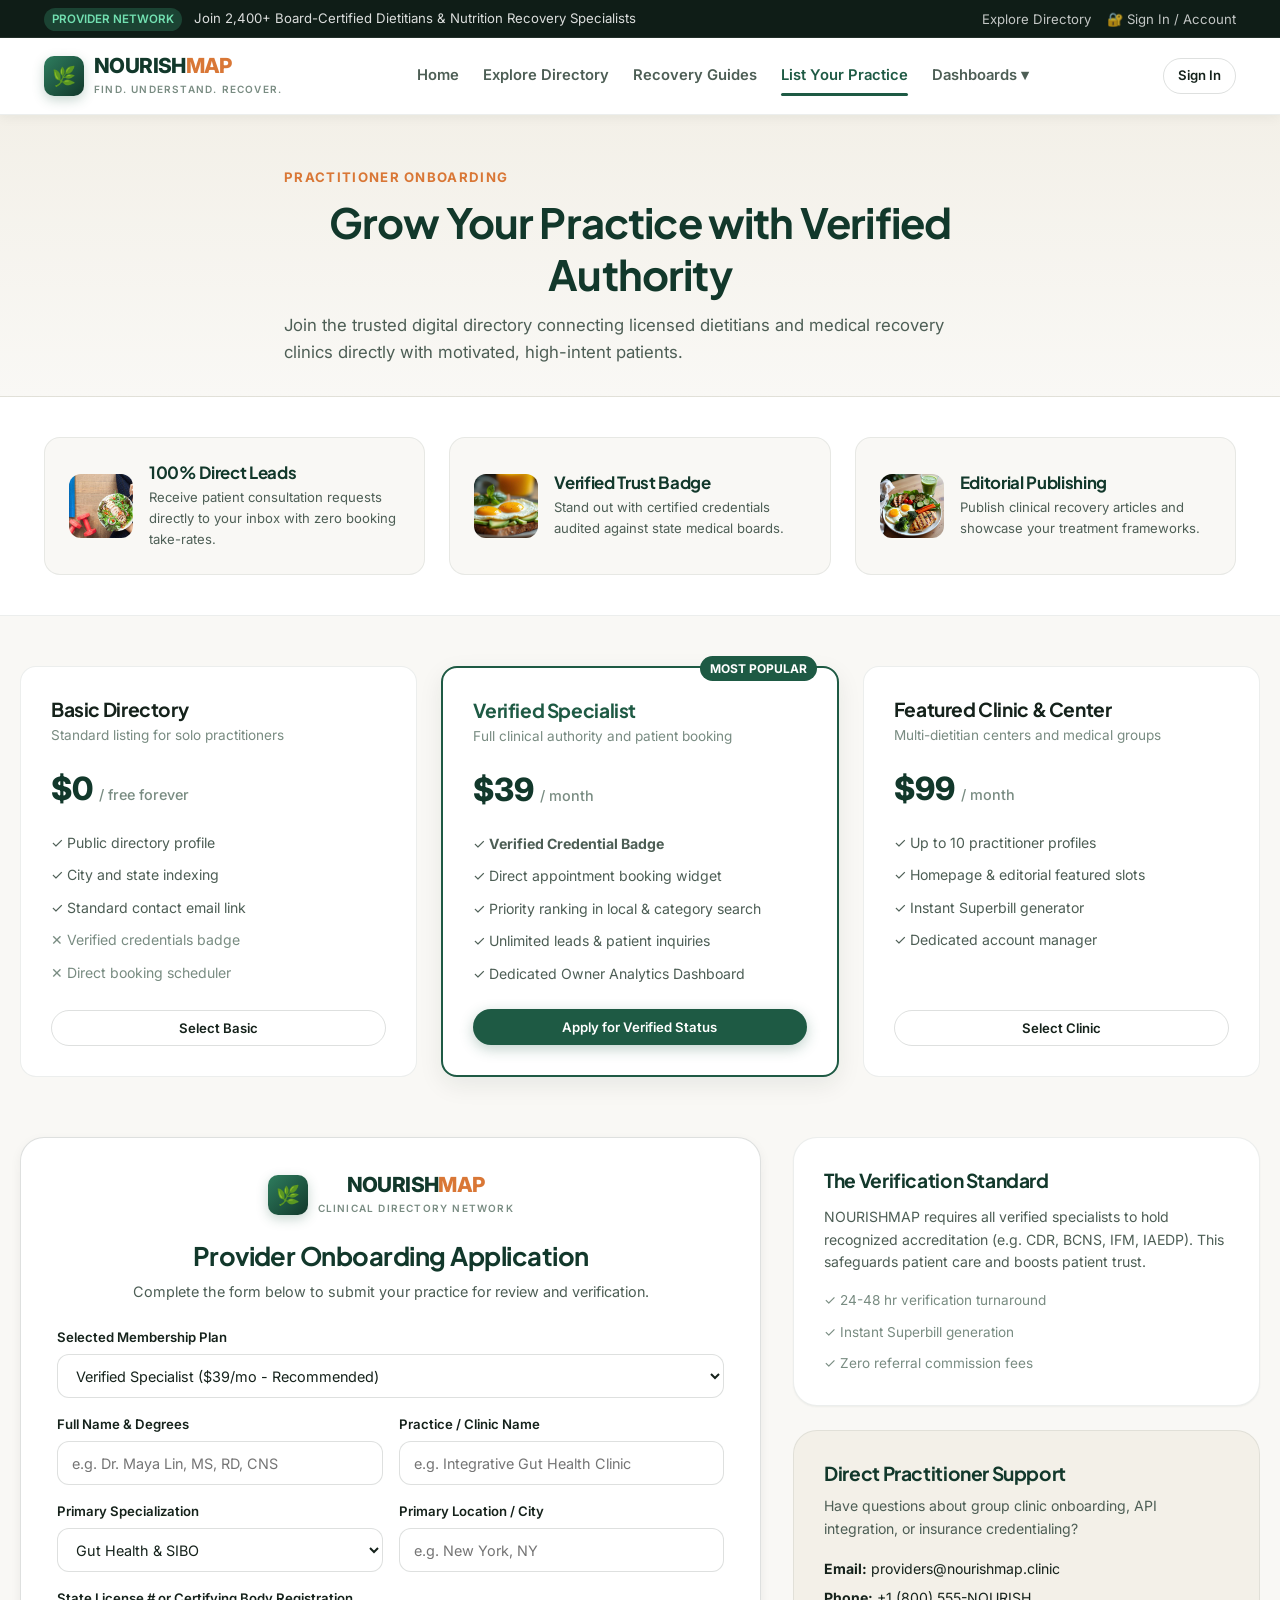
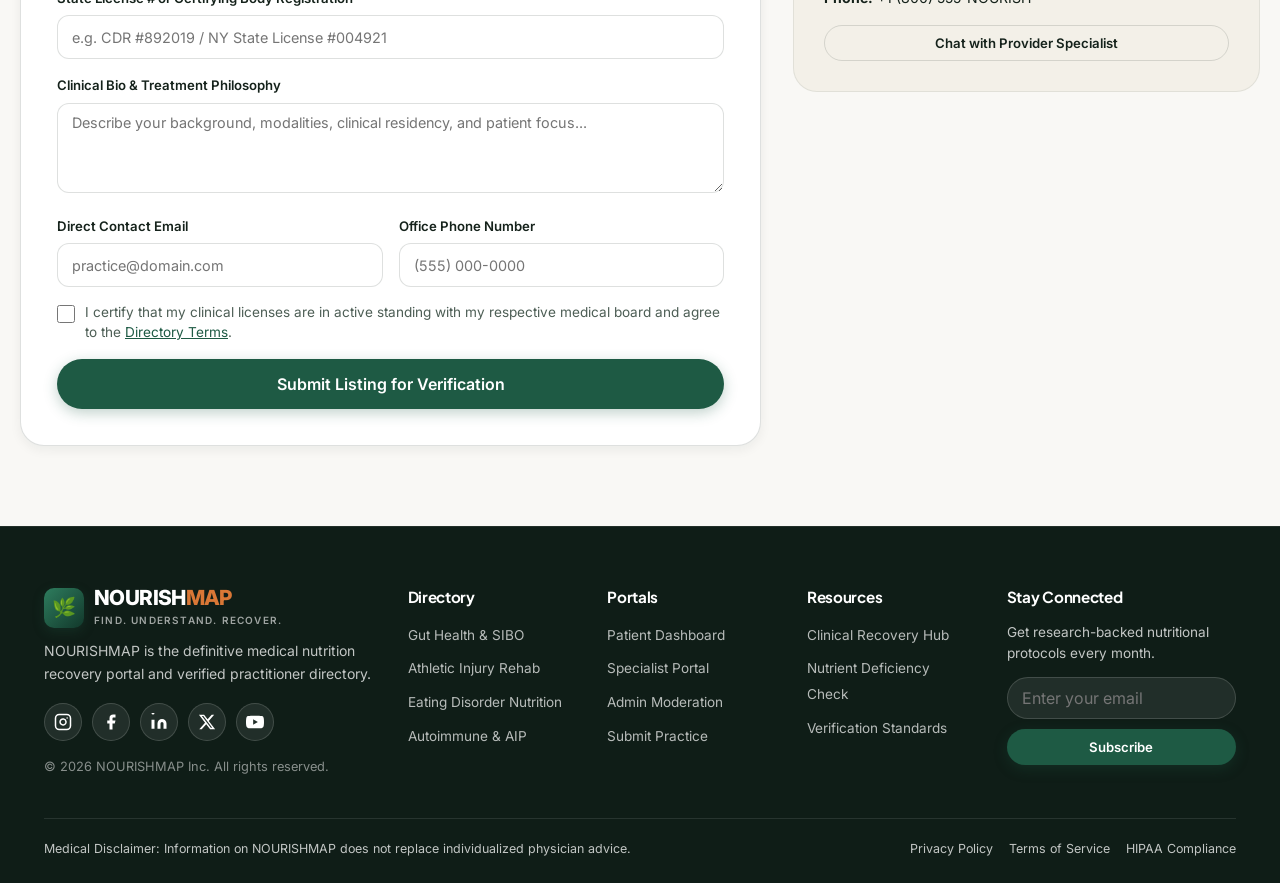
<file: submit.html>
<!DOCTYPE html>
<html lang="en">
<head>
  <meta charset="UTF-8">
  <meta name="viewport" content="width=device-width, initial-scale=1.0">
  <title>List Your Practice & Verification Onboarding — NOURISHMAP</title>
  <meta name="description" content="Submit your clinical nutrition practice, upload credentials for verified directory status, and connect with high-intent recovery patients.">
  
  <!-- Favicon -->
  <link rel="icon" type="image/svg+xml" href="images/favicon.svg">
  <link rel="alternate icon" href="favicon.svg">
  
  <!-- Fonts -->
  <link rel="preconnect" href="https://fonts.googleapis.com">
  <link rel="preconnect" href="https://fonts.gstatic.com" crossorigin>
  <link href="https://fonts.googleapis.com/css2?family=Fraunces:ital,opsz,wght@0,9..144,600;0,9..144,700;1,9..144,600&family=Inter:wght@400;500;600;700&family=Plus+Jakarta+Sans:wght@500;600;700;800&display=swap" rel="stylesheet">
  
  <!-- Stylesheet -->
  <link rel="stylesheet" href="css/styles.css">
</head>
<body data-page="submit" class="has-topbar">

  <!-- Top Announcement Bar -->
  <div class="topbar">
    <div class="container topbar-content">
      <div>
        <span class="topbar-badge">PROVIDER NETWORK</span>
        <span>Join 2,400+ Board-Certified Dietitians & Nutrition Recovery Specialists</span>
      </div>
      <div class="topbar-links">
        <a href="directory.html" class="topbar-link">Explore Directory</a>
        <a href="login.html" class="topbar-link">🔐 Sign In / Account</a>
      </div>
    </div>
  </div>

  <!-- Header -->
  <header class="site-header">
    <div class="container header-inner">
      <a href="index.html" class="brand-logo">
        <div class="brand-icon">🌿</div>
        <div>
          <span class="brand-name">NOURISH<span>MAP</span></span>
          <span class="brand-tagline">Find. Understand. Recover.</span>
        </div>
      </a>

      <nav class="nav-desktop">
        <a href="index.html" class="nav-link">Home</a>
        <a href="directory.html" class="nav-link">Explore Directory</a>
        <a href="guides.html" class="nav-link">Recovery Guides</a>
        <a href="submit.html" class="nav-link active">List Your Practice</a>
        
        <!-- Dashboard Dropdown -->
        <div class="dashboard-dropdown">
          <a href="#" class="nav-link" style="gap:4px;">Dashboards ▾</a>
          <div class="dropdown-menu">
            <a href="user-dashboard.html" class="dropdown-item">👤 Patient / User Dashboard</a>
            <a href="owner-dashboard.html" class="dropdown-item">🩺 Specialist Practice Portal</a>
            <a href="admin-dashboard.html" class="dropdown-item">⚙️ Admin Moderation Center</a>
          </div>
        </div>
      </nav>

      <div class="header-actions">
        <a href="login.html" class="btn btn-outline btn-sm">Sign In</a>
        <button class="mobile-toggle" aria-label="Toggle Navigation">☰</button>
      </div>
    </div>
  </header>

  <!-- Hero Header Banner with Visual Background -->
  <section style="background: linear-gradient(180deg, var(--bg-subtle) 0%, var(--bg-main) 100%); padding: 50px 0 30px; border-bottom:1px solid var(--border-light);">
    <div class="container text-center" style="max-width:760px; margin:0 auto;">
      <span class="section-eyebrow">Practitioner Onboarding</span>
      <h1 style="font-size:2.6rem; color:var(--primary-dark); margin-bottom:12px;">Grow Your Practice with Verified Authority</h1>
      <p style="color:var(--text-secondary); font-size:1.05rem;">
        Join the trusted digital directory connecting licensed dietitians and medical recovery clinics directly with motivated, high-intent patients.
      </p>
    </div>
  </section>

  <!-- Visual 3-Pillar Provider Benefits -->
  <section style="padding: 40px 0; background:#ffffff; border-bottom:1px solid var(--border-light);">
    <div class="container">
      <div style="display:grid; grid-template-columns: repeat(auto-fit, minmax(280px, 1fr)); gap:24px;">
        <div style="background:var(--bg-main); border-radius:var(--radius-lg); padding:24px; display:flex; gap:16px; align-items:center; border:1px solid var(--border-light);">
          <img src="images/image-13.png" class="benefit-card-img" alt="Direct Leads">
          <div>
            <h4 style="font-size:1.05rem; color:var(--primary-dark); margin-bottom:4px;">100% Direct Leads</h4>
            <p style="font-size:0.82rem; color:var(--text-secondary);">Receive patient consultation requests directly to your inbox with zero booking take-rates.</p>
          </div>
        </div>

        <div style="background:var(--bg-main); border-radius:var(--radius-lg); padding:24px; display:flex; gap:16px; align-items:center; border:1px solid var(--border-light);">
          <img src="images/image-18.png" class="benefit-card-img" alt="Verified Trust Badge">
          <div>
            <h4 style="font-size:1.05rem; color:var(--primary-dark); margin-bottom:4px;">Verified Trust Badge</h4>
            <p style="font-size:0.82rem; color:var(--text-secondary);">Stand out with certified credentials audited against state medical boards.</p>
          </div>
        </div>

        <div style="background:var(--bg-main); border-radius:var(--radius-lg); padding:24px; display:flex; gap:16px; align-items:center; border:1px solid var(--border-light);">
          <img src="images/image-19.png" class="benefit-card-img" alt="Editorial Publishing">
          <div>
            <h4 style="font-size:1.05rem; color:var(--primary-dark); margin-bottom:4px;">Editorial Publishing</h4>
            <p style="font-size:0.82rem; color:var(--text-secondary);">Publish clinical recovery articles and showcase your treatment frameworks.</p>
          </div>
        </div>
      </div>
    </div>
  </section>

  <!-- Pricing & Plan Comparison Tiers -->
  <section class="container" style="padding: 50px 0 20px;">
    <div style="display:grid; grid-template-columns: repeat(auto-fit, minmax(280px, 1fr)); gap:24px;">
      
      <!-- Basic Plan -->
      <div style="background:#ffffff; border:1px solid var(--border-light); border-radius:var(--radius-lg); padding:30px; display:flex; flex-direction:column;">
        <h3 style="font-size:1.2rem; color:var(--text-primary); margin-bottom:4px;">Basic Directory</h3>
        <div style="font-size:0.85rem; color:var(--text-muted); margin-bottom:16px;">Standard listing for solo practitioners</div>
        <div style="font-size:2rem; font-weight:800; color:var(--primary-dark); margin-bottom:18px;">$0 <span style="font-size:0.9rem; font-weight:500; color:var(--text-muted);">/ free forever</span></div>
        <ul style="list-style:none; display:grid; gap:10px; font-size:0.88rem; color:var(--text-secondary); margin-bottom:24px;">
          <li>✓ Public directory profile</li>
          <li>✓ City and state indexing</li>
          <li>✓ Standard contact email link</li>
          <li style="color:var(--text-muted);">✕ Verified credentials badge</li>
          <li style="color:var(--text-muted);">✕ Direct booking scheduler</li>
        </ul>
        <button class="btn btn-outline btn-sm" style="margin-top:auto;" onclick="document.getElementById('planTierSelect').value='basic'; document.getElementById('providerOnboardingForm').scrollIntoView({behavior:'smooth'});">Select Basic</button>
      </div>

      <!-- Verified Specialist Plan (Featured) -->
      <div style="background:#ffffff; border:2px solid var(--primary); border-radius:var(--radius-lg); padding:30px; box-shadow:var(--shadow-md); position:relative; display:flex; flex-direction:column;">
        <div style="position:absolute; top:-12px; right:20px; background:var(--primary); color:#ffffff; font-size:0.75rem; font-weight:700; padding:3px 10px; border-radius:var(--radius-full); text-transform:uppercase;">
          Most Popular
        </div>
        <h3 style="font-size:1.2rem; color:var(--primary); margin-bottom:4px;">Verified Specialist</h3>
        <div style="font-size:0.85rem; color:var(--text-muted); margin-bottom:16px;">Full clinical authority and patient booking</div>
        <div style="font-size:2rem; font-weight:800; color:var(--primary-dark); margin-bottom:18px;">$39 <span style="font-size:0.9rem; font-weight:500; color:var(--text-muted);">/ month</span></div>
        <ul style="list-style:none; display:grid; gap:10px; font-size:0.88rem; color:var(--text-secondary); margin-bottom:24px;">
          <li>✓ <strong>Verified Credential Badge</strong></li>
          <li>✓ Direct appointment booking widget</li>
          <li>✓ Priority ranking in local & category search</li>
          <li>✓ Unlimited leads & patient inquiries</li>
          <li>✓ Dedicated Owner Analytics Dashboard</li>
        </ul>
        <button class="btn btn-primary btn-sm" style="margin-top:auto;" onclick="document.getElementById('planTierSelect').value='verified'; document.getElementById('providerOnboardingForm').scrollIntoView({behavior:'smooth'});">Apply for Verified Status</button>
      </div>

      <!-- Clinic Plan -->
      <div style="background:#ffffff; border:1px solid var(--border-light); border-radius:var(--radius-lg); padding:30px; display:flex; flex-direction:column;">
        <h3 style="font-size:1.2rem; color:var(--text-primary); margin-bottom:4px;">Featured Clinic & Center</h3>
        <div style="font-size:0.85rem; color:var(--text-muted); margin-bottom:16px;">Multi-dietitian centers and medical groups</div>
        <div style="font-size:2rem; font-weight:800; color:var(--primary-dark); margin-bottom:18px;">$99 <span style="font-size:0.9rem; font-weight:500; color:var(--text-muted);">/ month</span></div>
        <ul style="list-style:none; display:grid; gap:10px; font-size:0.88rem; color:var(--text-secondary); margin-bottom:24px;">
          <li>✓ Up to 10 practitioner profiles</li>
          <li>✓ Homepage & editorial featured slots</li>
          <li>✓ Instant Superbill generator</li>
          <li>✓ Dedicated account manager</li>
        </ul>
        <button class="btn btn-outline btn-sm" style="margin-top:auto;" onclick="document.getElementById('planTierSelect').value='clinic'; document.getElementById('providerOnboardingForm').scrollIntoView({behavior:'smooth'});">Select Clinic</button>
      </div>

    </div>
  </section>

  <!-- Submission Form & Contact Support -->
  <main class="container" style="padding: 40px 0 80px;">
    <div class="submit-layout">
      
      <!-- Submission Wizard -->
      <div style="background:#ffffff; border-radius:var(--radius-xl); border:1px solid var(--border-medium); padding:36px; box-shadow:var(--shadow-sm);">
        <div class="auth-card-logo">
          <a href="index.html" class="brand-logo" title="Back to Home">
            <div class="brand-icon">🌿</div>
            <div>
              <span class="brand-name">NOURISH<span>MAP</span></span>
              <span class="brand-tagline">Clinical Directory Network</span>
            </div>
          </a>
        </div>
        <h2 style="font-size:1.6rem; color:var(--primary-dark); margin-bottom:8px; text-align:center;">Provider Onboarding Application</h2>
        <p style="color:var(--text-secondary); font-size:0.9rem; margin-bottom:24px; text-align:center;">Complete the form below to submit your practice for review and verification.</p>

        <form id="providerOnboardingForm">
          
          <div class="form-group">
            <label class="form-label">Selected Membership Plan</label>
            <select class="form-control" id="planTierSelect">
              <option value="verified">Verified Specialist ($39/mo - Recommended)</option>
              <option value="basic">Basic Directory (Free)</option>
              <option value="clinic">Featured Clinic Center ($99/mo)</option>
            </select>
          </div>

          <div style="display:grid; grid-template-columns: 1fr 1fr; gap:16px;">
            <div class="form-group">
              <label class="form-label">Full Name & Degrees</label>
              <input type="text" class="form-control" placeholder="e.g. Dr. Maya Lin, MS, RD, CNS" required>
            </div>
            <div class="form-group">
              <label class="form-label">Practice / Clinic Name</label>
              <input type="text" class="form-control" placeholder="e.g. Integrative Gut Health Clinic" required>
            </div>
          </div>

          <div style="display:grid; grid-template-columns: 1fr 1fr; gap:16px;">
            <div class="form-group">
              <label class="form-label">Primary Specialization</label>
              <select class="form-control" required>
                <option value="gut-health">Gut Health & SIBO</option>
                <option value="sports-injury">Athletic Injury & Tissue Repair</option>
                <option value="ed-recovery">Eating Disorder Nutrition</option>
                <option value="autoimmune-chronic">Autoimmune & Fatigue (AIP)</option>
                <option value="post-bariatric">Post-Bariatric Recovery</option>
                <option value="oncology-rehab">Oncology Recovery</option>
              </select>
            </div>
            <div class="form-group">
              <label class="form-label">Primary Location / City</label>
              <input type="text" class="form-control" placeholder="e.g. New York, NY" required>
            </div>
          </div>

          <div class="form-group">
            <label class="form-label">State License # or Certifying Body Registration</label>
            <input type="text" class="form-control" placeholder="e.g. CDR #892019 / NY State License #004921" required>
          </div>

          <div class="form-group">
            <label class="form-label">Clinical Bio & Treatment Philosophy</label>
            <textarea class="form-control" rows="4" placeholder="Describe your background, modalities, clinical residency, and patient focus..." required></textarea>
          </div>

          <div style="display:grid; grid-template-columns: 1fr 1fr; gap:16px;">
            <div class="form-group">
              <label class="form-label">Direct Contact Email</label>
              <input type="email" class="form-control" placeholder="practice@domain.com" required>
            </div>
            <div class="form-group">
              <label class="form-label">Office Phone Number</label>
              <input type="tel" class="form-control" placeholder="(555) 000-0000" required>
            </div>
          </div>

          <div class="form-group">
            <label class="filter-checkbox-label">
              <input type="checkbox" required>
              <span style="font-size:0.85rem;">I certify that my clinical licenses are in active standing with my respective medical board and agree to the <a href="#" style="color:var(--primary); text-decoration:underline;">Directory Terms</a>.</span>
            </label>
          </div>

          <button type="submit" class="btn btn-primary btn-lg" style="width:100%;">Submit Listing for Verification</button>
        </form>

        <div id="submitSuccessBox" style="display:none; text-align:center; padding:30px 20px;">
          <div style="font-size:3rem; margin-bottom:12px;">🎉</div>
          <h3 style="color:var(--primary-dark); font-size:1.4rem; margin-bottom:8px;">Listing Application Received!</h3>
          <p style="color:var(--text-secondary); font-size:0.95rem; margin-bottom:20px;">
            Our clinical compliance team has queued your credentials for verification. You will receive an onboarding confirmation email within 24-48 business hours.
          </p>
          <a href="owner-dashboard.html" class="btn btn-secondary btn-sm">Go to Specialist Portal</a>
        </div>
      </div>

      <!-- Support & Verification Info Sidebar -->
      <aside>
        <div style="background:#ffffff; border-radius:var(--radius-xl); border:1px solid var(--border-light); padding:30px; box-shadow:var(--shadow-xs); margin-bottom:24px;">
          <h3 style="font-size:1.2rem; color:var(--primary-dark); margin-bottom:14px;">The Verification Standard</h3>
          <p style="font-size:0.88rem; color:var(--text-secondary); line-height:1.6; margin-bottom:16px;">
            NOURISHMAP requires all verified specialists to hold recognized accreditation (e.g. CDR, BCNS, IFM, IAEDP). This safeguards patient care and boosts patient trust.
          </p>
          <div style="display:grid; gap:10px; font-size:0.85rem; color:var(--text-muted);">
            <div>✓ 24-48 hr verification turnaround</div>
            <div>✓ Instant Superbill generation</div>
            <div>✓ Zero referral commission fees</div>
          </div>
        </div>

        <div style="background:var(--bg-subtle); border-radius:var(--radius-xl); border:1px solid var(--border-light); padding:30px;">
          <h3 style="font-size:1.2rem; color:var(--primary-dark); margin-bottom:10px;">Direct Practitioner Support</h3>
          <p style="font-size:0.88rem; color:var(--text-secondary); margin-bottom:18px;">
            Have questions about group clinic onboarding, API integration, or insurance credentialing?
          </p>
          <p style="font-size:0.88rem; margin-bottom:6px;"><strong>Email:</strong> providers@nourishmap.clinic</p>
          <p style="font-size:0.88rem; margin-bottom:16px;"><strong>Phone:</strong> +1 (800) 555-NOURISH</p>
          <button class="btn btn-outline btn-sm" style="width:100%;" onclick="showToast('Support live chat opened.')">Chat with Provider Specialist</button>
        </div>
      </aside>

    </div>
  </main>

  <!-- Footer -->
  <footer class="site-footer">
    <div class="container">
      <div class="footer-grid">
        <div class="footer-brand">
          <a href="index.html" class="brand-logo">
            <div class="brand-icon">🌿</div>
            <div>
              <span class="brand-name">NOURISH<span style="color:var(--secondary)">MAP</span></span>
              <span class="brand-tagline" style="color:rgba(255,255,255,0.6);">Find. Understand. Recover.</span>
            </div>
          </a>
          <p>
            NOURISHMAP is the definitive medical nutrition recovery portal and verified practitioner directory.
          </p>
          <div class="footer-social-links">
            <a href="https://instagram.com" class="footer-social-icon" target="_blank" rel="noopener noreferrer" title="Instagram" aria-label="Instagram">
              <svg width="18" height="18" viewBox="0 0 24 24" fill="none" stroke="currentColor" stroke-width="2" stroke-linecap="round" stroke-linejoin="round"><rect x="2" y="2" width="20" height="20" rx="5" ry="5"></rect><path d="M16 11.37A4 4 0 1 1 12.63 8 4 4 0 0 1 16 11.37z"></path><line x1="17.5" y1="6.5" x2="17.51" y2="6.5"></line></svg>
            </a>
            <a href="https://facebook.com" class="footer-social-icon" target="_blank" rel="noopener noreferrer" title="Facebook" aria-label="Facebook">
              <svg width="18" height="18" viewBox="0 0 24 24" fill="currentColor"><path d="M18 2h-3a5 5 0 0 0-5 5v3H7v4h3v8h4v-8h3l1-4h-4V7a1 1 0 0 1 1-1h3z"></path></svg>
            </a>
            <a href="https://linkedin.com" class="footer-social-icon" target="_blank" rel="noopener noreferrer" title="LinkedIn" aria-label="LinkedIn">
              <svg width="18" height="18" viewBox="0 0 24 24" fill="currentColor"><path d="M16 8a6 6 0 0 1 6 6v7h-4v-7a2 2 0 0 0-2-2 2 2 0 0 0-2 2v7h-4v-7a6 6 0 0 1 6-6z"></path><rect x="2" y="9" width="4" height="12"></rect><circle cx="4" r="2"></circle></svg>
            </a>
            <a href="https://x.com" class="footer-social-icon" target="_blank" rel="noopener noreferrer" title="X / Twitter" aria-label="X">
              <svg width="18" height="18" viewBox="0 0 24 24" fill="currentColor"><path d="M18.244 2.25h3.308l-7.227 8.26 8.502 11.24H16.17l-5.214-6.817L4.99 21.75H1.68l7.73-8.835L1.254 2.25H8.08l4.713 6.231zm-1.161 17.52h1.833L7.084 4.126H5.117z"></path></svg>
            </a>
            <a href="https://youtube.com" class="footer-social-icon" target="_blank" rel="noopener noreferrer" title="YouTube" aria-label="YouTube">
              <svg width="18" height="18" viewBox="0 0 24 24" fill="currentColor"><path d="M23.498 6.186a3.016 3.016 0 0 0-2.122-2.136C19.505 3.545 12 3.545 12 3.545s-7.505 0-9.377.505A3.017 3.017 0 0 0 .502 6.186C0 8.07 0 12 0 12s0 3.93.502 5.814a3.016 3.016 0 0 0 2.122 2.136c1.871.505 9.376.505 9.376.505s7.505 0 9.377-.505a3.015 3.015 0 0 0 2.122-2.136C24 15.93 24 12 24 12s0-3.93-.502-5.814zM9.545 15.568V8.432L15.818 12l-6.273 3.568z"></path></svg>
            </a>
          </div>
          <div style="font-size:0.8rem; color:rgba(255,255,255,0.5);">
            © 2026 NOURISHMAP Inc. All rights reserved.
          </div>
        </div>

        <div>
          <h4 class="footer-heading">Directory</h4>
          <ul class="footer-links">
            <li class="footer-link"><a href="directory.html?category=gut-health">Gut Health & SIBO</a></li>
            <li class="footer-link"><a href="directory.html?category=sports-injury">Athletic Injury Rehab</a></li>
            <li class="footer-link"><a href="directory.html?category=ed-recovery">Eating Disorder Nutrition</a></li>
            <li class="footer-link"><a href="directory.html?category=autoimmune-chronic">Autoimmune & AIP</a></li>
          </ul>
        </div>

        <div>
          <h4 class="footer-heading">Portals</h4>
          <ul class="footer-links">
            <li class="footer-link"><a href="user-dashboard.html">Patient Dashboard</a></li>
            <li class="footer-link"><a href="owner-dashboard.html">Specialist Portal</a></li>
            <li class="footer-link"><a href="admin-dashboard.html">Admin Moderation</a></li>
            <li class="footer-link"><a href="submit.html">Submit Practice</a></li>
          </ul>
        </div>

        <div>
          <h4 class="footer-heading">Resources</h4>
          <ul class="footer-links">
            <li class="footer-link"><a href="guides.html">Clinical Recovery Hub</a></li>
            <li class="footer-link"><a href="guides.html">Nutrient Deficiency Check</a></li>
            <li class="footer-link"><a href="submit.html">Verification Standards</a></li>
          </ul>
        </div>

        <div class="footer-newsletter">
          <h4 class="footer-heading">Stay Connected</h4>
          <p style="font-size:0.85rem; margin-bottom:12px;">Get research-backed nutritional protocols every month.</p>
          <form onsubmit="event.preventDefault(); showToast('Subscribed to NOURISHMAP!');">
            <input type="email" placeholder="Enter your email" required>
            <button type="submit" class="btn btn-primary btn-sm" style="width:100%;">Subscribe</button>
          </form>
        </div>
      </div>

      <div class="footer-bottom">
        <div>Medical Disclaimer: Information on NOURISHMAP does not replace individualized physician advice.</div>
        <div style="display:flex; gap:16px;">
          <a href="#">Privacy Policy</a>
          <a href="#">Terms of Service</a>
          <a href="#">HIPAA Compliance</a>
        </div>
      </div>
    </div>
  </footer>

  <!-- Scripts -->
  <script src="js/data.js"></script>
  <script src="js/app.js"></script>
</body>
</html>
</file>
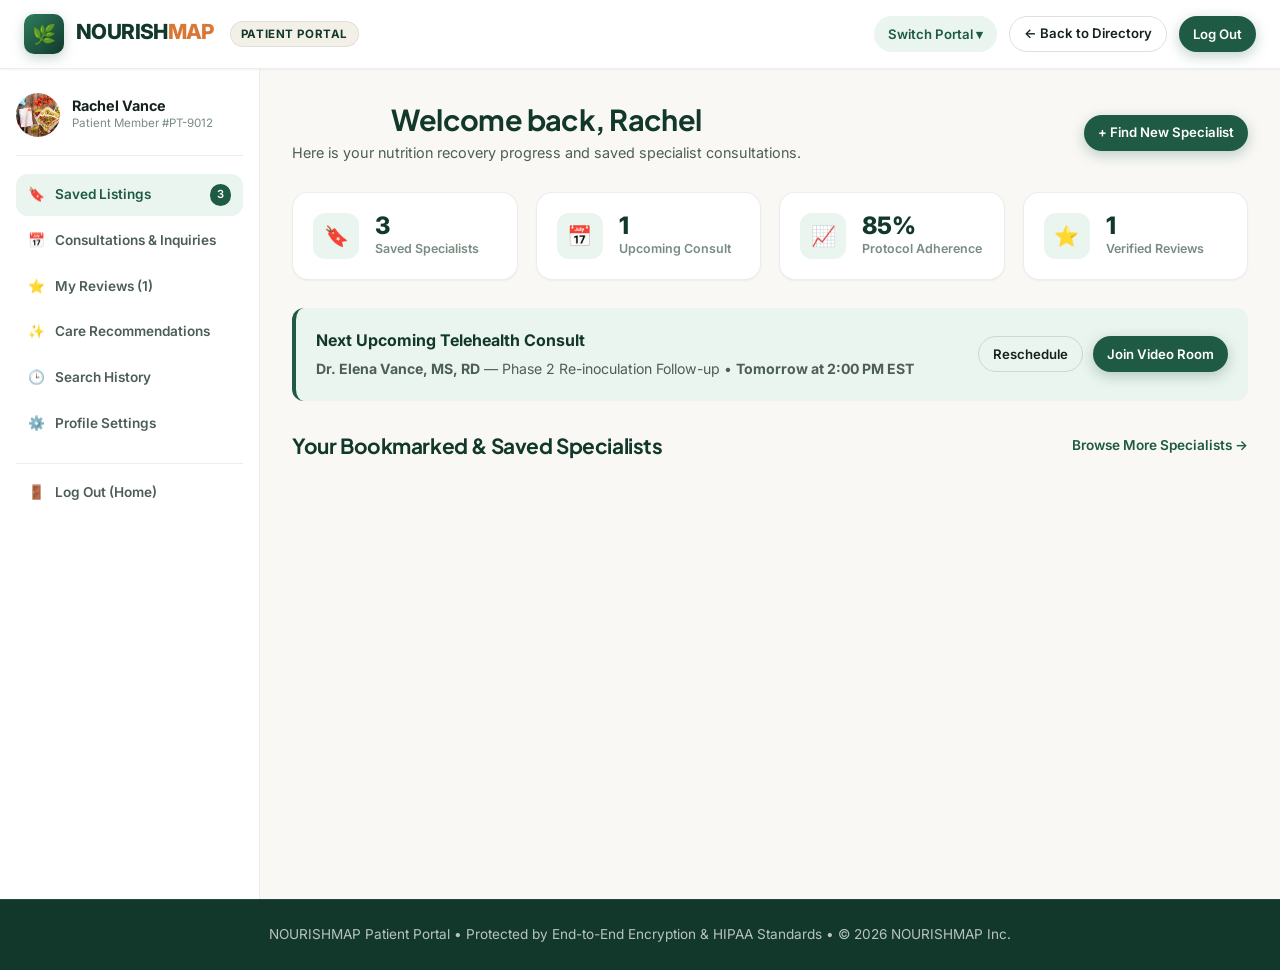
<file: user-dashboard.html>
<!DOCTYPE html>
<html lang="en">
<head>
  <meta charset="UTF-8">
  <meta name="viewport" content="width=device-width, initial-scale=1.0">
  <title>Patient Portal & Dashboard — NOURISHMAP</title>
  <meta name="description" content="Manage your saved nutrition specialists, consultation history, recovery milestones, and personalized care recommendations.">
  
  <!-- Favicon -->
  <link rel="icon" type="image/svg+xml" href="images/favicon.svg">
  <link rel="alternate icon" href="favicon.svg">
  
  <!-- Fonts -->
  <link rel="preconnect" href="https://fonts.googleapis.com">
  <link rel="preconnect" href="https://fonts.gstatic.com" crossorigin>
  <link href="https://fonts.googleapis.com/css2?family=Fraunces:ital,opsz,wght@0,9..144,600;0,9..144,700;1,9..144,600&family=Inter:wght@400;500;600;700&family=Plus+Jakarta+Sans:wght@500;600;700;800&display=swap" rel="stylesheet">
  
  <!-- Stylesheet -->
  <link rel="stylesheet" href="css/styles.css">
</head>
<body data-page="user-dashboard" style="padding-top:0 !important; background:var(--bg-main);">

  <!-- Dedicated SaaS Portal Header (Clean & Isolated) -->
  <header class="portal-app-header">
    <div style="display:flex; align-items:center; gap:16px;">
      <a href="index.html" class="portal-brand">
        <div class="brand-icon">🌿</div>
        <div>
          <span class="brand-name">NOURISH<span>MAP</span></span>
        </div>
      </a>
      <span class="portal-pill">Patient Portal</span>
    </div>

    <div class="portal-nav-actions">
      <!-- Portal Role Switcher -->
      <div class="dashboard-dropdown">
        <button class="btn btn-sm btn-subtle" style="gap:6px;">Switch Portal ▾</button>
        <div class="dropdown-menu">
          <a href="user-dashboard.html" class="dropdown-item" style="font-weight:700; color:var(--primary);">👤 Patient Portal (Active)</a>
          <a href="owner-dashboard.html" class="dropdown-item">🩺 Specialist Practice Portal</a>
          <a href="admin-dashboard.html" class="dropdown-item">⚙️ Admin Moderation Center</a>
        </div>
      </div>

      <a href="directory.html" class="btn btn-outline btn-sm">← Back to Directory</a>
      <button class="btn btn-primary btn-sm" onclick="handleDashboardLogout('Logged out from Patient Portal. Returning to Home...')">Log Out</button>
    </div>
  </header>

  <!-- Dashboard Layout -->
  <div class="dashboard-layout" style="min-height:calc(100vh - 70px);">
    
    <!-- Sidebar Navigation -->
    <aside class="dashboard-sidebar">
      <div class="dashboard-user-card">
        <img src="images/image-12.png" class="dashboard-user-avatar" alt="Patient Avatar">
        <div>
          <div class="dashboard-user-name">Rachel Vance</div>
          <div class="dashboard-user-role">Patient Member #PT-9012</div>
        </div>
      </div>

      <ul class="dashboard-nav-list">
        <li class="dashboard-nav-item active"><a href="#saved"><span>🔖</span> Saved Listings <span class="badge-count">3</span></a></li>
        <li class="dashboard-nav-item"><a href="#consults"><span>📅</span> Consultations & Inquiries</a></li>
        <li class="dashboard-nav-item"><a href="#reviews"><span>⭐</span> My Reviews (1)</a></li>
        <li class="dashboard-nav-item"><a href="#recommendations"><span>✨</span> Care Recommendations</a></li>
        <li class="dashboard-nav-item"><a href="#history"><span>🕒</span> Search History</a></li>
        <li class="dashboard-nav-item"><a href="#settings"><span>⚙️</span> Profile Settings</a></li>
        <li class="dashboard-nav-item" style="margin-top: 14px; border-top: 1px solid var(--border-light); padding-top: 8px;"><a href="javascript:void(0)" onclick="handleDashboardLogout('Logged out from Patient Portal. Returning to Home...')"><span style="color:var(--accent);">🚪</span> Log Out (Home)</a></li>
      </ul>
    </aside>

    <!-- Main Content Area -->
    <main class="dashboard-main">
      
      <!-- Welcome Header -->
      <div class="dashboard-header">
        <div>
          <h1 style="font-size:1.8rem; color:var(--primary-dark); margin-bottom:4px;">Welcome back, Rachel</h1>
          <p style="color:var(--text-secondary); font-size:0.9rem;">Here is your nutrition recovery progress and saved specialist consultations.</p>
        </div>
        <a href="directory.html" class="btn btn-primary btn-sm">+ Find New Specialist</a>
      </div>

      <!-- Quick KPI Stats -->
      <div class="dashboard-stats-grid">
        <div class="stat-card">
          <div class="stat-icon">🔖</div>
          <div>
            <div class="stat-val">3</div>
            <div class="stat-title">Saved Specialists</div>
          </div>
        </div>

        <div class="stat-card">
          <div class="stat-icon">📅</div>
          <div>
            <div class="stat-val">1</div>
            <div class="stat-title">Upcoming Consult</div>
          </div>
        </div>

        <div class="stat-card">
          <div class="stat-icon">📈</div>
          <div>
            <div class="stat-val">85%</div>
            <div class="stat-title">Protocol Adherence</div>
          </div>
        </div>

        <div class="stat-card">
          <div class="stat-icon">⭐</div>
          <div>
            <div class="stat-val">1</div>
            <div class="stat-title">Verified Reviews</div>
          </div>
        </div>
      </div>

      <!-- TAB 1: SAVED LISTINGS -->
      <div class="dashboard-tab-pane active" id="tab-saved">
        <!-- Active Consultation Reminder Banner -->
        <div style="background:var(--primary-soft); border-left:4px solid var(--primary); border-radius:var(--radius-md); padding:20px; margin-bottom:32px; display:flex; justify-content:space-between; align-items:center; flex-wrap:wrap; gap:16px;">
          <div>
            <div style="font-weight:700; color:var(--primary-dark); font-size:1rem; margin-bottom:4px;">Next Upcoming Telehealth Consult</div>
            <div style="font-size:0.88rem; color:var(--text-secondary);">
              <strong>Dr. Elena Vance, MS, RD</strong> — Phase 2 Re-inoculation Follow-up • <strong>Tomorrow at 2:00 PM EST</strong>
            </div>
          </div>
          <div style="display:flex; gap:10px;">
            <button class="btn btn-sm btn-outline" onclick="showToast('Consultation rescheduled.')">Reschedule</button>
            <button class="btn btn-sm btn-primary" onclick="showToast('Connecting to HIPAA Telehealth Room...')">Join Video Room</button>
          </div>
        </div>

        <!-- Section: Saved Listings Grid -->
        <div style="margin-bottom:40px;">
          <div style="display:flex; justify-content:space-between; align-items:center; margin-bottom:18px;">
            <h2 style="font-size:1.3rem; color:var(--primary-dark);">Your Bookmarked & Saved Specialists</h2>
            <a href="directory.html" style="font-size:0.85rem; color:var(--primary); font-weight:600;">Browse More Specialists →</a>
          </div>

          <div class="listings-grid" id="userSavedListings">
            <!-- Injected via JS -->
          </div>
        </div>
      </div>

      <!-- TAB 2: CONSULTATIONS & INQUIRIES -->
      <div class="dashboard-tab-pane" id="tab-consults">
        <div style="display:flex; justify-content:space-between; align-items:center; margin-bottom:20px;">
          <h2 style="font-size:1.3rem; color:var(--primary-dark);">Your Clinical Consultations & History</h2>
          <button class="btn btn-sm btn-primary" onclick="showToast('Searching available appointment slots...')">+ Schedule New Consult</button>
        </div>

        <div style="display:grid; gap:16px; margin-bottom:32px;">
          <!-- Active Card -->
          <div style="background:#ffffff; border:1px solid var(--border-medium); border-left:4px solid var(--primary); border-radius:var(--radius-lg); padding:20px; display:flex; justify-content:space-between; align-items:center; flex-wrap:wrap; gap:16px;">
            <div style="display:flex; gap:16px; align-items:center;">
              <img src="images/image-2.png" class="avatar-lg" alt="Dr. Elena Vance">
              <div>
                <span class="badge badge-verified" style="margin-bottom:4px; display:inline-block;">Confirmed Telehealth</span>
                <h4 style="font-size:1.1rem; color:var(--primary-dark); margin-bottom:4px;">Dr. Elena Vance, MS, RD, CNS</h4>
                <div style="font-size:0.85rem; color:var(--text-secondary);">SIBO Phase 2 Re-inoculation Protocol (45 min)</div>
                <div style="font-size:0.82rem; color:var(--primary); font-weight:600; margin-top:4px;">🗓️ Tomorrow • Oct 9, 2026 at 2:00 PM EST</div>
              </div>
            </div>
            <div style="display:flex; gap:8px;">
              <button class="btn btn-sm btn-outline" onclick="showToast('Intake form loaded.')">View Intake Notes</button>
              <button class="btn btn-sm btn-primary" onclick="showToast('Connecting to Encrypted Video Room...')">Enter Video Call</button>
            </div>
          </div>

          <!-- Past Card 1 -->
          <div style="background:#ffffff; border:1px solid var(--border-light); border-radius:var(--radius-lg); padding:20px; display:flex; justify-content:space-between; align-items:center; flex-wrap:wrap; gap:16px; opacity:0.9;">
            <div style="display:flex; gap:16px; align-items:center;">
              <img src="images/image-2.png" class="avatar-lg" alt="Dr. Elena Vance">
              <div>
                <span class="badge badge-tag" style="margin-bottom:4px; display:inline-block;">Completed Session</span>
                <h4 style="font-size:1.05rem; color:var(--primary-dark); margin-bottom:4px;">Dr. Elena Vance, MS, RD, CNS</h4>
                <div style="font-size:0.85rem; color:var(--text-secondary);">Initial Clinical Gut Assessment (90 min)</div>
                <div style="font-size:0.82rem; color:var(--text-muted); margin-top:4px;">🗓️ Sept 18, 2026 • Status: Completed</div>
              </div>
            </div>
            <div style="display:flex; gap:8px;">
              <button class="btn btn-sm btn-subtle" onclick="showToast('Clinical Summary PDF downloaded!')">📥 Download Care Plan</button>
              <button class="btn btn-sm btn-outline" onclick="showToast('Opening follow-up booking window...')">Book Follow-up</button>
            </div>
          </div>
        </div>
      </div>

      <!-- TAB 3: MY REVIEWS -->
      <div class="dashboard-tab-pane" id="tab-reviews">
        <div style="display:flex; justify-content:space-between; align-items:center; margin-bottom:20px;">
          <h2 style="font-size:1.3rem; color:var(--primary-dark);">Your Verified Specialist Reviews</h2>
          <button class="btn btn-sm btn-primary" onclick="showToast('Select a completed consultation to write a review.')">+ Write a Review</button>
        </div>

        <div style="background:#ffffff; border:1px solid var(--border-light); border-radius:var(--radius-lg); padding:24px; margin-bottom:20px;">
          <div style="display:flex; justify-content:space-between; align-items:flex-start; margin-bottom:12px; flex-wrap:wrap; gap:10px;">
            <div style="display:flex; gap:12px; align-items:center;">
              <img src="images/image-2.png" class="avatar-md" alt="Dr. Elena Vance">
              <div>
                <h4 style="font-size:1rem; margin-bottom:2px;">Review for Dr. Elena Vance</h4>
                <div style="font-size:0.8rem; color:var(--text-muted);">Consultation date: Sept 18, 2026 • Verified Patient Badge</div>
              </div>
            </div>
            <div style="color:#f59e0b; font-size:1rem;">★★★★★ <span style="font-size:0.85rem; font-weight:700; color:var(--text-primary);">(5.0 / 5.0)</span></div>
          </div>
          <h5 style="font-size:0.95rem; color:var(--primary-dark); margin-bottom:6px;">"Finally symptom-free after 3 years of agonizing SIBO"</h5>
          <p style="font-size:0.88rem; color:var(--text-secondary); line-height:1.5; margin-bottom:14px;">
            Dr. Elena was the first professional who didn’t just throw rifaximin at me and tell me to eat low FODMAP forever. Her 4-phase protocol gave me my life back. I can finally eat garlic and sourdough again without fear!
          </p>
          <div style="display:flex; gap:10px;">
            <button class="btn btn-sm btn-outline" onclick="showToast('Review editor opened.')">Edit Review</button>
            <span style="font-size:0.8rem; color:var(--primary); align-self:center; font-weight:600;">✓ Publicly Displayed on Specialist Profile</span>
          </div>
        </div>
      </div>

      <!-- TAB 4: CARE RECOMMENDATIONS -->
      <div class="dashboard-tab-pane" id="tab-recommendations">
        <h2 style="font-size:1.3rem; color:var(--primary-dark); margin-bottom:18px;">Recommended for Your Recovery Journey</h2>
        <div style="display:grid; grid-template-columns: repeat(auto-fit, minmax(280px, 1fr)); gap:20px; margin-bottom:32px;">
          
          <div style="background:#ffffff; border:1px solid var(--border-light); border-radius:var(--radius-lg); padding:20px;">
            <span class="badge badge-tag" style="margin-bottom:8px;">Gut Health</span>
            <h4 style="font-size:1.05rem; margin-bottom:6px;">Phase 2 FODMAP Re-introduction Tracker</h4>
            <p style="font-size:0.85rem; color:var(--text-secondary); margin-bottom:14px;">Log non-reactive food challenges and monitor transit time milestones.</p>
            <button class="btn btn-sm btn-subtle" onclick="showToast('Food tracker downloaded to your device!')">📥 Download Tracker</button>
          </div>

          <div style="background:#ffffff; border:1px solid var(--border-light); border-radius:var(--radius-lg); padding:20px;">
            <span class="badge badge-tag" style="margin-bottom:8px;">Lab Work</span>
            <h4 style="font-size:1.05rem; margin-bottom:6px;">Comprehensive Stool DNA Analysis</h4>
            <p style="font-size:0.85rem; color:var(--text-secondary); margin-bottom:14px;">Ordered by Dr. Elena Vance. Lab kit shipped via Priority Courier.</p>
            <button class="btn btn-sm btn-outline" onclick="showToast('Tracking: Delivery expected Oct 10, 2026.')">Track Lab Kit</button>
          </div>

          <div style="background:#ffffff; border:1px solid var(--border-light); border-radius:var(--radius-lg); padding:20px;">
            <span class="badge badge-tag" style="margin-bottom:8px;">Microbiome</span>
            <h4 style="font-size:1.05rem; margin-bottom:6px;">Targeted Mucosal Repair Protocol</h4>
            <p style="font-size:0.85rem; color:var(--text-secondary); margin-bottom:14px;">L-glutamine, zinc carnosine & DGL dosing schedule prescribed by specialist.</p>
            <button class="btn btn-sm btn-primary" onclick="showToast('Prescription protocol details displayed.')">View Protocol</button>
          </div>

        </div>
      </div>

      <!-- TAB 5: SEARCH HISTORY -->
      <div class="dashboard-tab-pane" id="tab-history">
        <div style="display:flex; justify-content:space-between; align-items:center; margin-bottom:18px;">
          <h2 style="font-size:1.3rem; color:var(--primary-dark);">Recent Search & Filter History</h2>
          <button class="btn btn-sm btn-outline" onclick="showToast('Search history cleared.')">Clear History</button>
        </div>

        <div style="display:grid; gap:12px;">
          <div style="background:#ffffff; border:1px solid var(--border-light); border-radius:var(--radius-md); padding:16px 20px; display:flex; justify-content:space-between; align-items:center;">
            <div>
              <div style="font-weight:600; color:var(--primary-dark);">"SIBO Dietitians in New York, NY" (Telehealth + Insurance)</div>
              <div style="font-size:0.8rem; color:var(--text-muted);">Searched yesterday • 14 results found</div>
            </div>
            <a href="directory.html?category=gut-health" class="btn btn-sm btn-subtle">Repeat Search →</a>
          </div>

          <div style="background:#ffffff; border:1px solid var(--border-light); border-radius:var(--radius-md); padding:16px 20px; display:flex; justify-content:space-between; align-items:center;">
            <div>
              <div style="font-weight:600; color:var(--primary-dark);">"Autoimmune & AIP Protocol Specialists"</div>
              <div style="font-size:0.8rem; color:var(--text-muted);">Searched 3 days ago • 8 results found</div>
            </div>
            <a href="directory.html?category=autoimmune-chronic" class="btn btn-sm btn-subtle">Repeat Search →</a>
          </div>
        </div>
      </div>

      <!-- TAB 6: PROFILE SETTINGS -->
      <div class="dashboard-tab-pane" id="tab-settings">
        <h2 style="font-size:1.3rem; color:var(--primary-dark); margin-bottom:18px;">Patient Account & Privacy Settings</h2>

        <div style="background:#ffffff; border:1px solid var(--border-light); border-radius:var(--radius-lg); padding:28px; max-width:680px;">
          <form onsubmit="event.preventDefault(); showToast('Patient profile changes saved successfully!');">
            <div class="form-group">
              <label class="form-label">Full Legal Name</label>
              <input type="text" class="form-control" value="Rachel Vance">
            </div>

            <div class="form-group">
              <label class="form-label">Email Address</label>
              <input type="email" class="form-control" value="rachel.vance@example.com">
            </div>

            <div class="form-group">
              <label class="form-label">Phone (For Telehealth SMS Reminders)</label>
              <input type="tel" class="form-control" value="+1 (555) 389-1029">
            </div>

            <div class="form-group">
              <label class="form-label">Primary Health Insurance Provider</label>
              <select class="form-control">
                <option selected>BlueCross BlueShield (PPO)</option>
                <option>Aetna Health</option>
                <option>UnitedHealthcare</option>
                <option>Cigna</option>
                <option>Self-Pay / Superbill</option>
              </select>
            </div>

            <div style="border-top:1px solid var(--border-light); padding-top:16px; margin-top:20px;">
              <h4 style="font-size:1rem; color:var(--primary-dark); margin-bottom:10px;">HIPAA & Notification Preferences</h4>
              <label class="filter-checkbox-label">
                <input type="checkbox" checked>
                <span>Receive encrypted lab test result notifications via email</span>
              </label>
              <label class="filter-checkbox-label">
                <input type="checkbox" checked>
                <span>Receive 24-hour SMS reminder before telehealth video calls</span>
              </label>
            </div>

            <button type="submit" class="btn btn-primary" style="margin-top:20px;">Save Profile Settings</button>
          </form>
        </div>
      </div>

    </main>
  </div>

  <!-- Footer -->
  <footer class="site-footer" style="padding: 24px 0; background:var(--primary-dark);">
    <div class="container text-center" style="font-size:0.85rem; color:rgba(255,255,255,0.7); display:flex; flex-direction:column; align-items:center; gap:8px;">
      <div>NOURISHMAP Patient Portal • Protected by End-to-End Encryption & HIPAA Standards • © 2026 NOURISHMAP Inc.</div>
    </div>
  </footer>

  <!-- Scripts -->
  <script src="js/data.js"></script>
  <script src="js/app.js"></script>
</body>
</html>
</file>
<file: css/styles.css>
:root {
  --primary: #1e5a44;
  --primary-dark: #12382b;
  --primary-light: #2e7d5e;
  --primary-soft: #eaf5ef;
  --primary-glow: rgba(46, 125, 94, 0.15);
  
  --secondary: #d97736;
  --secondary-dark: #b85b1f;
  --secondary-soft: #fbf0e8;
  
  --accent-teal: #0d9488;
  --accent-blue: #2563eb;
  --accent-emerald: #10b981;
  --accent-amber: #f59e0b;
  --accent-purple: #8b5cf6;
  
  --bg-main: #f9f8f5;
  --bg-surface: #ffffff;
  --bg-subtle: #f3f0e8;
  --bg-dark: #0f1d17;
  --bg-dark-surface: #182c23;
  
  --text-primary: #15221b;
  --text-secondary: #4d5e55;
  --text-muted: #798c82;
  --text-light: #f9fafb;
  
  --border-light: rgba(24, 40, 32, 0.08);
  --border-medium: rgba(24, 40, 32, 0.14);
  --border-focus: #2e7d5e;
  
  --radius-xs: 4px;
  --radius-sm: 8px;
  --radius-md: 12px;
  --radius-lg: 16px;
  --radius-xl: 24px;
  --radius-full: 9999px;
  
  --shadow-xs: 0 1px 2px rgba(18, 38, 29, 0.05);
  --shadow-sm: 0 4px 12px rgba(18, 38, 29, 0.06);
  --shadow-md: 0 8px 24px rgba(18, 38, 29, 0.08);
  --shadow-lg: 0 16px 40px rgba(18, 38, 29, 0.12);
  --shadow-hover: 0 20px 48px rgba(18, 38, 29, 0.16);
  
  --font-display: 'Plus Jakarta Sans', -apple-system, BlinkMacSystemFont, 'Segoe UI', Roboto, sans-serif;
  --font-body: 'Inter', -apple-system, BlinkMacSystemFont, 'Segoe UI', Roboto, sans-serif;
  --font-serif: 'Fraunces', Georgia, serif;
  
  --container-max: 1240px;
  --header-height: 76px;
  --transition-fast: 0.18s cubic-bezier(0.16, 1, 0.3, 1);
  --transition-normal: 0.28s cubic-bezier(0.16, 1, 0.3, 1);
}

/* ==========================================================================
   1. GLOBAL RESET & BASE RULES
   ========================================================================== */
*, *::before, *::after {
  box-sizing: border-box;
  margin: 0;
  padding: 0;
}

html {
  font-size: 16px;
  scroll-behavior: smooth;
  -webkit-text-size-adjust: 100%;
  overflow-x: hidden;
}

body {
  font-family: var(--font-body);
  background-color: var(--bg-main);
  color: var(--text-primary);
  line-height: 1.6;
  -webkit-font-smoothing: antialiased;
  -moz-osx-font-smoothing: grayscale;
  overflow-x: hidden;
  width: 100%;
  min-height: 100vh;
  display: flex;
  flex-direction: column;
  padding-top: var(--header-height);
}

h1, h2, h3, h4, h5, h6 {
  font-family: var(--font-display);
  color: var(--text-primary);
  line-height: 1.25;
  font-weight: 700;
  letter-spacing: -0.02em;
  word-wrap: break-word;
  overflow-wrap: break-word;
}

h1 { 
  font-size: clamp(2rem, 4.5vw, 3.25rem); 
  text-align: center;
  margin-left: auto;
  margin-right: auto;
  max-width: 960px;
}
h2 { font-size: clamp(1.6rem, 3.2vw, 2.25rem); text-align: center; }
h3 { font-size: clamp(1.25rem, 2.2vw, 1.6rem); }
h4 { font-size: clamp(1.05rem, 1.6vw, 1.25rem); }
h5 { font-size: 1rem; }
h6 { font-size: 0.875rem; }

p, li, span, a, input, select, textarea, button {
  word-wrap: break-word;
  overflow-wrap: break-word;
}

a {
  color: inherit;
  text-decoration: none;
  transition: color var(--transition-fast);
}

img, video {
  max-width: 100%;
  height: auto;
  display: block;
}

button, input, select, textarea {
  font-family: inherit;
  font-size: inherit;
  color: inherit;
}

button {
  cursor: pointer;
  border: none;
  background: none;
  touch-action: manipulation;
}

/* ==========================================================================
   2. EQUAL CONTAINER SYSTEM
   ========================================================================== */
.container {
  width: 100%;
  max-width: var(--container-max);
  margin-left: auto;
  margin-right: auto;
  padding-left: 24px;
  padding-right: 24px;
}

.container-wide {
  width: 100%;
  max-width: 1400px;
  margin-left: auto;
  margin-right: auto;
  padding-left: 24px;
  padding-right: 24px;
}

.container-narrow {
  width: 100%;
  max-width: 900px;
  margin-left: auto;
  margin-right: auto;
  padding-left: 24px;
  padding-right: 24px;
}

/* Equal Section Spacing System */
.section {
  padding: 64px 0;
  width: 100%;
}

.section-sm {
  padding: 40px 0;
}

.section-lg {
  padding: 80px 0;
}

.section-header {
  margin-bottom: 36px;
  width: 100%;
  text-align: center;
  max-width: 800px;
  margin-left: auto;
  margin-right: auto;
}

.section-header.text-center {
  text-align: center;
  max-width: 760px;
  margin-left: auto;
  margin-right: auto;
}

.section-eyebrow {
  display: inline-flex;
  align-items: center;
  justify-content: center;
  gap: 6px;
  color: var(--secondary);
  font-size: 0.825rem;
  font-weight: 700;
  text-transform: uppercase;
  letter-spacing: 0.1em;
  margin-bottom: 8px;
  text-align: center;
  margin-left: auto;
  margin-right: auto;
}

.section-title {
  color: var(--primary-dark);
  margin-bottom: 12px;
  text-align: center;
}

.section-subtitle {
  font-size: 1.025rem;
  color: var(--text-secondary);
  line-height: 1.6;
  text-align: center;
  max-width: 720px;
  margin-left: auto;
  margin-right: auto;
}

/* ==========================================================================
   3. TOPBAR & NAVIGATION (PERMANENTLY FIXED NAVBAR ACROSS ALL VIEWS)
   ========================================================================== */
.topbar {
  background-color: var(--bg-dark);
  color: rgba(255, 255, 255, 0.85);
  font-size: 0.825rem;
  padding: 8px 0;
  border-bottom: 1px solid rgba(255, 255, 255, 0.08);
  width: 100%;
}

.topbar-content {
  display: flex;
  justify-content: space-between;
  align-items: center;
  flex-wrap: wrap;
  gap: 8px 16px;
}

.topbar-badge {
  background: rgba(46, 125, 94, 0.4);
  color: #72e0b1;
  padding: 2px 8px;
  border-radius: var(--radius-full);
  font-size: 0.725rem;
  font-weight: 600;
  margin-right: 8px;
  display: inline-block;
}

.topbar-links {
  display: flex;
  align-items: center;
  gap: 16px;
  flex-wrap: wrap;
}

.topbar-link {
  display: inline-flex;
  align-items: center;
  gap: 6px;
  color: rgba(255, 255, 255, 0.75);
  font-size: 0.825rem;
}

.topbar-link:hover {
  color: #ffffff;
}

.site-header {
  position: fixed;
  top: 0;
  left: 0;
  right: 0;
  z-index: 1000;
  background: rgba(255, 255, 255, 0.98);
  backdrop-filter: blur(16px);
  -webkit-backdrop-filter: blur(16px);
  border-bottom: 1px solid var(--border-light);
  box-shadow: 0 2px 12px rgba(18, 38, 29, 0.06);
  transition: all var(--transition-fast);
  width: 100%;
}

.site-header.scrolled {
  box-shadow: var(--shadow-sm);
  background: rgba(255, 255, 255, 0.99);
}

/* Desktop with Topbar: Fixed Topbar + Offset Site Header */
@media (min-width: 1025px) {
  .topbar {
    position: fixed;
    top: 0;
    left: 0;
    right: 0;
    width: 100%;
    height: 38px;
    z-index: 1001;
    box-sizing: border-box;
  }

  body.has-topbar,
  body:has(.topbar) {
    padding-top: calc(var(--header-height) + 38px);
  }

  body.has-topbar .site-header,
  body:has(.topbar) .site-header {
    top: 38px;
  }

  body.has-topbar .directory-sidebar,
  body:has(.topbar) .directory-sidebar,
  body.has-topbar .booking-widget-card,
  body:has(.topbar) .booking-widget-card {
    top: calc(var(--header-height) + 38px + 16px);
  }
}

.header-inner {
  display: flex;
  align-items: center;
  justify-content: space-between;
  height: var(--header-height);
  width: 100%;
}

.brand-logo {
  display: flex;
  align-items: center;
  gap: 10px;
  flex-shrink: 0;
}

.brand-icon {
  width: 40px;
  height: 40px;
  background: linear-gradient(135deg, var(--primary-light), var(--primary-dark));
  border-radius: 10px;
  display: flex;
  align-items: center;
  justify-content: center;
  color: #ffffff;
  font-size: 1.2rem;
  box-shadow: 0 4px 12px rgba(30, 90, 68, 0.25);
  flex-shrink: 0;
}

.brand-name {
  font-size: 1.3rem;
  font-weight: 800;
  letter-spacing: -0.03em;
  color: var(--primary-dark);
  line-height: 1.1;
}

.brand-name span {
  color: var(--secondary);
}

.brand-tagline {
  display: block;
  font-size: 0.625rem;
  font-weight: 600;
  letter-spacing: 0.12em;
  text-transform: uppercase;
  color: var(--text-muted);
}

.nav-desktop {
  display: flex;
  align-items: center;
  gap: 24px;
}

.nav-link {
  font-weight: 600;
  font-size: 0.925rem;
  color: var(--text-secondary);
  position: relative;
  padding: 8px 0;
  display: inline-flex;
  align-items: center;
  gap: 5px;
}

.nav-link:hover, .nav-link.active {
  color: var(--primary);
}

.nav-link.active::after {
  content: '';
  position: absolute;
  bottom: 0;
  left: 0;
  right: 0;
  height: 2.5px;
  background: var(--primary);
  border-radius: var(--radius-full);
}

.header-actions {
  display: flex;
  align-items: center;
  gap: 10px;
  flex-shrink: 0;
}

.dashboard-dropdown {
  position: relative;
}

.dropdown-menu {
  position: absolute;
  top: 100%;
  right: 0;
  margin-top: 10px;
  background: #ffffff;
  min-width: 230px;
  border-radius: var(--radius-md);
  box-shadow: var(--shadow-lg);
  border: 1px solid var(--border-light);
  padding: 8px;
  opacity: 0;
  visibility: hidden;
  transform: translateY(8px);
  transition: all var(--transition-fast);
  z-index: 1010;
}

.dashboard-dropdown:hover .dropdown-menu,
.dashboard-dropdown.open .dropdown-menu {
  opacity: 1;
  visibility: visible;
  transform: translateY(0);
}

.dropdown-item {
  display: flex;
  align-items: center;
  gap: 10px;
  padding: 10px 14px;
  border-radius: var(--radius-sm);
  font-size: 0.875rem;
  font-weight: 500;
  color: var(--text-secondary);
}

.dropdown-item:hover {
  background: var(--primary-soft);
  color: var(--primary);
}

.mobile-toggle {
  display: none;
  width: 42px;
  height: 42px;
  border-radius: var(--radius-md);
  border: 1px solid var(--border-medium);
  align-items: center;
  justify-content: center;
  color: var(--text-primary);
  font-size: 1.25rem;
  background: #ffffff;
  flex-shrink: 0;
  margin-left: auto;
}

/* Mobile Nav Drawer Overlay */
.mobile-nav-drawer {
  display: none;
  position: fixed;
  top: var(--header-height);
  left: 0;
  right: 0;
  bottom: 0;
  background: rgba(15, 29, 23, 0.5);
  backdrop-filter: blur(4px);
  z-index: 998;
  opacity: 0;
  visibility: hidden;
  transition: all var(--transition-normal);
}

.mobile-nav-content {
  background: #ffffff;
  width: 100%;
  max-height: calc(100vh - var(--header-height));
  overflow-y: auto;
  padding: 24px;
  box-shadow: var(--shadow-lg);
  display: flex;
  flex-direction: column;
  gap: 16px;
  border-bottom: 1px solid var(--border-light);
  transform: translateY(-10px);
  transition: transform var(--transition-normal);
}

.mobile-nav-drawer.open {
  opacity: 1;
  visibility: visible;
  display: block;
}

.mobile-nav-drawer.open .mobile-nav-content {
  transform: translateY(0);
}

/* ==========================================================================
   4. BUTTONS & CONTROLS (EQUAL DIMENSIONS & TOUCH TARGETS)
   ========================================================================== */
.btn {
  display: inline-flex;
  align-items: center;
  justify-content: center;
  gap: 8px;
  padding: 10px 20px;
  min-height: 42px;
  border-radius: var(--radius-full);
  font-weight: 600;
  font-size: 0.9rem;
  transition: all var(--transition-fast);
  text-align: center;
  white-space: nowrap;
  box-sizing: border-box;
}

.btn-primary {
  background: var(--primary);
  color: #ffffff;
  box-shadow: 0 4px 14px rgba(30, 90, 68, 0.28);
}

.btn-primary:hover {
  background: var(--primary-light);
  transform: translateY(-2px);
  box-shadow: 0 6px 18px rgba(30, 90, 68, 0.35);
  color: #ffffff;
}

.btn-secondary {
  background: var(--secondary);
  color: #ffffff;
  box-shadow: 0 4px 14px rgba(217, 119, 54, 0.28);
}

.btn-secondary:hover {
  background: var(--secondary-dark);
  transform: translateY(-2px);
  color: #ffffff;
}

.btn-outline {
  border: 1.5px solid var(--border-medium);
  background: transparent;
  color: var(--text-primary);
}

.btn-outline:hover {
  border-color: var(--primary);
  color: var(--primary);
  background: var(--primary-soft);
}

.btn-subtle {
  background: var(--primary-soft);
  color: var(--primary);
}

.btn-subtle:hover {
  background: #dbeef3;
  color: var(--primary-dark);
}

.btn-dark {
  background: var(--bg-dark);
  color: #ffffff;
}

.btn-dark:hover {
  background: #193126;
  color: #ffffff;
}

.btn-sm {
  padding: 6px 14px;
  min-height: 36px;
  font-size: 0.825rem;
}

.btn-lg {
  padding: 14px 28px;
  min-height: 50px;
  font-size: 1rem;
}

.btn-block {
  width: 100%;
  display: flex;
}

/* Badges */
.badge {
  display: inline-flex;
  align-items: center;
  gap: 5px;
  padding: 4px 10px;
  border-radius: var(--radius-full);
  font-size: 0.75rem;
  font-weight: 600;
  text-transform: uppercase;
  letter-spacing: 0.04em;
  white-space: nowrap;
}

.badge-verified {
  background: #e6f7ef;
  color: #0d824d;
  border: 1px solid rgba(16, 185, 129, 0.2);
}

.badge-featured {
  background: #fef3c7;
  color: #92400e;
  border: 1px solid rgba(245, 158, 11, 0.25);
}

.badge-pill {
  background: var(--bg-subtle);
  color: var(--text-secondary);
  border: 1px solid var(--border-light);
}

.badge-tag {
  background: var(--primary-soft);
  color: var(--primary);
  font-size: 0.725rem;
  padding: 4px 10px;
  border-radius: var(--radius-sm);
  font-weight: 500;
  text-transform: none;
}

/* ==========================================================================
   5. HERO SECTION & SMART SEARCH
   ========================================================================== */
.hero-section {
  position: relative;
  background: radial-gradient(circle at 80% 20%, rgba(60, 162, 123, 0.12) 0%, rgba(249, 248, 245, 0) 60%),
              radial-gradient(circle at 15% 80%, rgba(217, 119, 54, 0.1) 0%, rgba(249, 248, 245, 0) 50%),
              var(--bg-main);
  padding: 60px 0 80px;
  width: 100%;
}

.hero-grid {
  display: grid;
  grid-template-columns: 1.15fr 0.85fr;
  gap: 40px;
  align-items: center;
  width: 100%;
}

.hero-badge {
  display: inline-flex;
  align-items: center;
  justify-content: center;
  gap: 8px;
  background: var(--primary-soft);
  color: var(--primary-dark);
  padding: 6px 14px;
  border-radius: var(--radius-full);
  font-size: 0.825rem;
  font-weight: 600;
  margin-bottom: 20px;
  border: 1px solid rgba(46, 125, 94, 0.2);
  flex-wrap: wrap;
  text-align: center;
}

.hero-title {
  color: var(--primary-dark);
  margin-bottom: 20px;
  line-height: 1.15;
  text-align: center;
}

.hero-title .highlight {
  position: relative;
  color: var(--primary-light);
  display: inline-block;
}

.hero-title .highlight::after {
  content: '';
  position: absolute;
  bottom: 4px;
  left: 0;
  right: 0;
  height: 8px;
  background: rgba(217, 119, 54, 0.25);
  border-radius: var(--radius-full);
  z-index: -1;
}

.hero-description {
  font-size: 1.075rem;
  color: var(--text-secondary);
  line-height: 1.65;
  margin-bottom: 30px;
  max-width: 600px;
  margin-left: auto;
  margin-right: auto;
  text-align: center;
}

.hero-search-box {
  background: #ffffff;
  padding: 8px;
  border-radius: var(--radius-xl);
  box-shadow: var(--shadow-md);
  border: 1px solid var(--border-medium);
  margin-bottom: 20px;
  width: 100%;
}

.search-form {
  display: grid;
  grid-template-columns: 1.3fr 1fr 1fr auto;
  gap: 8px;
  align-items: center;
  width: 100%;
}

.search-field {
  display: flex;
  align-items: center;
  gap: 10px;
  padding: 10px 14px;
  background: var(--bg-main);
  border-radius: var(--radius-md);
  border: 1px solid transparent;
  transition: all var(--transition-fast);
  min-height: 46px;
  width: 100%;
}

.search-field:focus-within {
  border-color: var(--primary);
  background: #ffffff;
  box-shadow: 0 0 0 3px var(--primary-glow);
}

.search-field svg, .search-field span {
  color: var(--text-muted);
  flex-shrink: 0;
}

.search-field input, .search-field select {
  border: none;
  background: transparent;
  width: 100%;
  font-size: 0.9rem;
  color: var(--text-primary);
  outline: none;
  min-width: 0;
}

.search-tags {
  display: flex;
  align-items: center;
  justify-content: center;
  flex-wrap: wrap;
  gap: 8px;
  width: 100%;
}

.search-tag-label {
  font-size: 0.8rem;
  font-weight: 600;
  color: var(--text-muted);
}

.tag-btn {
  font-size: 0.78rem;
  padding: 4px 12px;
  border-radius: var(--radius-full);
  background: #ffffff;
  border: 1px solid var(--border-light);
  color: var(--text-secondary);
  transition: all var(--transition-fast);
}

.tag-btn:hover {
  background: var(--primary-soft);
  color: var(--primary);
  border-color: var(--primary);
}

/* Hero Visual Card */
.hero-visual-card {
  position: relative;
  border-radius: var(--radius-xl);
  overflow: hidden;
  box-shadow: var(--shadow-lg);
  width: 100%;
  height: 100%;
}

.hero-image-wrapper {
  position: relative;
  width: 100%;
  aspect-ratio: 4 / 3.4;
  max-height: 480px;
  border-radius: var(--radius-xl);
  overflow: hidden;
  background: #f1f5f9;
}

.hero-image-wrapper img {
  width: 100%;
  height: 100%;
  object-fit: cover;
  object-position: center 20%;
  display: block;
}

.hero-floating-stat {
  position: absolute;
  bottom: 20px;
  left: 20px;
  right: 20px;
  background: rgba(255, 255, 255, 0.95);
  backdrop-filter: blur(12px);
  padding: 14px 18px;
  border-radius: var(--radius-lg);
  box-shadow: var(--shadow-md);
  border: 1px solid rgba(255, 255, 255, 0.8);
  display: flex;
  align-items: center;
  justify-content: space-between;
  gap: 12px;
}

.stat-item {
  text-align: center;
  flex: 1;
}

.stat-item .stat-num {
  font-size: 1.25rem;
  font-weight: 800;
  color: var(--primary-dark);
  line-height: 1.1;
}

.stat-item .stat-label {
  font-size: 0.7rem;
  color: var(--text-muted);
  font-weight: 600;
  text-transform: uppercase;
  margin-top: 2px;
}

.hero-verified-tag {
  position: absolute;
  top: 16px;
  right: 16px;
  background: #ffffff;
  padding: 6px 12px;
  border-radius: var(--radius-full);
  box-shadow: var(--shadow-sm);
  display: inline-flex;
  align-items: center;
  gap: 6px;
  font-size: 0.75rem;
  font-weight: 700;
  color: #0d824d;
}

/* ==========================================================================
   6. EQUAL SIZING FOR CARDS & GRIDS (STRICT IMAGE DIMENSIONS)
   ========================================================================== */

/* Categories Grid */
.categories-grid {
  display: grid;
  grid-template-columns: repeat(auto-fill, minmax(180px, 1fr));
  gap: 20px;
  width: 100%;
  align-items: stretch;
}

.category-card {
  background: #ffffff;
  border: 1px solid var(--border-light);
  border-radius: var(--radius-lg);
  padding: 16px;
  text-align: center;
  transition: all var(--transition-normal);
  display: flex;
  flex-direction: column;
  align-items: center;
  height: 100%;
  box-sizing: border-box;
}

.category-card:hover {
  transform: translateY(-4px);
  box-shadow: var(--shadow-md);
  border-color: var(--primary-light);
}

.category-card-img {
  width: 100%;
  height: 110px;
  aspect-ratio: 16 / 10;
  border-radius: var(--radius-md);
  overflow: hidden;
  margin-bottom: 12px;
  background: #f1f5f9;
  flex-shrink: 0;
  position: relative;
}

.category-card-img img {
  width: 100%;
  height: 100%;
  object-fit: cover;
  object-position: center center;
  display: block;
}

.category-title {
  font-size: 0.95rem;
  font-weight: 700;
  margin-bottom: 2px;
  color: var(--text-primary);
  line-height: 1.3;
}

.category-count {
  font-size: 0.75rem;
  color: var(--text-muted);
  margin-top: auto;
  padding-top: 6px;
}

/* Listings Grid */
.listings-grid {
  display: grid;
  grid-template-columns: repeat(auto-fill, minmax(340px, 1fr));
  gap: 24px;
  width: 100%;
  align-items: stretch;
}

.listing-card {
  background: #ffffff;
  border: 1px solid var(--border-light);
  border-radius: var(--radius-lg);
  overflow: hidden;
  transition: all var(--transition-normal);
  display: flex;
  flex-direction: column;
  align-items: center;
  text-align: center;
  height: 100%;
  position: relative;
  box-sizing: border-box;
}

.listing-card:hover {
  transform: translateY(-4px);
  box-shadow: var(--shadow-lg);
  border-color: rgba(46, 125, 94, 0.3);
}

.listing-img-box {
  position: relative;
  width: 100%;
  height: 200px;
  aspect-ratio: 16 / 10;
  overflow: hidden;
  background: #f1f5f9;
  flex-shrink: 0;
}

.listing-img-box img {
  width: 100%;
  height: 100%;
  object-fit: cover;
  object-position: center 20%;
  display: block;
  transition: transform 0.5s ease;
}

.listing-card:hover .listing-img-box img {
  transform: scale(1.04);
}

.listing-overlay-badges {
  position: absolute;
  top: 12px;
  left: 12px;
  display: flex;
  flex-wrap: wrap;
  gap: 6px;
  z-index: 2;
}

.listing-favorite-btn {
  position: absolute;
  top: 12px;
  right: 12px;
  width: 36px;
  height: 36px;
  border-radius: var(--radius-full);
  background: rgba(255, 255, 255, 0.92);
  backdrop-filter: blur(4px);
  color: var(--text-muted);
  display: flex;
  align-items: center;
  justify-content: center;
  box-shadow: var(--shadow-sm);
  transition: all var(--transition-fast);
  z-index: 2;
  font-size: 1rem;
}

.listing-favorite-btn:hover, .listing-favorite-btn.active {
  color: #ef4444;
  background: #ffffff;
  transform: scale(1.1);
}

.listing-content {
  padding: 20px;
  display: flex;
  flex-direction: column;
  align-items: center;
  text-align: center;
  flex-grow: 1;
  width: 100%;
  height: 100%;
  box-sizing: border-box;
}

.listing-meta-row {
  display: flex;
  align-items: center;
  justify-content: center;
  margin-bottom: 8px;
  gap: 12px;
  width: 100%;
}

.listing-category {
  font-size: 0.75rem;
  font-weight: 700;
  color: var(--primary);
  text-transform: uppercase;
  letter-spacing: 0.04em;
  text-align: center;
}

.listing-rating {
  display: flex;
  align-items: center;
  justify-content: center;
  gap: 4px;
  font-size: 0.85rem;
  font-weight: 700;
  color: #b45309;
  white-space: nowrap;
}

.listing-name {
  font-size: 1.15rem;
  font-weight: 700;
  margin-bottom: 6px;
  color: var(--text-primary);
  line-height: 1.3;
  text-align: center;
  width: 100%;
}

.listing-name a:hover {
  color: var(--primary);
}

.listing-location {
  display: flex;
  align-items: center;
  justify-content: center;
  gap: 5px;
  font-size: 0.85rem;
  color: var(--text-muted);
  margin-bottom: 12px;
  text-align: center;
  width: 100%;
}

.listing-tags {
  display: flex;
  flex-wrap: wrap;
  justify-content: center;
  gap: 6px;
  margin-bottom: 16px;
  width: 100%;
}

.listing-footer {
  margin-top: auto;
  padding-top: 14px;
  border-top: 1px solid var(--border-light);
  display: flex;
  flex-direction: column;
  align-items: center;
  justify-content: center;
  gap: 10px;
  width: 100%;
  text-align: center;
}

.listing-price {
  font-size: 0.8rem;
  color: var(--text-muted);
  text-align: center;
}

.listing-price span {
  font-size: 1.1rem;
  font-weight: 700;
  color: var(--text-primary);
}

/* Guides Grid & Cards */
.guides-grid {
  display: grid;
  grid-template-columns: repeat(auto-fill, minmax(320px, 1fr));
  gap: 24px;
  width: 100%;
  align-items: stretch;
}

.guide-card {
  background: #ffffff;
  border: 1px solid var(--border-light);
  border-radius: var(--radius-lg);
  overflow: hidden;
  transition: all var(--transition-normal);
  display: flex;
  flex-direction: column;
  align-items: center;
  text-align: center;
  height: 100%;
  box-sizing: border-box;
}

.guide-card:hover {
  transform: translateY(-4px);
  box-shadow: var(--shadow-lg);
}

.guide-img-box {
  position: relative;
  width: 100%;
  height: 190px;
  aspect-ratio: 16 / 9;
  overflow: hidden;
  background: #f1f5f9;
  flex-shrink: 0;
}

.guide-img-box img {
  width: 100%;
  height: 100%;
  object-fit: cover;
  object-position: center center;
  display: block;
  transition: transform 0.5s ease;
}

.guide-card:hover .guide-img-box img {
  transform: scale(1.04);
}

.guide-content {
  padding: 20px;
  display: flex;
  flex-direction: column;
  align-items: center;
  text-align: center;
  flex-grow: 1;
  width: 100%;
  height: 100%;
  box-sizing: border-box;
}

.guide-meta {
  display: flex;
  align-items: center;
  justify-content: center;
  gap: 10px;
  font-size: 0.75rem;
  color: var(--text-muted);
  margin-bottom: 10px;
  flex-wrap: wrap;
  width: 100%;
}

.guide-title {
  font-size: 1.1rem;
  line-height: 1.35;
  margin-bottom: 10px;
  text-align: center;
  width: 100%;
}

.guide-excerpt {
  font-size: 0.85rem;
  color: var(--text-secondary);
  margin-bottom: 16px;
  line-height: 1.55;
  text-align: center;
  width: 100%;
  max-width: 92%;
  margin-left: auto;
  margin-right: auto;
}

.guide-footer {
  margin-top: auto;
  display: flex;
  flex-direction: column;
  align-items: center;
  justify-content: center;
  padding-top: 12px;
  border-top: 1px solid var(--border-light);
  gap: 10px;
  width: 100%;
  text-align: center;
}

.guide-author {
  display: flex;
  align-items: center;
  justify-content: center;
  gap: 8px;
  font-size: 0.825rem;
  font-weight: 600;
  width: 100%;
}

.guide-author-avatar {
  width: 30px;
  height: 30px;
  aspect-ratio: 1 / 1;
  border-radius: 50%;
  object-fit: cover;
  object-position: center 20%;
  flex-shrink: 0;
  display: block;
}

/* Reusable Avatar Components */
.avatar-sm {
  width: 30px;
  height: 30px;
  aspect-ratio: 1 / 1;
  border-radius: 50%;
  object-fit: cover;
  object-position: center 20%;
  flex-shrink: 0;
  display: block;
}

.avatar-md {
  width: 44px;
  height: 44px;
  aspect-ratio: 1 / 1;
  border-radius: 50%;
  object-fit: cover;
  object-position: center 20%;
  flex-shrink: 0;
  display: block;
}

.avatar-lg {
  width: 64px;
  height: 64px;
  aspect-ratio: 1 / 1;
  border-radius: 50%;
  object-fit: cover;
  object-position: center 20%;
  flex-shrink: 0;
  display: block;
}

/* Step Diagram Images */
.step-card-img {
  width: 100%;
  height: 140px;
  aspect-ratio: 16 / 10;
  border-radius: var(--radius-md);
  overflow: hidden;
  margin-bottom: 16px;
  background: #f1f5f9;
  flex-shrink: 0;
  position: relative;
}

.step-card-img img {
  width: 100%;
  height: 100%;
  object-fit: cover;
  object-position: center center;
  display: block;
}

/* Handout / Protocol Cards */
.handout-card-img {
  width: 100%;
  height: 150px;
  aspect-ratio: 16 / 10;
  overflow: hidden;
  background: #f1f5f9;
  flex-shrink: 0;
  position: relative;
}

.handout-card-img img {
  width: 100%;
  height: 100%;
  object-fit: cover;
  object-position: center center;
  display: block;
}

/* Benefit Cards Images */
.benefit-card-img {
  width: 64px;
  height: 64px;
  aspect-ratio: 1 / 1;
  border-radius: var(--radius-md);
  overflow: hidden;
  object-fit: cover;
  object-position: center center;
  flex-shrink: 0;
  display: block;
  background: #f1f5f9;
}

/* ==========================================================================
   7. INTERACTIVE QUIZ & TRUST PILLARS
   ========================================================================== */
.interactive-quiz-section {
  background: linear-gradient(135deg, #132a21 0%, #0d1e17 100%);
  color: #ffffff;
  border-radius: var(--radius-xl);
  padding: 40px;
  margin: 40px 0;
  position: relative;
  overflow: hidden;
  width: 100%;
}

.quiz-grid {
  display: grid;
  grid-template-columns: 1fr 1.2fr;
  gap: 36px;
  align-items: center;
  position: relative;
  z-index: 2;
  width: 100%;
}

.quiz-badge {
  background: rgba(255, 255, 255, 0.12);
  color: #87e0b5;
  padding: 4px 12px;
  border-radius: var(--radius-full);
  font-size: 0.78rem;
  font-weight: 600;
  display: inline-block;
  margin-bottom: 12px;
}

.quiz-title {
  color: #ffffff;
  margin-bottom: 14px;
}

.quiz-desc {
  color: rgba(255, 255, 255, 0.75);
  font-size: 0.95rem;
  line-height: 1.6;
}

.quiz-card {
  background: rgba(255, 255, 255, 0.07);
  backdrop-filter: blur(16px);
  border: 1px solid rgba(255, 255, 255, 0.15);
  border-radius: var(--radius-lg);
  padding: 24px;
  width: 100%;
}

.quiz-step-indicator {
  display: flex;
  align-items: center;
  justify-content: space-between;
  margin-bottom: 18px;
  font-size: 0.8rem;
  color: #a7bfae;
}

.quiz-options {
  display: grid;
  gap: 10px;
  margin-bottom: 18px;
}

.quiz-opt-btn {
  background: rgba(255, 255, 255, 0.08);
  border: 1px solid rgba(255, 255, 255, 0.18);
  color: #ffffff;
  padding: 12px 16px;
  border-radius: var(--radius-md);
  text-align: left;
  font-weight: 500;
  font-size: 0.9rem;
  transition: all var(--transition-fast);
  display: flex;
  align-items: center;
  justify-content: space-between;
  gap: 10px;
  min-height: 48px;
}

.quiz-opt-btn:hover, .quiz-opt-btn.selected {
  background: var(--primary-light);
  border-color: #87e0b5;
  transform: translateX(4px);
}

.quiz-result-box {
  display: none;
  background: rgba(255, 255, 255, 0.12);
  padding: 20px;
  border-radius: var(--radius-md);
  text-align: center;
}

/* Trust Pillars */
.trust-pillars {
  display: grid;
  grid-template-columns: repeat(4, 1fr);
  gap: 20px;
  width: 100%;
  align-items: stretch;
}

.trust-pillar-card {
  background: #ffffff;
  border: 1px solid var(--border-light);
  border-radius: var(--radius-lg);
  padding: 24px 18px;
  text-align: center;
  height: 100%;
  display: flex;
  flex-direction: column;
}

.trust-icon {
  width: 48px;
  height: 48px;
  background: var(--primary-soft);
  color: var(--primary);
  border-radius: var(--radius-md);
  display: flex;
  align-items: center;
  justify-content: center;
  margin: 0 auto 14px;
  font-size: 1.25rem;
  flex-shrink: 0;
}

.trust-pillar-title {
  font-size: 1rem;
  margin-bottom: 8px;
}

.trust-pillar-desc {
  font-size: 0.85rem;
  color: var(--text-secondary);
  line-height: 1.5;
}

/* ==========================================================================
   8. DIRECTORY EXPLORE PAGE SPECIFIC STYLES
   ========================================================================== */
.directory-layout {
  display: grid;
  grid-template-columns: 280px 1fr;
  gap: 28px;
  padding: 36px 0 64px;
  width: 100%;
  align-items: start;
}

.directory-sidebar {
  position: sticky;
  top: calc(var(--header-height) + 16px);
  background: #ffffff;
  padding: 22px;
  border-radius: var(--radius-lg);
  border: 1px solid var(--border-light);
  box-shadow: var(--shadow-sm);
  width: 100%;
}

.filter-group {
  margin-bottom: 20px;
  padding-bottom: 16px;
  border-bottom: 1px solid var(--border-light);
}

.filter-group:last-child {
  border-bottom: none;
  margin-bottom: 0;
  padding-bottom: 0;
}

.filter-title {
  font-size: 0.9rem;
  font-weight: 700;
  color: var(--text-primary);
  margin-bottom: 10px;
  display: flex;
  justify-content: space-between;
  align-items: center;
}

.filter-checkbox-label {
  display: flex;
  align-items: flex-start;
  gap: 10px;
  font-size: 0.88rem;
  color: var(--text-secondary);
  cursor: pointer;
  margin-bottom: 10px;
  width: 100%;
  line-height: 1.45;
}

.filter-checkbox-label input {
  accent-color: var(--primary);
  width: 18px;
  height: 18px;
  flex-shrink: 0;
  margin-top: 2px;
}

.filter-checkbox-label span {
  flex: 1;
}

.filter-checkbox-label .count {
  margin-left: auto;
  font-size: 0.75rem;
  color: var(--text-muted);
  flex-shrink: 0;
}

.directory-results-header {
  display: flex;
  align-items: center;
  justify-content: space-between;
  margin-bottom: 24px;
  flex-wrap: wrap;
  gap: 14px;
  width: 100%;
}

.view-mode-toggle {
  display: flex;
  background: var(--bg-subtle);
  padding: 4px;
  border-radius: var(--radius-full);
}

.view-mode-btn {
  padding: 6px 14px;
  border-radius: var(--radius-full);
  font-size: 0.8rem;
  font-weight: 600;
  color: var(--text-muted);
}

.view-mode-btn.active {
  background: #ffffff;
  color: var(--primary);
  box-shadow: var(--shadow-xs);
}

.map-view-container {
  display: none;
  border-radius: var(--radius-lg);
  overflow: hidden;
  border: 1px solid var(--border-light);
  margin-bottom: 24px;
  position: relative;
  height: 360px;
  width: 100%;
  background: #e5e9e7;
}

.map-mock {
  width: 100%;
  height: 100%;
  position: relative;
  background: url('https://images.unsplash.com/photo-1524661135-423995f22d0b?auto=format&fit=crop&w=1200&q=80') center/cover no-repeat;
}

.map-pin {
  position: absolute;
  width: 36px;
  height: 36px;
  background: var(--primary);
  color: #ffffff;
  border-radius: 50% 50% 50% 0;
  transform: rotate(-45deg);
  display: flex;
  align-items: center;
  justify-content: center;
  box-shadow: 0 4px 10px rgba(0,0,0,0.3);
  cursor: pointer;
  transition: transform var(--transition-fast);
}

.map-pin:hover {
  transform: rotate(-45deg) scale(1.15);
  background: var(--secondary);
}

.map-pin-inner {
  transform: rotate(45deg);
  font-size: 0.75rem;
  font-weight: 700;
}

/* ==========================================================================
   9. LISTING DETAILS PAGE SPECIFIC STYLES
   ========================================================================== */
.profile-hero {
  background: linear-gradient(180deg, var(--bg-subtle) 0%, var(--bg-main) 100%);
  padding: 36px 0 20px;
  border-bottom: 1px solid var(--border-light);
  width: 100%;
}

.profile-header-grid {
  display: grid;
  grid-template-columns: 160px 1fr auto;
  gap: 28px;
  align-items: center;
  width: 100%;
}

.profile-avatar-large {
  width: 160px;
  height: 160px;
  aspect-ratio: 1 / 1;
  border-radius: var(--radius-xl);
  overflow: hidden;
  box-shadow: var(--shadow-md);
  border: 4px solid #ffffff;
  background: #f1f5f9;
  flex-shrink: 0;
  position: relative;
}

.profile-avatar-large img {
  width: 100%;
  height: 100%;
  object-fit: cover;
  object-position: center 20%;
  display: block;
}

.profile-title-block h1 {
  color: var(--primary-dark);
  margin-bottom: 6px;
  display: flex;
  align-items: center;
  gap: 10px;
  flex-wrap: wrap;
}

.profile-title-block .designation {
  font-size: 1.05rem;
  color: var(--text-secondary);
  font-weight: 500;
  margin-bottom: 10px;
}

.profile-meta-tags {
  display: flex;
  flex-wrap: wrap;
  gap: 12px 18px;
  font-size: 0.85rem;
  color: var(--text-muted);
}

.profile-meta-tags span {
  display: inline-flex;
  align-items: center;
  gap: 5px;
}

.profile-details-layout {
  display: grid;
  grid-template-columns: 1fr 360px;
  gap: 32px;
  padding: 36px 0 64px;
  width: 100%;
  align-items: start;
}

.detail-card {
  background: #ffffff;
  border-radius: var(--radius-lg);
  border: 1px solid var(--border-light);
  padding: 24px;
  margin-bottom: 24px;
  width: 100%;
}

.detail-card-title {
  font-size: 1.25rem;
  margin-bottom: 16px;
  display: flex;
  align-items: center;
  gap: 8px;
  color: var(--primary-dark);
}

.services-tier-list {
  display: grid;
  gap: 14px;
}

.service-tier-item {
  border: 1px solid var(--border-light);
  border-radius: var(--radius-md);
  padding: 16px;
  display: flex;
  justify-content: space-between;
  align-items: center;
  gap: 14px;
  background: var(--bg-main);
  transition: border-color var(--transition-fast);
}

.service-tier-item:hover {
  border-color: var(--primary);
  background: #ffffff;
}

.service-tier-title {
  font-weight: 700;
  font-size: 0.95rem;
  margin-bottom: 3px;
}

.service-tier-desc {
  font-size: 0.8rem;
  color: var(--text-muted);
  line-height: 1.45;
}

.service-tier-price {
  text-align: right;
  flex-shrink: 0;
}

.service-tier-price .amount {
  font-size: 1.2rem;
  font-weight: 800;
  color: var(--primary-dark);
}

/* Specific Section Grids (Equal Sizing & Responsive) */
.evaluator-card {
  background: #ffffff;
  border-radius: var(--radius-xl);
  border: 1px solid var(--border-medium);
  padding: 36px;
  box-shadow: var(--shadow-sm);
  margin-bottom: 48px;
  width: 100%;
  box-sizing: border-box;
}

.evaluator-grid {
  display: grid;
  grid-template-columns: 1.15fr 0.85fr;
  gap: 32px;
  align-items: start;
  width: 100%;
}

/* Dashboard Tab Management */
.dashboard-tab-pane {
  display: none;
  animation: fadeIn 0.25s ease forwards;
}

.dashboard-tab-pane.active {
  display: block;
}

/* Portal App Header Bar (Clean dedicated header for SaaS Dashboards) */
.portal-app-header {
  background: #ffffff;
  border-bottom: 1px solid var(--border-light);
  padding: 14px 24px;
  display: flex;
  align-items: center;
  justify-content: space-between;
  position: sticky;
  top: 0;
  z-index: 900;
  box-shadow: var(--shadow-xs);
}

.portal-brand {
  display: flex;
  align-items: center;
  gap: 12px;
  text-decoration: none;
}

.portal-pill {
  font-size: 0.72rem;
  font-weight: 700;
  text-transform: uppercase;
  letter-spacing: 0.05em;
  padding: 3px 10px;
  border-radius: 9999px;
  background: var(--bg-subtle);
  color: var(--primary-dark);
  border: 1px solid var(--border-light);
}

.portal-nav-actions {
  display: flex;
  align-items: center;
  gap: 12px;
}

/* Quick Specialty Pills Bar in Directory */
.directory-quick-pills {
  display: flex;
  gap: 8px;
  overflow-x: auto;
  padding: 4px 0 16px;
  margin-bottom: 20px;
  -webkit-overflow-scrolling: touch;
}

.quick-pill-btn {
  padding: 7px 14px;
  font-size: 0.82rem;
  font-weight: 600;
  border-radius: 9999px;
  border: 1px solid var(--border-medium);
  background: #ffffff;
  color: var(--text-secondary);
  white-space: nowrap;
  cursor: pointer;
  transition: all var(--transition-fast);
}

.quick-pill-btn:hover,
.quick-pill-btn.active {
  background: var(--primary);
  color: #ffffff;
  border-color: var(--primary);
}

.submit-layout {
  display: grid;
  grid-template-columns: 1.35fr 0.85fr;
  gap: 32px;
  width: 100%;
  align-items: start;
}

.facility-gallery-grid {
  display: grid;
  grid-template-columns: repeat(auto-fit, minmax(200px, 1fr));
  gap: 16px;
  width: 100%;
}

.facility-gallery-item {
  aspect-ratio: 16 / 10;
  height: 150px;
  border-radius: var(--radius-md);
  overflow: hidden;
  border: 1px solid var(--border-light);
  background: #f1f5f9;
  position: relative;
  width: 100%;
}

.facility-gallery-item img {
  width: 100%;
  height: 100%;
  object-fit: cover;
  object-position: center center;
  display: block;
}

.booking-widget-card {
  position: sticky;
  top: calc(var(--header-height) + 16px);
  background: #ffffff;
  border-radius: var(--radius-lg);
  border: 1px solid var(--border-medium);
  box-shadow: var(--shadow-md);
  padding: 24px;
  width: 100%;
}

.booking-price-header {
  display: flex;
  align-items: baseline;
  justify-content: space-between;
  margin-bottom: 18px;
  padding-bottom: 14px;
  border-bottom: 1px solid var(--border-light);
}

.booking-price-header .price-from {
  font-size: 0.85rem;
  color: var(--text-muted);
}

.booking-price-header .price-val {
  font-size: 1.6rem;
  font-weight: 800;
  color: var(--primary-dark);
}

.recovery-roadmap {
  position: relative;
  padding-left: 26px;
  margin: 16px 0;
}

.recovery-roadmap::before {
  content: '';
  position: absolute;
  left: 7px;
  top: 6px;
  bottom: 6px;
  width: 2px;
  background: var(--primary-soft);
}

.roadmap-step {
  position: relative;
  margin-bottom: 20px;
}

.roadmap-step::before {
  content: '';
  position: absolute;
  left: -26px;
  top: 5px;
  width: 14px;
  height: 14px;
  border-radius: 50%;
  background: var(--primary);
  border: 3px solid #ffffff;
  box-shadow: 0 0 0 2px var(--primary-light);
}

.roadmap-step-title {
  font-weight: 700;
  font-size: 0.925rem;
  color: var(--primary-dark);
}

.roadmap-step-desc {
  font-size: 0.825rem;
  color: var(--text-secondary);
}

/* ==========================================================================
   10. DASHBOARDS (EQUAL GRID & RESPONSIVE TABLES)
   ========================================================================== */
.dashboard-layout {
  display: grid;
  grid-template-columns: 260px 1fr;
  min-height: calc(100vh - 140px);
  background: var(--bg-main);
  width: 100%;
}

.dashboard-sidebar {
  background: #ffffff;
  border-right: 1px solid var(--border-light);
  padding: 24px 16px;
  display: flex;
  flex-direction: column;
}

.dashboard-user-card {
  display: flex;
  align-items: center;
  gap: 12px;
  padding-bottom: 18px;
  margin-bottom: 18px;
  border-bottom: 1px solid var(--border-light);
}

.dashboard-user-avatar {
  width: 44px;
  height: 44px;
  aspect-ratio: 1 / 1;
  border-radius: 50%;
  object-fit: cover;
  object-position: center 20%;
  flex-shrink: 0;
  display: block;
}

.dashboard-user-name {
  font-weight: 700;
  font-size: 0.9rem;
  line-height: 1.2;
}

.dashboard-user-role {
  font-size: 0.725rem;
  color: var(--text-muted);
}

.dashboard-nav-list {
  list-style: none;
  display: flex;
  flex-direction: column;
  gap: 4px;
}

.dashboard-nav-item a {
  display: flex;
  align-items: center;
  gap: 10px;
  padding: 10px 12px;
  border-radius: var(--radius-md);
  font-weight: 600;
  font-size: 0.85rem;
  color: var(--text-secondary);
  transition: all var(--transition-fast);
}

.dashboard-nav-item a:hover, .dashboard-nav-item.active a {
  background: var(--primary-soft);
  color: var(--primary);
}

.dashboard-nav-item .badge-count {
  margin-left: auto;
  background: var(--primary);
  color: #ffffff;
  font-size: 0.7rem;
  padding: 2px 7px;
  border-radius: var(--radius-full);
}

.dashboard-main {
  padding: 32px;
  width: 100%;
  overflow-x: hidden;
}

.dashboard-header {
  display: flex;
  align-items: center;
  justify-content: space-between;
  margin-bottom: 28px;
  flex-wrap: wrap;
  gap: 16px;
  width: 100%;
}

.dashboard-stats-grid {
  display: grid;
  grid-template-columns: repeat(auto-fit, minmax(200px, 1fr));
  gap: 18px;
  margin-bottom: 28px;
  width: 100%;
}

.stat-card {
  background: #ffffff;
  border: 1px solid var(--border-light);
  border-radius: var(--radius-lg);
  padding: 20px;
  box-shadow: var(--shadow-xs);
  display: flex;
  align-items: center;
  gap: 16px;
  height: 100%;
}

.stat-icon {
  width: 46px;
  height: 46px;
  border-radius: var(--radius-md);
  background: var(--primary-soft);
  color: var(--primary);
  display: flex;
  align-items: center;
  justify-content: center;
  font-size: 1.25rem;
  flex-shrink: 0;
}

.stat-val {
  font-size: 1.5rem;
  font-weight: 800;
  color: var(--primary-dark);
  line-height: 1.1;
}

.stat-title {
  font-size: 0.78rem;
  color: var(--text-muted);
  font-weight: 600;
}

/* Responsive Table Wrapper */
.table-responsive {
  width: 100%;
  overflow-x: auto;
  -webkit-overflow-scrolling: touch;
  margin-bottom: 16px;
  border-radius: var(--radius-lg);
  border: 1px solid var(--border-light);
}

.dashboard-table {
  width: 100%;
  border-collapse: collapse;
  background: #ffffff;
  min-width: 580px;
}

.dashboard-table th, .dashboard-table td {
  padding: 12px 16px;
  text-align: left;
  font-size: 0.85rem;
}

.dashboard-table th {
  background: var(--bg-subtle);
  font-weight: 700;
  color: var(--text-secondary);
  border-bottom: 1px solid var(--border-light);
}

.dashboard-table tr:not(:last-child) td {
  border-bottom: 1px solid var(--border-light);
}

.dashboard-table tr:hover td {
  background: #fafaf8;
}

/* ==========================================================================
   11. FORMS & INPUTS
   ========================================================================== */
.form-group {
  margin-bottom: 16px;
  width: 100%;
}

.form-label {
  display: block;
  font-size: 0.825rem;
  font-weight: 600;
  color: var(--text-primary);
  margin-bottom: 6px;
}

.form-control {
  width: 100%;
  padding: 10px 14px;
  min-height: 44px;
  border-radius: var(--radius-md);
  border: 1.5px solid var(--border-medium);
  background: #ffffff;
  font-size: 0.9rem;
  color: var(--text-primary);
  transition: all var(--transition-fast);
  box-sizing: border-box;
}

.form-control:focus {
  outline: none;
  border-color: var(--primary);
  box-shadow: 0 0 0 3px var(--primary-glow);
}

/* ==========================================================================
   12. MODALS & FLOATING TRAY
   ========================================================================== */
.modal-backdrop {
  position: fixed;
  inset: 0;
  background: rgba(15, 29, 23, 0.6);
  backdrop-filter: blur(6px);
  z-index: 2000;
  display: flex;
  align-items: center;
  justify-content: center;
  padding: 16px;
  opacity: 0;
  visibility: hidden;
  transition: all var(--transition-normal);
}

.modal-backdrop.open {
  opacity: 1;
  visibility: visible;
}

.modal-content {
  background: #ffffff;
  border-radius: var(--radius-xl);
  max-width: 580px;
  width: 100%;
  max-height: 90vh;
  overflow-y: auto;
  padding: 28px;
  position: relative;
  box-shadow: var(--shadow-lg);
  transform: translateY(20px);
  transition: transform var(--transition-normal);
  box-sizing: border-box;
}

.modal-backdrop.open .modal-content {
  transform: translateY(0);
}

.modal-close-btn {
  position: absolute;
  top: 18px;
  right: 18px;
  width: 32px;
  height: 32px;
  border-radius: 50%;
  background: var(--bg-subtle);
  display: flex;
  align-items: center;
  justify-content: center;
  color: var(--text-muted);
  font-size: 0.9rem;
}

.modal-close-btn:hover {
  background: #e2e8f0;
  color: var(--text-primary);
}

.compare-tray {
  position: fixed;
  bottom: 20px;
  left: 50%;
  transform: translateX(-50%) translateY(140%);
  background: #ffffff;
  border: 1px solid var(--border-medium);
  box-shadow: 0 12px 36px rgba(0,0,0,0.2);
  border-radius: var(--radius-full);
  padding: 8px 18px;
  display: flex;
  align-items: center;
  gap: 14px;
  z-index: 900;
  transition: transform var(--transition-normal);
  max-width: 92vw;
}

.compare-tray.visible {
  transform: translateX(-50%) translateY(0);
}

.compare-items-thumbs {
  display: flex;
  align-items: center;
  gap: 6px;
}

.compare-thumb {
  width: 32px;
  height: 32px;
  border-radius: 50%;
  object-fit: cover;
  border: 2px solid var(--primary);
  flex-shrink: 0;
}

.toast-container {
  position: fixed;
  bottom: 20px;
  right: 20px;
  z-index: 2500;
  display: flex;
  flex-direction: column;
  gap: 8px;
  max-width: calc(100vw - 40px);
}

.toast {
  background: #182c23;
  color: #ffffff;
  padding: 12px 18px;
  border-radius: var(--radius-md);
  box-shadow: var(--shadow-lg);
  display: flex;
  align-items: center;
  gap: 10px;
  font-size: 0.85rem;
  font-weight: 500;
  animation: slideInRight 0.3s cubic-bezier(0.16, 1, 0.3, 1);
  border-left: 4px solid #10b981;
}

@keyframes slideInRight {
  from { transform: translateX(100%); opacity: 0; }
  to { transform: translateX(0); opacity: 1; }
}

/* ==========================================================================
   13. FOOTER (CONSISTENT ON ALL PAGES)
   ========================================================================== */
.site-footer {
  background: var(--bg-dark);
  color: rgba(255, 255, 255, 0.75);
  padding: 60px 0 24px;
  border-top: 1px solid rgba(255, 255, 255, 0.08);
  margin-top: auto;
  width: 100%;
}

.footer-grid {
  display: grid;
  grid-template-columns: 2fr 1fr 1fr 1fr 1.4fr;
  gap: 36px;
  margin-bottom: 40px;
  width: 100%;
}

.footer-brand .brand-name {
  color: #ffffff;
}

.footer-brand p {
  margin: 12px 0 18px;
  font-size: 0.875rem;
  line-height: 1.6;
}

.footer-heading {
  color: #ffffff;
  font-size: 0.95rem;
  font-weight: 700;
  margin-bottom: 16px;
}

.footer-links {
  list-style: none;
  display: flex;
  flex-direction: column;
  gap: 8px;
}

.footer-link a {
  color: rgba(255, 255, 255, 0.7);
  font-size: 0.85rem;
}

.footer-link a:hover {
  color: #ffffff;
  padding-left: 3px;
}

.footer-newsletter input {
  width: 100%;
  padding: 10px 14px;
  min-height: 42px;
  border-radius: var(--radius-full);
  border: 1px solid rgba(255, 255, 255, 0.15);
  background: rgba(255, 255, 255, 0.08);
  color: #ffffff;
  margin-bottom: 10px;
  box-sizing: border-box;
}

.footer-social-links {
  display: flex;
  align-items: center;
  gap: 10px;
  margin: 16px 0;
  flex-wrap: wrap;
}

.footer-social-icon {
  width: 38px;
  height: 38px;
  border-radius: 50%;
  background: rgba(255, 255, 255, 0.08);
  border: 1px solid rgba(255, 255, 255, 0.15);
  color: #ffffff;
  display: inline-flex;
  align-items: center;
  justify-content: center;
  font-size: 0.95rem;
  transition: all var(--transition-fast);
  text-decoration: none;
}

.footer-social-icon:hover {
  background: var(--primary);
  border-color: var(--primary-light);
  color: #ffffff;
  transform: translateY(-2px);
  box-shadow: 0 4px 12px rgba(46, 125, 94, 0.4);
}

.auth-card-logo {
  display: flex;
  flex-direction: column;
  align-items: center;
  justify-content: center;
  margin-bottom: 24px;
  text-align: center;
  width: 100%;
}

.auth-card-logo .brand-logo {
  display: inline-flex;
  align-items: center;
  gap: 10px;
  justify-content: center;
}

.footer-bottom {
  padding-top: 20px;
  border-top: 1px solid rgba(255, 255, 255, 0.1);
  display: flex;
  align-items: center;
  justify-content: space-between;
  font-size: 0.78rem;
  flex-wrap: wrap;
  gap: 12px;
  width: 100%;
}

/* ==========================================================================
   14. COMPREHENSIVE RESPONSIVE BREAKPOINTS (ALL DEVICES & ORIENTATIONS)
   ========================================================================== */

/* ----------------- 1024px TABLET VIEW (CRITICAL: LOGO + HAMBURGER ONLY & FIXED NAVBAR) ----------------- */
@media (max-width: 1024px) {
  :root {
    --header-height: 68px;
  }

  .topbar {
    display: none !important;
  }

  .site-header {
    position: fixed !important;
    top: 0 !important;
    left: 0 !important;
    right: 0 !important;
    width: 100% !important;
    z-index: 1000 !important;
  }

  body,
  body.has-topbar,
  body:has(.topbar) {
    padding-top: 68px !important;
  }

  .nav-desktop,
  .header-actions .btn,
  .header-actions a.btn,
  .header-actions .badge,
  .header-actions span.badge {
    display: none !important;
  }
  
  .header-inner {
    display: flex;
    justify-content: space-between;
    align-items: center;
    width: 100%;
  }

  .brand-logo {
    display: flex;
    align-items: center;
    gap: 8px;
  }
  
  .mobile-toggle {
    display: flex !important;
    margin-left: auto;
  }
  
  .hero-grid {
    grid-template-columns: 1fr;
    gap: 32px;
  }
  
  .hero-description {
    max-width: 100%;
  }
  
  .search-form {
    grid-template-columns: 1.2fr 1fr 1fr auto;
  }
  
  .directory-layout {
    grid-template-columns: 1fr;
    gap: 24px;
  }
  
  .directory-sidebar {
    position: static;
    top: 0;
  }
  
  .profile-details-layout {
    grid-template-columns: 1fr;
    gap: 24px;
  }
  
  .booking-widget-card {
    position: static;
    top: 0;
  }
  
  .quiz-grid {
    grid-template-columns: 1fr;
    gap: 28px;
  }
  
  .dashboard-layout {
    grid-template-columns: 1fr;
  }
  
  .dashboard-sidebar {
    border-right: none;
    border-bottom: 1px solid var(--border-light);
    padding: 16px 20px;
  }
  
  .dashboard-nav-list {
    flex-direction: row;
    flex-wrap: wrap;
    gap: 8px;
  }
  
  .dashboard-nav-item a {
    padding: 8px 12px;
    font-size: 0.8rem;
  }
  
  .dashboard-main {
    padding: 24px 20px;
  }
  
  .submit-layout {
    grid-template-columns: 1fr;
    gap: 24px;
  }
  
  .evaluator-grid {
    grid-template-columns: 1fr;
    gap: 24px;
  }
  
  .footer-grid {
    grid-template-columns: 1fr 1fr;
    gap: 30px;
  }
  
  .trust-pillars {
    grid-template-columns: repeat(2, 1fr);
  }
}

/* ----------------- 834px / 900px TABLET VIEW ----------------- */
@media (max-width: 900px) {
  .search-form {
    grid-template-columns: 1fr 1fr;
    gap: 10px;
  }
  
  .search-form button {
    grid-column: 1 / -1;
    width: 100%;
  }
  
  .profile-header-grid {
    grid-template-columns: 140px 1fr;
    gap: 20px;
  }
  
  .profile-header-grid > div:last-child {
    grid-column: 1 / -1;
    display: flex;
    justify-content: flex-start;
    align-items: center;
    gap: 16px;
  }
}

/* ----------------- 768px TABLET & MOBILE VIEW ----------------- */
@media (max-width: 768px) {
  :root {
    --header-height: 68px;
  }
  
  .container, .container-wide, .container-narrow {
    padding-left: 18px;
    padding-right: 18px;
  }
  
  .section {
    padding: 48px 0;
  }
  
  .hero-section {
    padding: 40px 0 60px;
  }
  
  .hero-image-wrapper {
    aspect-ratio: 16 / 10;
    max-height: 360px;
  }
  
  .hero-floating-stat {
    position: static;
    margin-top: 12px;
    background: #ffffff;
    box-shadow: var(--shadow-xs);
  }
  
  .listings-grid, .guides-grid {
    grid-template-columns: repeat(auto-fill, minmax(280px, 1fr));
    gap: 18px;
  }
  
  .listing-img-box {
    height: 190px;
    aspect-ratio: 16 / 10;
  }

  .guide-img-box {
    height: 180px;
    aspect-ratio: 16 / 9;
  }
  
  .categories-grid {
    grid-template-columns: repeat(auto-fill, minmax(150px, 1fr));
    gap: 14px;
  }
  
  .category-card-img {
    height: 100px;
    aspect-ratio: 16 / 10;
  }

  .facility-gallery-item {
    height: 130px;
    aspect-ratio: 16 / 10;
  }
  
  .profile-header-grid {
    grid-template-columns: 1fr;
    text-align: center;
    justify-items: center;
  }
  
  .profile-meta-tags {
    justify-content: center;
  }
  
  .profile-title-block h1 {
    justify-content: center;
  }
  
  .profile-header-grid > div:last-child {
    justify-content: center;
    width: 100%;
  }
  
  .interactive-quiz-section {
    padding: 24px;
    border-radius: var(--radius-lg);
  }

  .evaluator-card {
    padding: 22px 16px;
    border-radius: var(--radius-lg);
  }

  .evaluator-grid {
    grid-template-columns: 1fr;
    gap: 20px;
  }
  
  .footer-grid {
    grid-template-columns: 1fr;
    gap: 28px;
  }
  
  .footer-bottom {
    flex-direction: column;
    text-align: center;
    gap: 10px;
  }
}

/* ----------------- 576px / 425px / 375px / 320px MOBILE VIEW ----------------- */
@media (max-width: 576px) {
  .container, .container-wide, .container-narrow {
    padding-left: 16px;
    padding-right: 16px;
  }
  
  .section {
    padding: 36px 0;
  }
  
  .topbar-content {
    justify-content: center;
    text-align: center;
  }
  
  .topbar-links {
    justify-content: center;
    gap: 12px;
  }
  
  .search-form {
    grid-template-columns: 1fr;
    gap: 8px;
  }
  
  .search-tags {
    gap: 6px;
  }
  
  .tag-btn {
    font-size: 0.725rem;
    padding: 4px 10px;
  }
  
  .listings-grid, .guides-grid {
    grid-template-columns: 1fr;
    gap: 18px;
  }

  .listing-img-box {
    height: 200px;
    aspect-ratio: 16 / 10;
    width: 100%;
  }

  .guide-img-box {
    height: 190px;
    aspect-ratio: 16 / 9;
    width: 100%;
  }
  
  .categories-grid {
    grid-template-columns: 1fr 1fr;
    gap: 12px;
  }

  .category-card-img {
    height: 95px;
    aspect-ratio: 16 / 10;
  }

  .step-card-img {
    height: 130px;
    aspect-ratio: 16 / 10;
  }

  .handout-card-img {
    height: 140px;
    aspect-ratio: 16 / 10;
  }

  .facility-gallery-grid {
    grid-template-columns: 1fr 1fr;
    gap: 10px;
  }

  .facility-gallery-item {
    height: 110px;
    aspect-ratio: 16 / 10;
  }

  .profile-avatar-large {
    width: 120px;
    height: 120px;
  }
  
  .trust-pillars {
    grid-template-columns: 1fr;
  }
  
  .dashboard-stats-grid {
    grid-template-columns: 1fr;
  }
  
  .service-tier-item {
    flex-direction: column;
    align-items: flex-start;
  }
  
  .service-tier-price {
    text-align: left;
    width: 100%;
    display: flex;
    justify-content: space-between;
    align-items: center;
    margin-top: 8px;
    padding-top: 8px;
    border-top: 1px solid var(--border-light);
  }
  
  .compare-tray {
    width: calc(100vw - 32px);
    border-radius: var(--radius-lg);
    flex-wrap: wrap;
    justify-content: space-between;
    padding: 10px 14px;
    gap: 10px;
  }
  
  .btn-lg {
    padding: 12px 20px;
    font-size: 0.925rem;
    width: 100%;
  }
  
  .modal-content {
    padding: 20px;
  }
}

/* Ultra-compact 320px screen guard */
@media (max-width: 340px) {
  .categories-grid {
    grid-template-columns: 1fr;
  }
  .facility-gallery-grid {
    grid-template-columns: 1fr;
  }
  .brand-name {
    font-size: 1.15rem;
  }
  .brand-icon {
    width: 34px;
    height: 34px;
    font-size: 1rem;
  }
}
</file>
